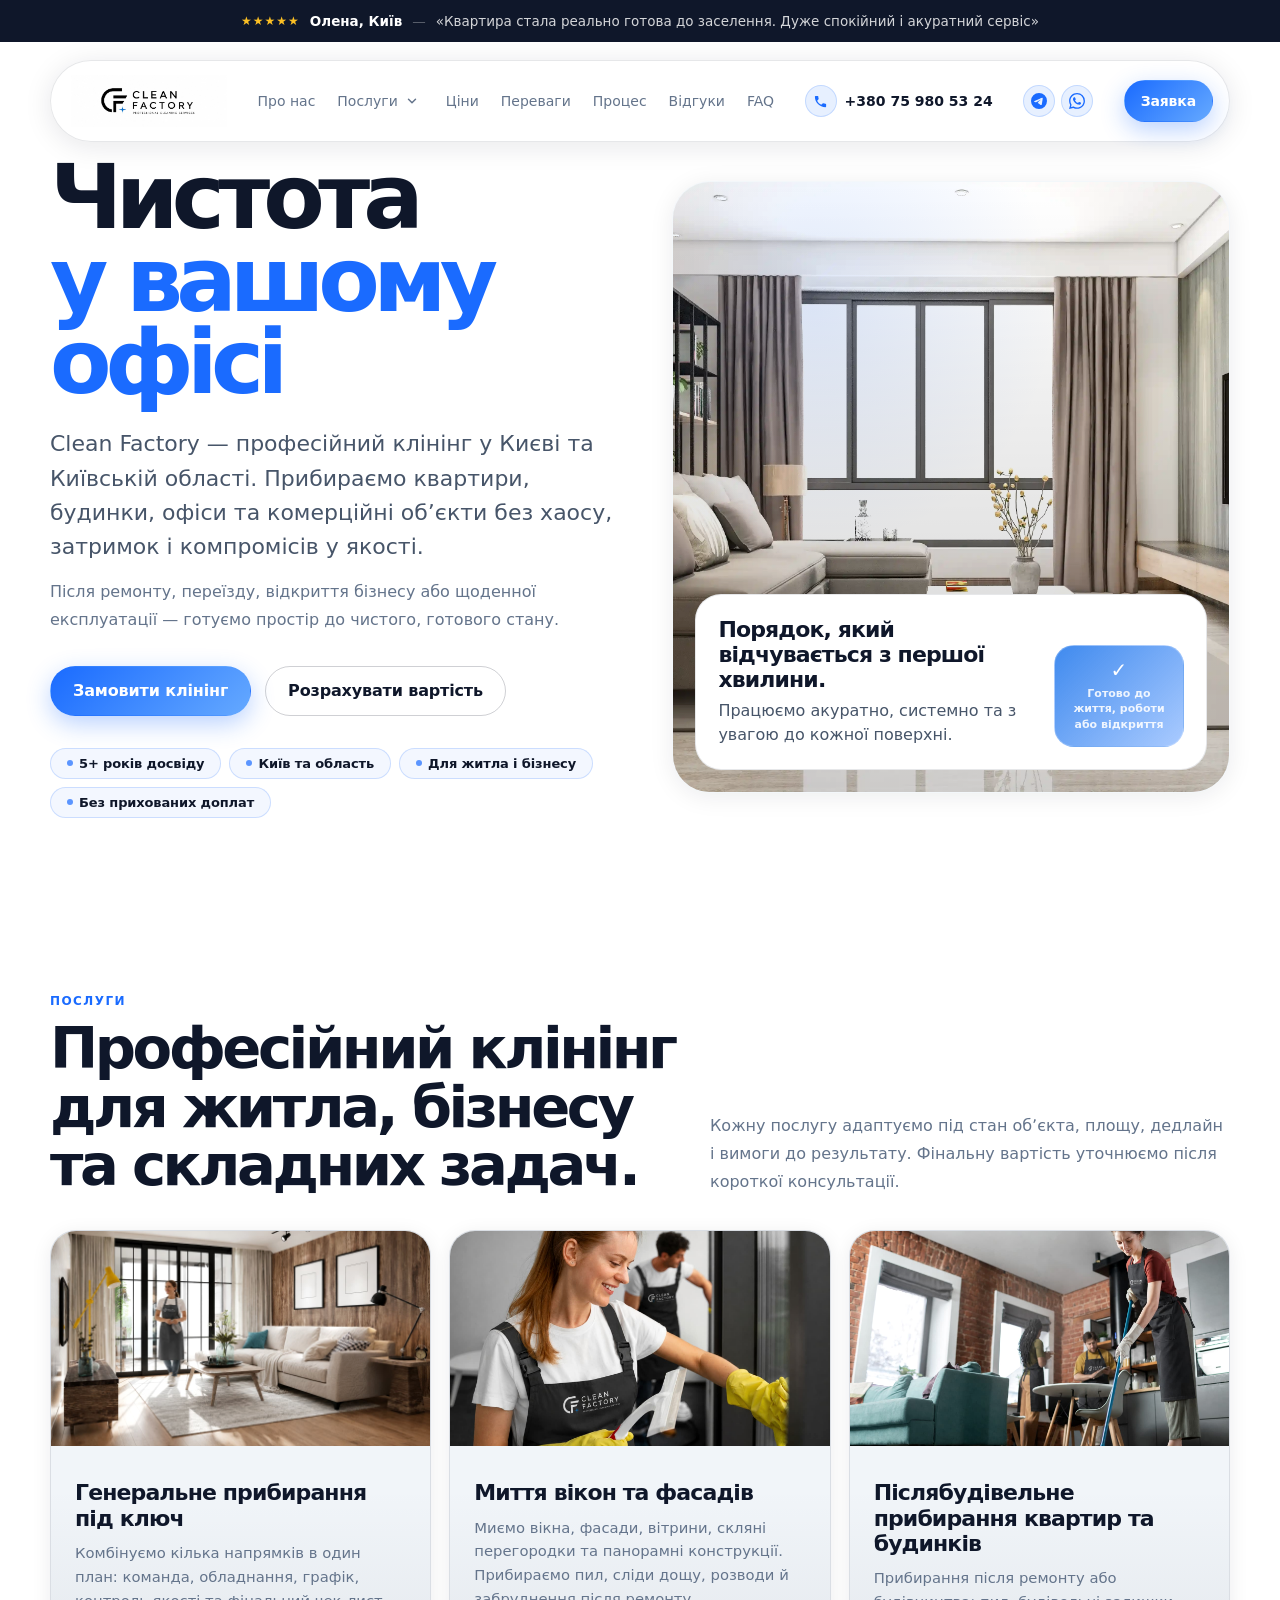
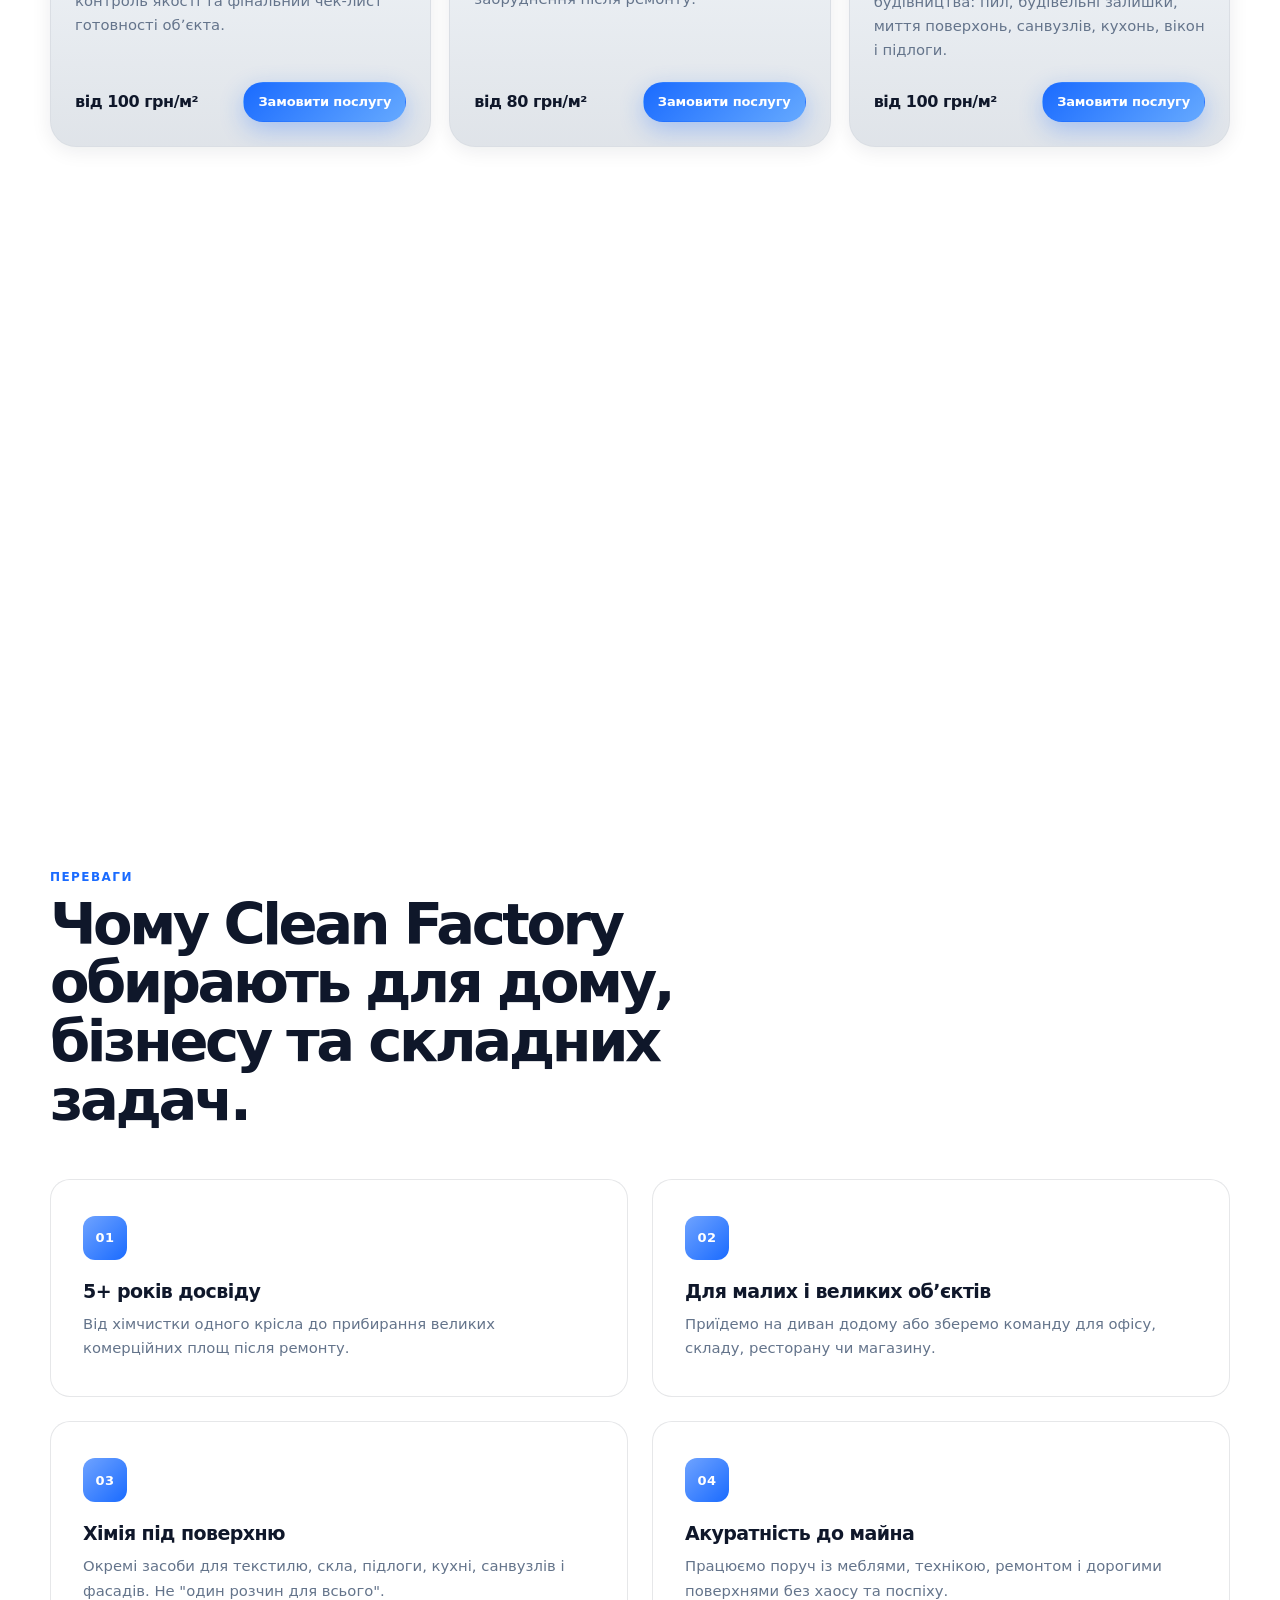
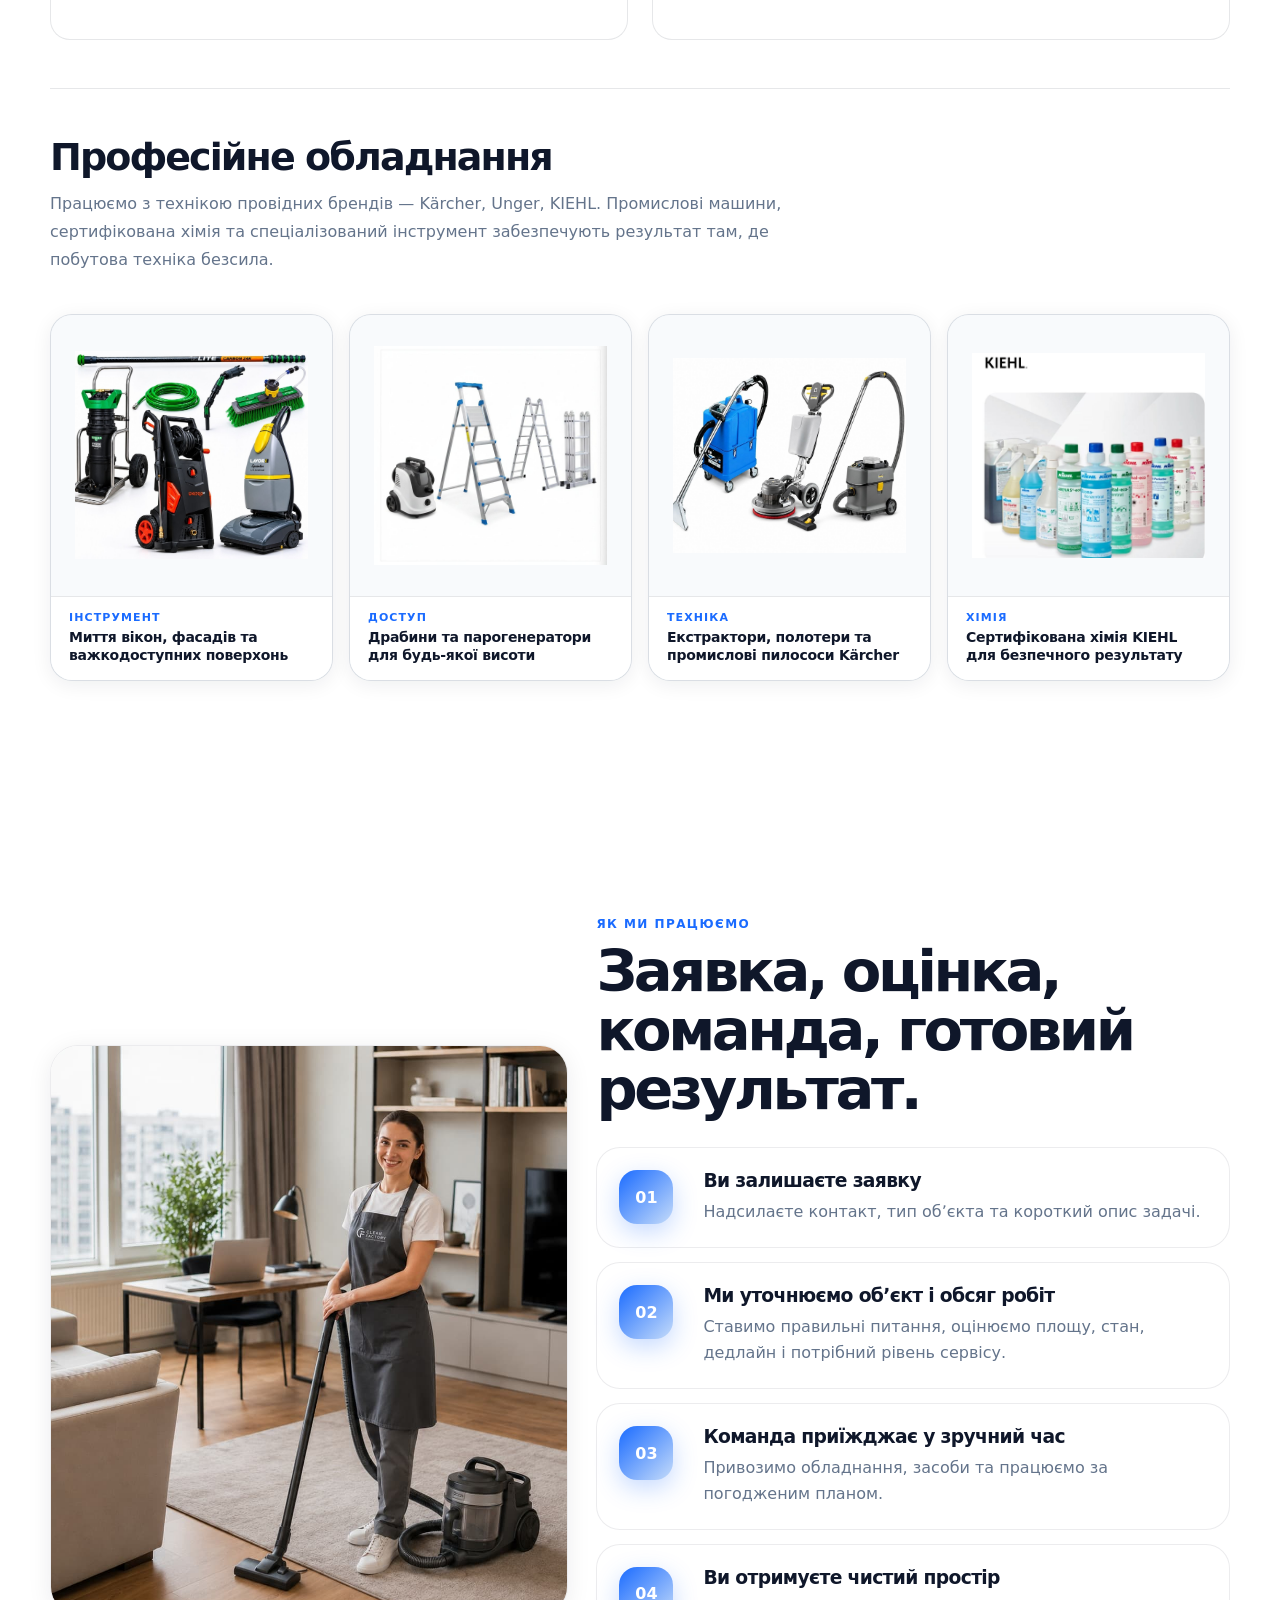
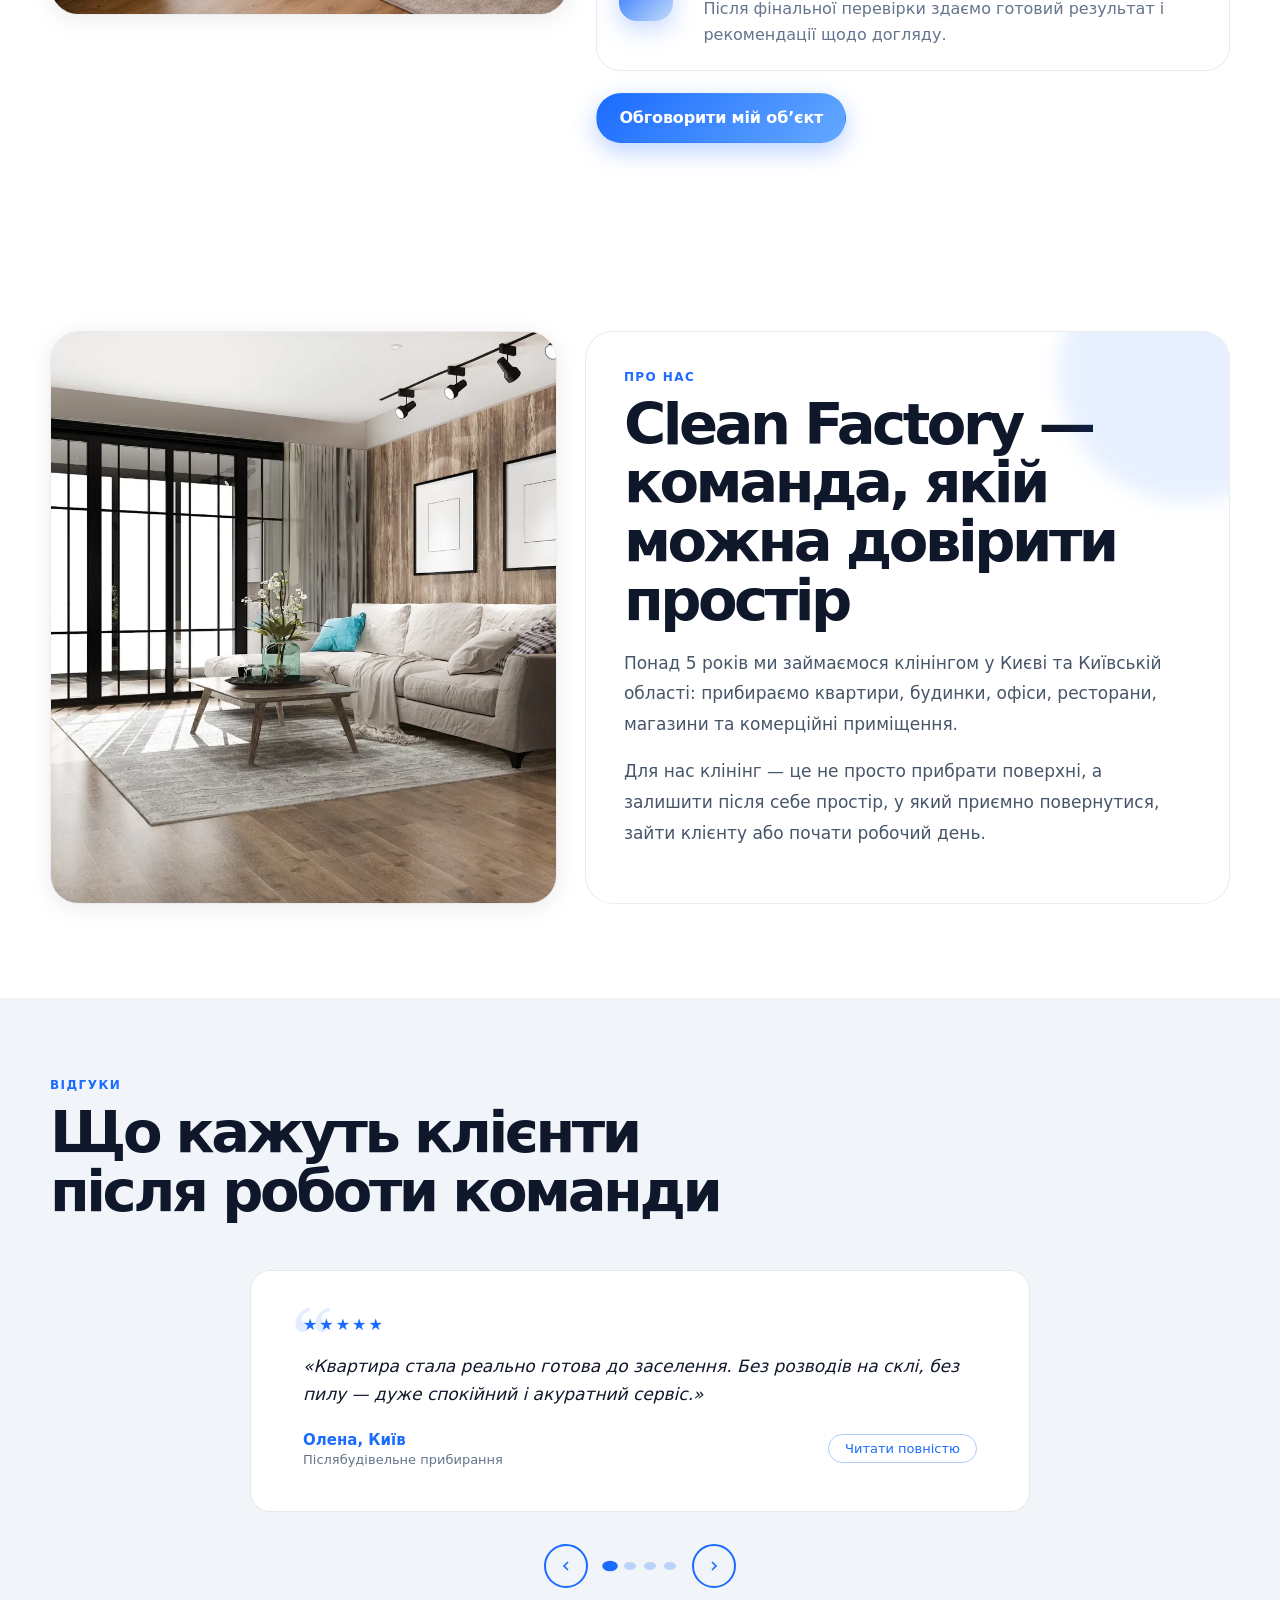
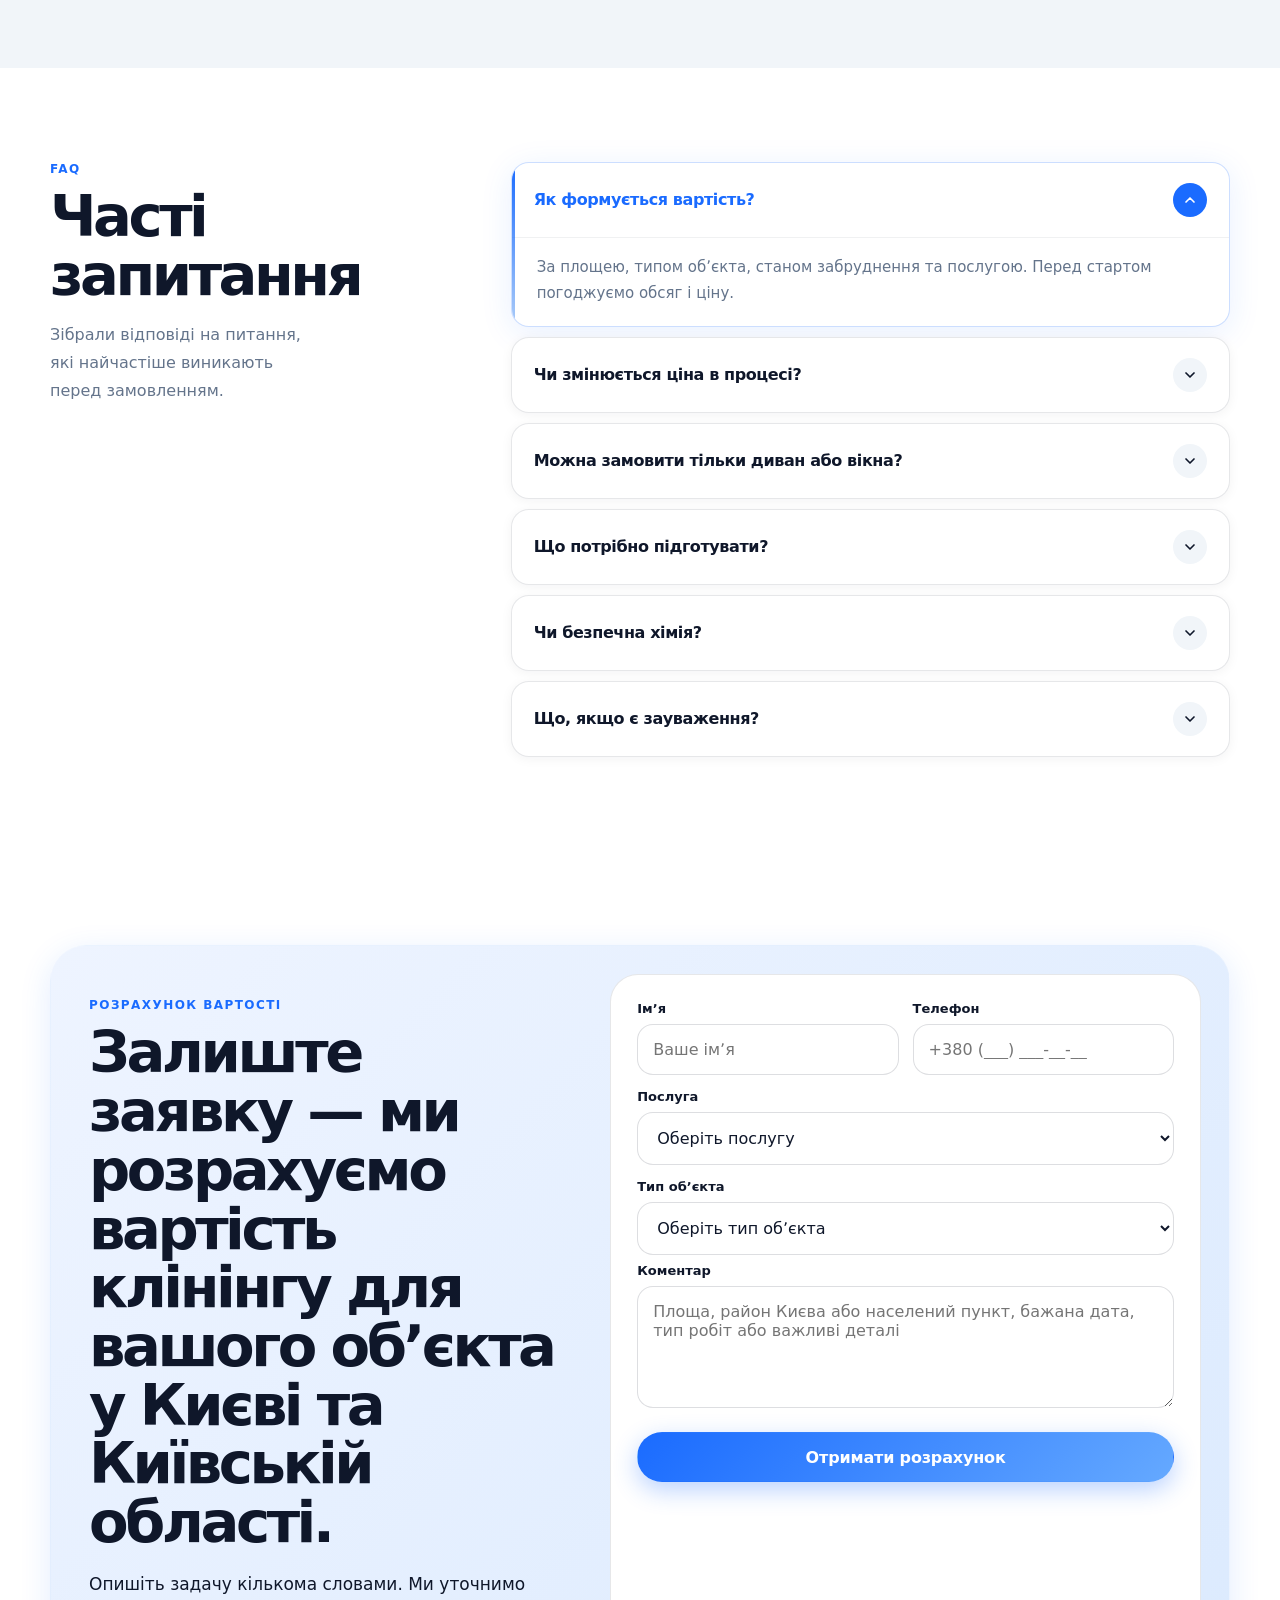
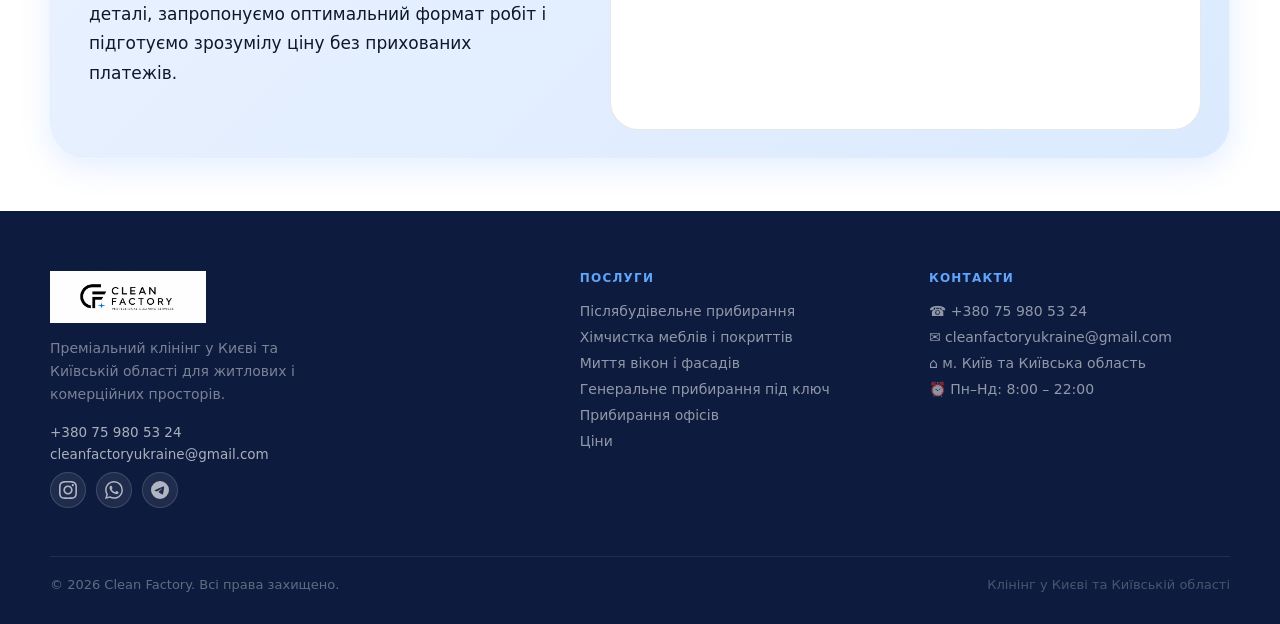
<file: index.html>
<!doctype html>
<html lang="uk">
<head>
  <!-- Google Tag Manager -->
<script>(function(w,d,s,l,i){w[l]=w[l]||[];w[l].push({'gtm.start':
new Date().getTime(),event:'gtm.js'});var f=d.getElementsByTagName(s)[0],
j=d.createElement(s),dl=l!='dataLayer'?'&l='+l:'';j.async=true;j.src=
'https://www.googletagmanager.com/gtm.js?id='+i+dl;f.parentNode.insertBefore(j,f);
})(window,document,'script','dataLayer','GTM-N98GH2J8');</script>
<!-- End Google Tag Manager -->
  <meta charset="UTF-8" />
  <meta name="viewport" content="width=device-width, initial-scale=1.0" />
  <meta name="description" content="Clean Factory — преміальний клінінг у Києві та Київській області. Післябудівельне прибирання, хімчистка меблів і покриттів, миття вікон для квартир, будинків, офісів і комерційних об'єктів." />
  <title>Clean Factory — Клінінг у Києві та Київській області</title>
  <style>
    :root {
      --black: #0f172a;
      --dark: #f1f5f9;
      --gray: #475569;
      --blue: #1A6BFF;
      --white: #ffffff;
      --glass: rgba(15,23,42,.05);
      --line: rgba(15,23,42,.1);
      --muted: #64748b;
      --shadow: 0 4px 24px rgba(15,23,42,.08);
      --radius: 28px;
      --radius-sm: 18px;
      --container: 1180px;
    }

    * { box-sizing: border-box; }
    html {
      scroll-behavior: smooth;
      scroll-padding-top: 132px; /* topbar 42px + nav gap + nav height */
    }
    @media (max-width: 1024px) {
      html { scroll-padding-top: 120px; }
    }
    @media (max-width: 720px) {
      html { scroll-padding-top: 108px; }
    }
    @media (max-width: 480px) {
      html { scroll-padding-top: 134px; }
    }
    body {
      margin: 0;
      font-family: Inter, Montserrat, ui-sans-serif, system-ui, -apple-system, BlinkMacSystemFont, "Segoe UI", sans-serif;
      background: #ffffff;
      color: var(--black);
      overflow-x: hidden;
    }

    body::before {
      content: "";
      position: fixed;
      inset: 0;
      pointer-events: none;
      background-image: none;
      z-index: -1;
    }

    a { color: inherit; text-decoration: none; }
    img { display: block; width: 100%; height: auto; }
    button, input, select, textarea { font: inherit; }

    .container {
      width: min(var(--container), calc(100% - 40px));
      margin: 0 auto;
    }


    /* Topbar reviews */
    .topbar {
      position: fixed;
      top: 0;
      left: 0;
      right: 0;
      height: 42px;
      background: #0f172a;
      display: flex;
      align-items: center;
      justify-content: center;
      z-index: 60;
      overflow: hidden;
    }
    .topbar-item {
      position: absolute;
      display: flex;
      align-items: center;
      gap: 10px;
      font-size: 13.5px;
      color: rgba(255,255,255,.82);
      opacity: 0;
      transition: opacity .6s ease;
      pointer-events: none;
      padding: 0 16px;
      text-align: center;
      white-space: nowrap;
    }
    .topbar-item.active { opacity: 1; pointer-events: auto; }
    .topbar-stars { color: #fbbf24; letter-spacing: 1px; font-size: 12px; }
    .topbar-name { font-weight: 700; color: #fff; }
    .topbar-sep { color: rgba(255,255,255,.3); }

    @media (max-width: 720px) {
      .topbar { height: 38px; }
      .topbar-item { font-size: 12.5px; gap: 7px; }
      .topbar-sep,
      .topbar-item > span:last-child { display: none; }
    }
    @media (max-width: 480px) {
      .topbar { height: 36px; }
      .topbar-item { font-size: 12px; }
      .topbar-stars { font-size: 11px; }
    }


    .nav {
      position: fixed;
      top: 60px;
      left: 50%;
      transform: translateX(-50%);
      width: min(var(--container), calc(100% - 32px));
      z-index: 50;
      display: flex;
      align-items: center;
      justify-content: space-between;
      gap: 20px;
      padding: 14px 16px 14px 20px;
      border: 1px solid var(--line);
      border-radius: 999px;
      background: rgba(255,255,255,.96);
      backdrop-filter: blur(12px);
      box-shadow: 0 4px 28px rgba(15,23,42,.1);
    }

    .logo {
      display: flex;
      align-items: center;
    }
    .logo-img {
      height: 52px;
      width: auto;
      object-fit: contain;
      display: block;
    }
    .nav-close { display: none !important; }
    .nav-cta-mobile { display: none !important; }

    .nav-phone {
      display: flex;
      align-items: center;
      gap: 8px;
      color: var(--black);
      font-size: 14px;
      font-weight: 600;
      white-space: nowrap;
      text-decoration: none;
      flex-shrink: 0;
      transition: color .25s ease;
    }
    .nav-phone:hover { color: var(--blue); }
    .nav-phone-icon {
      width: 32px;
      height: 32px;
      border-radius: 50%;
      background: rgba(26,107,255,.1);
      border: 1px solid rgba(26,107,255,.18);
      display: flex;
      align-items: center;
      justify-content: center;
      color: var(--blue);
      flex-shrink: 0;
      transition: background .25s ease;
    }
    .nav-phone:hover .nav-phone-icon { background: rgba(26,107,255,.2); }
    .nav-social {
      display: flex;
      align-items: center;
      gap: 6px;
    }
    .nav-social-link {
      width: 32px;
      height: 32px;
      border-radius: 50%;
      background: rgba(26,107,255,.1);
      border: 1px solid rgba(26,107,255,.18);
      display: flex;
      align-items: center;
      justify-content: center;
      color: var(--blue);
      flex-shrink: 0;
      transition: background .25s ease;
      text-decoration: none;
    }
    .nav-social-link:hover { background: rgba(26,107,255,.2); }
    .footer-social { display: flex; gap: 10px; margin-top: 10px; }
    .footer-social-link {
      width: 36px;
      height: 36px;
      border-radius: 50%;
      background: rgba(255,255,255,.08);
      border: 1px solid rgba(255,255,255,.14);
      display: flex;
      align-items: center;
      justify-content: center;
      color: rgba(255,255,255,.65);
      transition: background .2s, color .2s;
      text-decoration: none;
    }
    .footer-social-link:hover { background: rgba(255,255,255,.18); color: #fff; }
    @media (max-width: 720px) {
      .nav-phone-text { display: none; }
      .nav-phone-icon { width: 38px; height: 38px; }
    }
    .nav-links {
      display: flex;
      align-items: center;
      gap: 22px;
      color: var(--muted);
      font-size: 14px;
    }
    .nav-links a { transition: color .25s ease; }
    .nav-links a:hover { color: var(--black); }

    .btn {
      display: inline-flex;
      align-items: center;
      justify-content: center;
      gap: 10px;
      min-height: 50px;
      padding: 0 22px;
      border-radius: 999px;
      border: 1px solid transparent;
      font-weight: 750;
      letter-spacing: -.01em;
      cursor: pointer;
      transition: transform .25s ease, box-shadow .25s ease, border-color .25s ease, background .25s ease;
    }
    .btn-primary {
      background: linear-gradient(135deg, var(--blue), #65a9ff);
      color: var(--white);
      box-shadow: 0 8px 24px rgba(26,107,255,.3);
    }
    @media (hover: hover) {
      .btn-primary:hover { transform: translateY(-3px); box-shadow: 0 12px 32px rgba(26,107,255,.4); }
    }
    .btn-ghost {
      background: transparent;
      color: var(--black);
      border-color: rgba(15,23,42,.2);
    }
    @media (hover: hover) {
      .btn-ghost:hover { transform: translateY(-3px); background: rgba(15,23,42,.04); border-color: rgba(15,23,42,.3); }
    }
    .nav .btn { min-height: 42px; padding: 0 16px; font-size: 14px; }

    .hero {
      min-height: 100svh;
      display: grid;
      align-items: center;
      padding: 148px 0 74px;
      position: relative;
    }
    .hero-grid {
      display: grid;
      grid-template-columns: 1.02fr .98fr;
      gap: 42px;
      align-items: center;
    }
    .eyebrow {
      display: inline-flex;
      align-items: center;
      gap: 10px;
      padding: 9px 13px;
      border-radius: 999px;
      color: var(--blue);
      background: rgba(26,107,255,.08);
      border: 1px solid rgba(26,107,255,.2);
      font-size: 13px;
      letter-spacing: .02em;
      margin-bottom: 24px;
    }
    .dot { width: 8px; height: 8px; border-radius: 999px; background: var(--blue); box-shadow: 0 0 24px var(--blue); }
    h1 {
      margin: 0;
      font-size: clamp(46px, 7vw, 92px);
      line-height: .92;
      letter-spacing: -.075em;
      max-width: 760px;
    }
    .blue-text { color: var(--blue); }
    .hero-lead {
      margin: 24px 0 0;
      max-width: 670px;
      color: var(--gray);
      font-size: clamp(18px, 2vw, 22px);
      line-height: 1.55;
    }
    .hero-copy {
      margin: 14px 0 32px;
      max-width: 620px;
      color: var(--muted);
      line-height: 1.75;
    }
    .hero-actions { display: flex; flex-wrap: wrap; gap: 14px; margin-bottom: 32px; }
    .micro-benefits {
      display: flex;
      flex-wrap: wrap;
      gap: 8px;
      max-width: 640px;
    }
    .micro-benefits span {
      display: inline-flex;
      align-items: center;
      gap: 6px;
      padding: 7px 16px;
      border-radius: 999px;
      border: 1px solid rgba(26,107,255,.18);
      background: rgba(26,107,255,.05);
      color: var(--black);
      font-size: 13px;
      font-weight: 550;
      letter-spacing: -.01em;
      white-space: nowrap;
    }
    .micro-benefits span::before {
      content: '';
      display: inline-block;
      width: 6px;
      height: 6px;
      border-radius: 50%;
      background: var(--blue);
      flex-shrink: 0;
      opacity: .7;
    }

    .hero-visual {
      position: relative;
      min-height: 610px;
      border-radius: 38px;
      overflow: hidden;
      background: var(--dark);
      box-shadow: var(--shadow);
      border: 1px solid rgba(255,255,255,.14);
      isolation: isolate;
    }
    .hero-visual img { height: 100%; min-height: 610px; object-fit: cover; filter: saturate(.96) contrast(1.05); }
    .hero-visual::before {
      content: "";
      position: absolute;
      inset: 0;
      background: linear-gradient(180deg, transparent, rgba(0,0,0,.18)), radial-gradient(circle at 25% 20%, rgba(26,107,255,.12), transparent 38%);
      z-index: 1;
    }
    .hero-card {
      position: absolute;
      left: 22px;
      right: 22px;
      bottom: 22px;
      z-index: 2;
      display: grid;
      grid-template-columns: 1fr auto;
      gap: 16px;
      align-items: end;
      padding: 22px;
      border-radius: 26px;
      background: #ffffff;
      border: 1px solid rgba(15,23,42,.1);
      backdrop-filter: blur(0px);
    }
    .hero-card strong { display: block; font-size: 22px; letter-spacing: -.04em; }
    .hero-card p { margin: 7px 0 0; color: var(--gray); line-height: 1.5; }
    .score {
      min-width: 112px;
      max-width: 130px;
      padding: 14px 16px;
      border-radius: 20px;
      display: flex;
      flex-direction: column;
      align-items: center;
      justify-content: center;
      text-align: center;
      gap: 6px;
      background: linear-gradient(135deg, rgba(47,128,237,.92), rgba(100,160,255,.55));
      border: 1px solid rgba(255,255,255,.22);
    }
    .score::before {
      content: '✓';
      display: block;
      font-size: 20px;
      font-weight: 800;
      color: #fff;
      line-height: 1;
    }
    .score small { display: block; font-size: 11px; color: rgba(255,255,255,.88); font-weight: 600; letter-spacing: 0; line-height: 1.4; }

    section { padding: 94px 0; }
    .section-head {
      display: flex;
      justify-content: space-between;
      gap: 28px;
      align-items: end;
      margin-bottom: 34px;
    }
    .section-kicker { color: var(--blue); font-weight: 800; letter-spacing: .12em; text-transform: uppercase; font-size: 12px; margin-bottom: 12px; }
    h2 {
      margin: 0;
      font-size: clamp(34px, 4.5vw, 58px);
      line-height: 1.02;
      letter-spacing: -.06em;
      max-width: 760px;
    }
    .section-text { color: var(--muted); line-height: 1.75; max-width: 520px; margin: 0; }

    .about-grid {
      display: grid;
      grid-template-columns: .88fr 1.12fr;
      gap: 28px;
      align-items: stretch;
    }
    .about-photo {
      border-radius: var(--radius);
      overflow: hidden;
      border: 1px solid rgba(15,23,42,.08);
      min-height: 520px;
      box-shadow: var(--shadow);
    }
    .about-photo img { height: 100%; object-fit: cover; }
    .about-content {
      border-radius: var(--radius);
      background: #ffffff;
      border: 1px solid rgba(15,23,42,.08);
      padding: 38px;
      display: flex;
      flex-direction: column;
      justify-content: space-between;
      overflow: hidden;
      position: relative;
    }
    .about-content::after {
      content: "";
      position: absolute;
      width: 260px;
      height: 260px;
      border-radius: 999px;
      right: -90px;
      top: -90px;
      background: rgba(26,107,255,.1);
      filter: blur(10px);
    }
    .about-content p { color: var(--gray); line-height: 1.8; font-size: 17px; max-width: 720px; position: relative; z-index: 2; }
    .stats {
      display: grid;
      grid-template-columns: repeat(3,1fr);
      gap: 12px;
      position: relative;
      z-index: 2;
      margin-top: 28px;
    }
    .stat { padding: 20px; border: 1px solid var(--line); border-radius: 20px; background: #ffffff; }
    .stat b { display: block; font-size: 34px; letter-spacing: -.05em; }
    .stat span { color: var(--muted); font-size: 13px; }

    .services-grid {
      display: grid;
      grid-template-columns: repeat(3, 1fr);
      gap: 18px;
    }
    .service-card {
      position: relative;
      min-height: 465px;
      border-radius: 26px;
      overflow: hidden;
      border: 1px solid var(--line);
      background: var(--dark);
      box-shadow: 0 4px 20px rgba(15,23,42,.08);
      transition: transform .28s ease, border-color .28s ease, box-shadow .28s ease;
      display: flex;
      flex-direction: column;
    }
    @media (hover: hover) {
      .service-card:hover { transform: translateY(-8px); border-color: rgba(26,107,255,.45); box-shadow: 0 12px 40px rgba(15,23,42,.12); }
    }
    .service-card img { height: 215px; object-fit: cover; filter: saturate(.95) contrast(1.03); flex-shrink: 0; }
    .service-card::before {
      content: "";
      position: absolute;
      inset: 0;
      background: linear-gradient(to bottom, transparent 50%, rgba(15,23,42,.08));
      pointer-events: none;
    }
    .service-body { padding: 24px; position: relative; flex: 1; display: flex; flex-direction: column; }
    .service-index { color: var(--blue); font-weight: 800; font-size: 12px; letter-spacing: .14em; }
    .service-body h3 { margin: 10px 0 10px; font-size: 22px; line-height: 1.15; letter-spacing: -.04em; }
    .service-body p { margin: 0; color: var(--muted); line-height: 1.62; font-size: 14.8px; }
    .service-bottom {
      display: flex;
      align-items: center;
      justify-content: space-between;
      gap: 12px;
      margin-top: auto;
      padding-top: 20px;
    }
    .price { color: var(--black); font-weight: 850; letter-spacing: -.03em; }
    .service-bottom .btn { min-height: 40px; padding: 0 14px; font-size: 13px; }


    /* Benefit cards */
    .benefit-cards {
      display: grid;
      grid-template-columns: repeat(2, 1fr);
      gap: 24px;
      margin: 48px 0;
    }
    .benefit-card {
      background: var(--white);
      border: 1px solid var(--line);
      border-radius: 20px;
      padding: 36px 32px;
      transition: border-color .25s, box-shadow .25s;
    }
    .benefit-card:hover { border-color: rgba(26,107,255,.35); box-shadow: 0 8px 28px rgba(15,23,42,.08); }
    .benefit-card-num {
      display: inline-flex;
      width: 44px;
      height: 44px;
      border-radius: 12px;
      background: linear-gradient(135deg, #6fa3ff, #1a6bff);
      color: #fff;
      font-weight: 800;
      font-size: 13px;
      align-items: center;
      justify-content: center;
      margin-bottom: 20px;
      letter-spacing: .04em;
    }
    .benefit-card h3 { font-size: 19px; margin: 0 0 10px; letter-spacing: -.03em; }
    .benefit-card p { color: var(--muted); line-height: 1.65; margin: 0; font-size: 14.8px; }

    /* Reviews slider */
    #reviews { padding: 80px 0; background: var(--dark); }
    .reviews-wrap { position: relative; margin-top: 48px; }
    .reviews-overflow { overflow: hidden; border-radius: 20px; }
    .reviews-track {
      display: flex;
      transition: transform .55s cubic-bezier(.4,0,.2,1);
    }
    .review-card {
      min-width: 100%;
      padding: 0;
    }
    .review-inner {
      background: var(--white);
      border: 1px solid var(--line);
      border-radius: 20px;
      padding: 44px 52px;
      max-width: 780px;
      margin: 0 auto;
      position: relative;
    }
    .review-inner::before {
      content: "\201C";
      position: absolute;
      top: 20px;
      left: 40px;
      font-size: 96px;
      line-height: 1;
      color: rgba(26,107,255,.12);
      font-family: Georgia, serif;
      pointer-events: none;
    }
    .review-stars { color: var(--blue); font-size: 16px; margin-bottom: 18px; letter-spacing: 2px; }
    .review-quote { font-size: 17px; line-height: 1.68; color: var(--black); margin: 0 0 22px; font-style: italic; position: relative; z-index: 1; }
    .review-footer { display: flex; align-items: center; justify-content: space-between; gap: 12px; flex-wrap: wrap; }
    .review-author { font-weight: 700; font-size: 15px; color: var(--blue); }
    .review-service { font-size: 13px; color: var(--muted); margin-top: 3px; }
    .review-expand-btn { background: none; border: 1px solid rgba(26,107,255,.35); color: var(--blue); font-size: 13px; padding: 6px 16px; border-radius: 999px; cursor: pointer; transition: background .2s, color .2s; white-space: nowrap; flex-shrink: 0; }
    .review-expand-btn:hover { background: var(--blue); color: #fff; border-color: var(--blue); }
    .review-full-text { font-size: 15px; line-height: 1.7; color: var(--muted); margin: 18px 0 0; display: none; }
    .review-full-text.open { display: block; }
    .reviews-controls {
      display: flex;
      align-items: center;
      justify-content: center;
      gap: 16px;
      margin-top: 32px;
    }
    .reviews-btn {
      width: 44px;
      height: 44px;
      border-radius: 50%;
      border: 2px solid var(--blue);
      background: transparent;
      color: var(--blue);
      font-size: 18px;
      cursor: pointer;
      display: flex;
      align-items: center;
      justify-content: center;
      transition: background .2s, color .2s;
      flex-shrink: 0;
    }
    .reviews-btn:hover { background: var(--blue); color: #fff; }
    .reviews-dots { display: flex; gap: 8px; align-items: center; }
    .reviews-dot {
      width: 8px;
      height: 8px;
      border-radius: 50%;
      background: rgba(26,107,255,.25);
      cursor: pointer;
      transition: background .25s, transform .25s;
      border: none;
    }
    .reviews-dot.active { background: var(--blue); transform: scale(1.3); }

    /* Feature blocks (Equipment / Team / etc.) */
    .feat-blocks { margin-top: 16px; }
    .feat-block {
      padding: 48px 0;
      border-top: 1px solid var(--line);
    }
    .feat-block-head {
      display: grid;
      grid-template-columns: 68px 1fr;
      gap: 32px;
      align-items: start;
      margin-bottom: 32px;
    }
    .feat-num {
      font-size: 12px;
      font-weight: 800;
      letter-spacing: .14em;
      text-transform: uppercase;
      color: var(--blue);
      padding-top: 10px;
    }
    .feat-title {
      margin: 0 0 12px;
      font-size: clamp(26px, 3vw, 38px);
      letter-spacing: -.05em;
      line-height: 1.08;
    }
    .feat-desc {
      margin: 0;
      color: var(--muted);
      line-height: 1.74;
      font-size: 16px;
      max-width: 740px;
    }
    .feat-block--full .feat-block-head { grid-template-columns: 1fr; }

    .process-wrap {
      display: grid;
      grid-template-columns: .9fr 1.1fr;
      gap: 28px;
      align-items: center;
    }
    .process-visual { position: relative; border-radius: var(--radius); overflow: hidden; border: 1px solid rgba(15,23,42,.08); min-height: 570px; box-shadow: var(--shadow); }
    .process-visual img { position: absolute; inset: 0; width: 100%; height: 100%; object-fit: cover; display: block; }
    .steps { display: grid; gap: 14px; }
    .step {
      display: grid;
      grid-template-columns: 66px 1fr;
      gap: 18px;
      align-items: start;
      padding: 22px;
      border-radius: 24px;
      border: 1px solid rgba(15,23,42,.08);
      background: #ffffff;
    }
    .step-number {
      color: #ffffff;
      width: 54px;
      height: 54px;
      border-radius: 18px;
      display: grid;
      place-items: center;
      background: linear-gradient(135deg, var(--blue), rgba(47,128,237,.28));
      font-weight: 850;
      box-shadow: 0 8px 24px rgba(26,107,255,.25);
    }
    .step h3 { margin: 0 0 8px; letter-spacing: -.035em; }
    .step p { margin: 0; color: var(--muted); line-height: 1.62; }
    .process-actions { margin-top: 22px; }

    /* FAQ */
    .faq-wrap {
      display: grid;
      grid-template-columns: minmax(210px, .9fr) 1.6fr;
      gap: 56px;
      align-items: start;
    }
    .faq-intro { position: sticky; top: 140px; }
    .faq-intro .section-text { margin-top: 16px; max-width: 270px; }
    .faq-list { display: flex; flex-direction: column; gap: 10px; }
    .faq-item {
      position: relative;
      background: var(--white);
      border-radius: var(--radius-sm);
      border: 1px solid var(--line);
      box-shadow: 0 2px 12px rgba(15,23,42,.05);
      overflow: hidden;
      transition: border-color .25s, box-shadow .25s;
    }
    .faq-item::before {
      content: '';
      position: absolute;
      left: 0; top: 0; bottom: 0;
      width: 3px;
      background: linear-gradient(180deg, var(--blue), rgba(47,128,237,.4));
      opacity: 0;
      transition: opacity .3s;
    }
    .faq-item.open {
      border-color: rgba(26,107,255,.22);
      box-shadow: 0 6px 32px rgba(26,107,255,.1);
    }
    .faq-item.open::before { opacity: 1; }
    .faq-question {
      width: 100%;
      background: none;
      border: none;
      cursor: pointer;
      display: flex;
      justify-content: space-between;
      align-items: center;
      gap: 16px;
      padding: 20px 22px;
      text-align: left;
      font-size: 16px;
      font-weight: 700;
      color: var(--black);
      letter-spacing: -.025em;
      line-height: 1.4;
      transition: color .2s;
    }
    .faq-question:hover { color: var(--blue); }
    .faq-item.open .faq-question { color: var(--blue); }
    .faq-chevron {
      flex-shrink: 0;
      width: 34px; height: 34px;
      border-radius: 50%;
      background: var(--dark);
      display: grid;
      place-items: center;
      transition: background .25s, transform .38s cubic-bezier(.4,0,.2,1);
    }
    .faq-chevron svg { stroke: var(--black); transition: stroke .25s; }
    .faq-item.open .faq-chevron { background: var(--blue); transform: rotate(180deg); }
    .faq-item.open .faq-chevron svg { stroke: #fff; }
    .faq-answer {
      display: grid;
      grid-template-rows: 0fr;
      transition: grid-template-rows .38s cubic-bezier(.4,0,.2,1);
    }
    .faq-item.open .faq-answer { grid-template-rows: 1fr; }
    .faq-answer-inner { overflow: hidden; }
    .faq-answer-body {
      padding: 0 22px 20px 25px;
      color: var(--muted);
      line-height: 1.75;
      font-size: 15px;
      border-top: 1px solid rgba(15,23,42,.06);
      padding-top: 16px;
    }

    .gallery {
      display: grid;
      grid-template-columns: 1.18fr .82fr .82fr;
      grid-auto-rows: 260px;
      gap: 16px;
    }
    .gallery-item {
      position: relative;
      overflow: hidden;
      border-radius: 26px;
      border: 1px solid var(--line);
      background: var(--dark);
      box-shadow: 0 4px 16px rgba(15,23,42,.08);
    }
    .gallery-item:nth-child(1) { grid-row: span 2; }
    .gallery-item:nth-child(4) { grid-column: span 2; }
    .gallery-item img { height: 100%; object-fit: cover; transition: transform .6s ease; }
    @media (hover: hover) {
      .gallery-item:hover img { transform: scale(1.055); }
    }
    .caption {
      position: absolute;
      left: 14px;
      bottom: 14px;
      padding: 10px 13px;
      border-radius: 999px;
      background: rgba(26,107,255,.25);
      border: 1px solid rgba(255,255,255,.16);
      backdrop-filter: blur(14px);
      color: rgb(255, 255, 255);
      font-size: 13px;
      font-weight: 700;
    }

    /* Team photo grid */
    .team-grid {
      display: grid;
      grid-template-columns: repeat(4, 1fr);
      gap: 16px;
    }
    .team-card {
      border-radius: 22px;
      overflow: hidden;
      border: 1px solid var(--line);
      background: var(--dark);
      box-shadow: 0 4px 20px rgba(15,23,42,.07);
      transition: transform .28s ease, box-shadow .28s ease;
    }
    @media (hover: hover) {
      .team-card:hover { transform: translateY(-6px); box-shadow: 0 12px 36px rgba(15,23,42,.13); }
    }
    .team-card img {
      width: 100%;
      aspect-ratio: 3 / 4;
      object-fit: cover;
      object-position: top center;
      display: block;
    }

    /* Equipment showcase */
    .equip-grid {
      display: grid;
      grid-template-columns: repeat(4, 1fr);
      gap: 16px;
      margin-top: 40px;
    }
    .equip-card {
      border-radius: 22px;
      overflow: hidden;
      border: 1px solid var(--line);
      background: var(--dark);
      box-shadow: 0 4px 20px rgba(15,23,42,.07);
      transition: transform .28s ease, box-shadow .28s ease;
    }
    @media (hover: hover) {
      .equip-card:hover { transform: translateY(-6px); box-shadow: 0 12px 36px rgba(15,23,42,.13); }
    }
    .equip-card-img {
      width: 100%;
      aspect-ratio: 1 / 1;
      object-fit: contain;
      background: #f8fafc;
      padding: 24px;
    }
    .equip-card-label {
      padding: 14px 18px 16px;
      background: #ffffff;
      border-top: 1px solid var(--line);
    }
    .equip-card-label span {
      display: block;
      font-size: 11px;
      font-weight: 800;
      letter-spacing: .1em;
      text-transform: uppercase;
      color: var(--blue);
      margin-bottom: 4px;
    }
    .equip-card-label p {
      margin: 0;
      font-size: 14px;
      font-weight: 650;
      color: var(--black);
      letter-spacing: -.02em;
      line-height: 1.3;
    }

    .cta-section { padding-bottom: 38px; }
    .cta-card {
      display: grid;
      grid-template-columns: .92fr 1.08fr;
      gap: 28px;
      padding: 28px;
      border-radius: 36px;
      border: 1px solid rgba(255,255,255,.16);
      background: linear-gradient(135deg, #EEF4FF 0%, #DBEAFE 100%);
      box-shadow: 0 8px 32px rgba(26,107,255,.12);
      overflow: hidden;
      position: relative;
    }
    .cta-info { padding: 24px 18px 24px 10px; }
    .cta-info p { color: var(--black); line-height: 1.75; font-size: 17px; }
    .contact-list { display: grid; gap: 12px; margin-top: 28px; }
    .contact-list a, .contact-list span {
      display: flex;
      gap: 12px;
      align-items: center;
      color: var(--gray);
      padding: 14px 16px;
      border-radius: 18px;
      background: rgba(255,255,255,.7);
      border: 1px solid rgba(15,23,42,.08);
    }
    .form {
      padding: 26px;
      border-radius: 28px;
      background: #ffffff;
      border: 1px solid rgba(15,23,42,.1);
      backdrop-filter: none;
    }
    .form-grid { display: grid; grid-template-columns: repeat(2,1fr); gap: 14px; }
    .field { display: grid; gap: 8px; }
    .field.full { grid-column: 1 / -1; }
    label { color: var(--black); font-size: 13px; font-weight: 700; }
    input, select, textarea {
      width: 100%;
      border: 1px solid rgba(15,23,42,.14);
      background: #ffffff;
      color: var(--black);
      border-radius: 16px;
      padding: 15px 15px;
      outline: none;
      transition: border-color .25s ease, box-shadow .25s ease, background .25s ease;
    }
    select option { background: #ffffff; color: #0f172a; }
    textarea { min-height: 122px; resize: vertical; }
    input:focus, select:focus, textarea:focus {
      border-color: rgba(26,107,255,.7);
      box-shadow: 0 0 0 4px rgba(26,107,255,.12);
      background: #ffffff;
    }
    .form .btn { width: 100%; margin-top: 16px; }
    .form-note { color: var(--gray); font-size: 12.5px; line-height: 1.5; margin: 14px 0 0; }

    .site-footer {
      padding: 60px 0 0;
      color: rgba(255,255,255,.55);
      font-size: 14px;
      border-top: none;
      background: #0d1b3e;
    }
    .footer-top {
      display: grid;
      grid-template-columns: 1.6fr 1fr 1fr;
      gap: 48px;
      padding-bottom: 48px;
    }
    .footer-logo { font-size: 16px; margin-bottom: 14px; }
    .footer-desc { color: rgba(255,255,255,.45); line-height: 1.65; margin: 0 0 18px; max-width: 280px; }
    .footer-contacts-inline { display: flex; flex-direction: column; gap: 6px; }
    .footer-contacts-inline a { color: rgba(255,255,255,.65); font-size: 13.5px; transition: color .2s; }
    .footer-contacts-inline a:hover { color: var(--white); }
    .footer-col-title {
      font-weight: 700;
      font-size: 12px;
      letter-spacing: .1em;
      text-transform: uppercase;
      color: #60a5fa;
      margin-bottom: 18px;
    }
    .footer-col ul { list-style: none; margin: 0; padding: 0; display: flex; flex-direction: column; gap: 10px; }
    .footer-col ul li a,
    .footer-col ul li span { color: rgba(255,255,255,.55); transition: color .2s; font-size: 14px; }
    .footer-col ul li a:hover { color: var(--white); }
    .footer-bottom {
      display: flex;
      justify-content: space-between;
      align-items: center;
      gap: 16px;
      border-top: 1px solid rgba(255,255,255,.08);
      padding: 20px 0 32px;
      font-size: 13px;
      color: rgba(255,255,255,.35);
    }
    .footer-tagline { color: rgba(255,255,255,.25); }

    .reveal { opacity: 0; transform: translateY(26px); transition: opacity .75s ease, transform .75s ease; }
    .reveal.in-view { opacity: 1; transform: translateY(0); }

    .mobile-menu-btn { display: none; }

    .nav-burger {
      display: none;
      flex-direction: column;
      justify-content: center;
      gap: 5px;
      width: 40px;
      height: 40px;
      padding: 8px;
      background: var(--glass);
      border: 1px solid var(--line);
      border-radius: 10px;
      cursor: pointer;
      flex-shrink: 0;
    }
    .nav-burger span {
      display: block;
      width: 100%;
      height: 2px;
      background: var(--black);
      border-radius: 2px;
      transition: transform .25s ease, opacity .25s ease;
      transform-origin: center;
    }
    .nav-burger.open span:nth-child(1) { transform: translateY(7px) rotate(45deg); }
    .nav-burger.open span:nth-child(2) { opacity: 0; transform: scaleX(0); }
    .nav-burger.open span:nth-child(3) { transform: translateY(-7px) rotate(-45deg); }

    .nav-overlay {
      display: none;
      position: fixed;
      inset: 0;
      background: rgba(0,0,0,.55);
      z-index: 40;
      backdrop-filter: blur(4px);
      opacity: 0;
      pointer-events: none;
      transition: opacity .25s ease;
    }
    .nav-overlay.open { opacity: 1; pointer-events: auto; }

    @media (max-width: 1024px) {
      .hero-grid, .about-grid, .process-wrap, .faq-wrap, .cta-card { grid-template-columns: 1fr; }
      .faq-intro { position: static; }
      .services-grid, .benefits { grid-template-columns: repeat(2, 1fr); }
      .equip-grid, .team-grid { grid-template-columns: repeat(2, 1fr); }
      .review-inner { padding: 36px 40px; }
      .services-grid { grid-template-columns: repeat(2, 1fr); }
      .gallery { grid-template-columns: repeat(2, 1fr); }
      .gallery-item:nth-child(1), .gallery-item:nth-child(4) { grid-row: auto; grid-column: auto; }
      .nav-links { display: none; }
      .nav-burger { display: flex; }
      .nav-links.open {
        display: flex;
        flex-direction: column;
        align-items: flex-start;
        gap: 0;
        position: fixed;
        top: 0;
        left: 0;
        right: 0;
        background: rgba(17,17,17,.97);
        backdrop-filter: blur(24px);
        border-bottom: 1px solid var(--line);
        padding: 72px 24px 32px;
        z-index: 65;
        animation: slideDown .28s ease;
      }
      .nav-links.open a {
        width: 100%;
        font-size: 18px;
        font-weight: 600;
        color: var(--white);
        padding: 14px 0;
        border-bottom: 1px solid var(--line);
      }
      .nav-links.open a:last-child { border-bottom: none; }
      .nav-close {
        display: none;
        position: absolute;
        top: 16px;
        right: 16px;
        width: 40px;
        height: 40px;
        align-items: center;
        justify-content: center;
        background: #ffffff;
        border: 1px solid var(--line);
        border-radius: 10px;
        color: var(--black);
        font-size: 22px;
        line-height: 1;
        cursor: pointer;
      }
      .nav-links.open .nav-close { display: flex !important; }
      .nav-links.open .nav-cta-mobile {
        display: inline-flex;
        margin-top: 20px;
        width: 100%;
        justify-content: center;
        padding: 0 22px;
        min-height: 50px;
        border-bottom: none !important;
        font-size: 15px;
      }
      .nav-overlay { display: block; }

      .hero {
        overflow: hidden;
        background:
          radial-gradient(ellipse 65% 55% at 94% 6%, rgba(26,107,255,.11) 0%, transparent 60%),
          radial-gradient(ellipse 55% 45% at 6% 90%, rgba(26,107,255,.07) 0%, transparent 55%),
          #fff;
      }
      .hero::before {
        content: '';
        position: absolute;
        width: 380px;
        height: 380px;
        border-radius: 50%;
        background: radial-gradient(circle, rgba(26,107,255,.24) 0%, rgba(101,169,255,.07) 55%, transparent 100%);
        right: -110px;
        top: 10px;
        filter: blur(56px);
        animation: orbDrift 7s ease-in-out infinite;
        pointer-events: none;
        z-index: 0;
      }
      .hero::after {
        content: '';
        position: absolute;
        width: 270px;
        height: 270px;
        border-radius: 50%;
        background: radial-gradient(circle, rgba(26,107,255,.18) 0%, rgba(101,169,255,.05) 60%, transparent 100%);
        left: -80px;
        bottom: 30px;
        filter: blur(48px);
        animation: orbDrift 9s ease-in-out infinite reverse;
        pointer-events: none;
        z-index: 0;
      }
      .hero .container { position: relative; z-index: 1; }
      .footer-top { grid-template-columns: 1fr 1fr; gap: 32px; }
      .footer-brand { grid-column: 1 / -1; }

      /* Hero: hide visual on tablet/mobile */
      .hero { padding-bottom: 40px; }
      .hero-visual { display: none; }
      .about-photo { display: none !important; }
      .process-visual { display: none !important; }
      .br-desktop { display: none; }
    }

    @media (max-width: 720px) {
      .benefit-cards { grid-template-columns: 1fr; }
      .review-inner { padding: 32px 28px; }
      .container { width: min(100% - 28px, var(--container)); }
      .nav { top: 52px; border-radius: 22px; width: calc(100% - 20px); gap: 8px; padding: 10px 12px 10px 16px; }
      .nav-social { display: none; }
      .nav-burger { display: flex; }
      .nav-links.open {
        display: flex;
        flex-direction: column;
        align-items: flex-start;
        gap: 0;
        position: fixed;
        top: 0;
        left: 0;
        right: 0;
        background: rgba(17,17,17,.97);
        backdrop-filter: blur(24px);
        border-bottom: 1px solid var(--line);
        padding: 72px 24px 32px;
        z-index: 45;
        animation: slideDown .28s ease;
      }
      .nav-links.open a {
        width: 100%;
        font-size: 18px;
        font-weight: 600;
        color: var(--white);
        padding: 14px 0;
        border-bottom: 1px solid var(--line);
      }
      .nav-links.open a:last-child { border-bottom: none; }
      .nav-close {
        display: none;
        position: absolute;
        top: 16px;
        right: 16px;
        width: 40px;
        height: 40px;
        align-items: center;
        justify-content: center;
        background: #ffffff;
        border: 1px solid var(--line);
        border-radius: 10px;
        color: var(--black);
        font-size: 22px;
        line-height: 1;
        cursor: pointer;
      }
      .nav-links.open .nav-close { display: flex !important; }
      .nav-links.open .nav-cta-mobile {
        display: inline-flex;
        margin-top: 20px;
        width: 100%;
        justify-content: center;
        padding: 0 22px;
        min-height: 50px;
        border-bottom: none !important;
        font-size: 15px;
      }
      .nav-overlay { display: block; }
      @keyframes slideDown { from { transform: translateY(-100%); opacity: 0; } to { transform: translateY(0); opacity: 1; } }
      .hero { padding-top: 132px; padding-bottom: 60px; }
      .hero-grid { gap: 0; }
      h1 { font-size: clamp(36px, 11vw, 56px); }
      .hero-lead { font-size: 16px; }
      .hero-actions { flex-direction: column; }
      .btn { width: 100%; }
      .nav .btn { width: auto; }
      .micro-benefits { display: none; }
      .score { min-width: 100px; max-width: 120px; padding: 12px; }
      section { padding: 56px 0; }
      .section-head { display: block; }
      .section-text { margin-top: 16px; }
      .about-content { padding: 24px; }
      .stats, .services-grid, .benefits, .form-grid { grid-template-columns: 1fr; }
      .feat-block { padding: 32px 0; }
      .feat-block-head { grid-template-columns: 1fr; gap: 12px; }
      .feat-num { padding-top: 0; }
      .equip-grid { grid-template-columns: repeat(2, 1fr); gap: 12px; }
      .service-card { min-height: auto; }
      .gallery { grid-template-columns: 1fr; grid-auto-rows: 220px; }
      .step { grid-template-columns: 1fr; }
      .cta-card { padding: 18px; border-radius: 28px; }
      .form { padding: 18px; }
      textarea { min-height: 100px; }
      .footer-top { grid-template-columns: 1fr; gap: 32px; }
      .footer-brand { grid-column: auto; }
      .footer-bottom { flex-direction: column; align-items: flex-start; gap: 8px; }
      .footer-tagline { display: none; }
      .br-desktop { display: none; }
      .about-photo { display: none !important; }
    }

    @media (max-width: 480px) {
      .container { width: min(100% - 20px, var(--container)); }
      .nav { width: calc(100% - 16px); padding: 10px 12px 10px 16px; top: 52px; }
      h1 { font-size: clamp(30px, 9vw, 46px); }
      .hero { padding-top: 134px; padding-bottom: 48px; min-height: auto; }
      .micro-benefits { display: none; }
      .services-grid, .benefits { grid-template-columns: 1fr; }
      .stat-number { font-size: 34px; }
      .section-kicker { font-size: 11px; }
      section { padding: 48px 0; }
      .cta-card { padding: 16px; border-radius: 22px; }
      .form { padding: 14px; gap: 14px; }
      .gallery { grid-auto-rows: 200px; }
      .footer-top { gap: 24px; }
      .footer-contacts-inline { flex-direction: column; }
      .review-inner { padding: 28px 20px; }
      .review-inner::before { font-size: 64px; left: 16px; top: 12px; }
    }

    /* ── 375px ── */
    @media (max-width: 390px) {
      .container { width: min(100% - 16px, var(--container)); }
      html { scroll-padding-top: 134px; }
      h1 { font-size: clamp(26px, 8vw, 34px); line-height: 1.06; }
      .hero { padding-top: 134px; padding-bottom: 32px; min-height: auto; }
      .hero-lead { font-size: 14.5px; line-height: 1.58; margin-top: 16px; }
      .hero-copy { font-size: 14px; line-height: 1.55; }
      .hero-actions { gap: 10px; margin-bottom: 0; }
      .btn { min-height: 48px; font-size: 14.5px; }
      section { padding: 38px 0; }
      .section-kicker { font-size: 10px; }
      h2 { font-size: clamp(22px, 7vw, 30px); }
      .stat-number { font-size: 30px; }
      .step { gap: 10px; padding: 16px; }
      .step-number { width: 46px; height: 46px; border-radius: 14px; font-size: 15px; }
      .step h3 { font-size: 15px; }
      .service-card { border-radius: 20px; }
      .cta-card { padding: 14px; }
      .form { padding: 12px; gap: 12px; }
      .faq-question { font-size: 14.5px; padding: 16px 18px; }
      .faq-answer-body { font-size: 14px; padding: 12px 18px 16px 20px; }
      .review-inner { padding: 24px 18px; }
      .footer-top { gap: 20px; }
    }

    @keyframes wordSlideIn {
      from { opacity: 0; transform: translateY(16px); }
      to   { opacity: 1; transform: translateY(0); }
    }
    .rotating-phrase {
      display: inline-block;
      animation: wordSlideIn .4s cubic-bezier(.22,.61,.36,1) forwards;
    }
    @media (max-width: 1024px) {
      .rotating-phrase { margin-left: 0.25em; }
    }

    @keyframes orbDrift {
      0%, 100% { transform: translate(0, 0) scale(1); }
      33%       { transform: translate(14px, -20px) scale(1.05); }
      66%       { transform: translate(-10px, 12px) scale(.96); }
    }

    .mobile-social-bar {
      display: none;
    }
    @media (max-width: 720px) {
      .mobile-social-bar {
        display: flex;
        position: fixed;
        bottom: 20px;
        right: 16px;
        flex-direction: column;
        gap: 12px;
        z-index: 999;
      }
      .mobile-social-btn {
        width: 50px;
        height: 50px;
        border-radius: 50%;
        display: flex;
        align-items: center;
        justify-content: center;
        color: #fff;
        box-shadow: 0 4px 16px rgba(0,0,0,.3);
        transition: transform .2s, box-shadow .2s;
        text-decoration: none;
      }
      .mobile-social-btn:hover { transform: scale(1.08); box-shadow: 0 6px 20px rgba(0,0,0,.4); }
      .mobile-social-btn--tg  { background: #2AABEE; }
      .mobile-social-btn--wa  { background: #25D366; }
    }

  /* ── Success popup ─────────────────────────────────────────── */
  .success-popup {
    position: fixed;
    top: 24px;
    left: 50%;
    transform: translateX(-50%) translateY(-140%);
    width: min(440px, calc(100vw - 32px));
    background: linear-gradient(135deg, #EEF4FF 0%, #DBEAFE 100%);
    border: 1px solid rgba(26,107,255,.3);
    border-radius: 28px;
    box-shadow: 0 8px 32px rgba(26,107,255,.18);
    padding: 18px 20px 14px;
    z-index: 9999;
    opacity: 0;
    transition: transform .35s cubic-bezier(.34,1.56,.64,1), opacity .3s ease;
  }
  .success-popup.show {
    transform: translateX(-50%) translateY(0);
    opacity: 1;
  }
  .success-popup__inner {
    display: flex;
    align-items: flex-start;
    gap: 14px;
  }
  .success-popup__icon {
    flex-shrink: 0;
    width: 36px;
    height: 36px;
    background: #1A6BFF;
    border-radius: 50%;
    display: flex;
    align-items: center;
    justify-content: center;
    color: #fff;
    font-size: 17px;
    font-weight: 700;
    line-height: 1;
  }
  .success-popup__body { flex: 1; }
  .success-popup__title {
    font-weight: 700;
    font-size: 15px;
    color: #0f172a;
    margin: 0 0 3px;
  }
  .success-popup__subtitle {
    font-size: 13px;
    color: #475569;
    margin: 0;
  }
  .success-popup__close {
    flex-shrink: 0;
    background: none;
    border: none;
    cursor: pointer;
    color: #64748b;
    font-size: 22px;
    line-height: 1;
    padding: 0;
    margin-top: -2px;
    transition: color .2s;
  }
  .success-popup__close:hover { color: #0f172a; }
  .success-popup__progress-track {
    height: 3px;
    background: rgba(26,107,255,.15);
    border-radius: 99px;
    margin-top: 14px;
    overflow: hidden;
  }
  .success-popup__progress-bar {
    height: 100%;
    width: 100%;
    background: #1A6BFF;
    border-radius: 99px;
    transform-origin: left;
  }
  /* ── Phone validation ───────────────────────────────────────── */
  .phone-error {
    font-size: 12px;
    color: #ef4444;
    margin: 4px 0 0;
    display: none;
  }
  input.input-error {
    border-color: #ef4444 !important;
    box-shadow: 0 0 0 4px rgba(239,68,68,.12) !important;
  }

  </style>
  <link rel="stylesheet" href="/assets/css/nav.css" />
  <link rel="canonical" href="https://www.cleanfactory.com.ua/" />
</head>
<body>
<!-- Google Tag Manager (noscript) -->
<noscript><iframe src="https://www.googletagmanager.com/ns.html?id=GTM-N98GH2J8"
height="0" width="0" style="display:none;visibility:hidden"></iframe></noscript>
<!-- End Google Tag Manager (noscript) -->
  <div class="topbar" id="topbar">
    <div class="topbar-item active">
      <span class="topbar-stars">★★★★★</span>
      <span class="topbar-name">Олена, Київ</span>
      <span class="topbar-sep">—</span>
      <span>«Квартира стала реально готова до заселення. Дуже спокійний і акуратний сервіс»</span>
    </div>
    <div class="topbar-item">
      <span class="topbar-stars">★★★★★</span>
      <span class="topbar-name">Максим, Ірпінь</span>
      <span class="topbar-sep">—</span>
      <span>«До вечора офіс виглядав так, що не соромно було запускати людей»</span>
    </div>
    <div class="topbar-item">
      <span class="topbar-stars">★★★★★</span>
      <span class="topbar-name">Ірина, Борщагівка</span>
      <span class="topbar-sep">—</span>
      <span>«Тканина стала світлішою, зник запах. Все зробили акуратно, без різкого запаху хімії»</span>
    </div>
    <div class="topbar-item">
      <span class="topbar-stars">★★★★★</span>
      <span class="topbar-name">Андрій, Київ</span>
      <span class="topbar-sep">—</span>
      <span>«Приїхали вчасно, все своє привезли. Виправили одразу без суперечок»</span>
    </div>
    <div class="topbar-item">
      <span class="topbar-stars">★★★★★</span>
      <span class="topbar-name">Наталія, Бровари</span>
      <span class="topbar-sep">—</span>
      <span>«Нарешті зʼявилось відчуття не ремонту, а дому»</span>
    </div>
  </div>
  <header class="nav">
    <a href="#top" class="logo" aria-label="Clean Factory">
      <img src="logo.jpg" alt="Clean Factory" class="logo-img">
    </a>
    <nav class="nav-links" aria-label="Основна навігація">
      <button class="nav-close" aria-label="Закрити меню">&#x2715;</button>
      <a href="#about">Про нас</a>
      <div class="nav-dd">
        <a href="#services">Послуги</a>
        <button class="nav-dd-toggle" type="button" aria-expanded="false" aria-controls="nav-services-menu" aria-label="Показати список послуг"><svg width="14" height="14" viewBox="0 0 24 24" fill="none" stroke="currentColor" stroke-width="2.5" stroke-linecap="round" stroke-linejoin="round" aria-hidden="true"><polyline points="6 9 12 15 18 9"/></svg></button>
        <div class="nav-dd-menu" id="nav-services-menu">
          <ul class="nav-dd-menu-inner">
            <li><a href="#service-general">Генеральне прибирання під ключ</a></li>
            <li><a href="#service-windows">Миття вікон та фасадів</a></li>
            <li><a href="#service-postbuild-home">Післябудівельне прибирання квартир та будинків</a></li>
            <li><a href="#service-postbuild-commercial">Післябудівельне прибирання комерційних об'єктів</a></li>
            <li><a href="/khimchystka-mebliv-i-kylymiv/" class="is-page">Хімчистка меблів та підлогових покриттів</a></li>
            <li><a href="#service-basic">Базове прибирання</a></li>
          </ul>
        </div>
      </div>
      <a href="/prices/">Ціни</a>
      <a href="#benefits">Переваги</a>
      <a href="#process">Процес</a>
      <a href="#reviews">Відгуки</a>
      <a href="#faq">FAQ</a>
      <a href="#request" class="btn btn-primary nav-cta-mobile">Замовити клінінг</a>
    </nav>
    <a href="tel:+380759805324" class="nav-phone" aria-label="Зателефонувати">
      <span class="nav-phone-icon">
        <svg width="15" height="15" viewBox="0 0 24 24" fill="currentColor"><path d="M6.62 10.79c1.44 2.83 3.76 5.14 6.59 6.59l2.2-2.2c.27-.27.67-.36 1.02-.24 1.12.37 2.33.57 3.57.57.55 0 1 .45 1 1V20c0 .55-.45 1-1 1-9.39 0-17-7.61-17-17 0-.55.45-1 1-1h3.5c.55 0 1 .45 1 1 0 1.25.2 2.45.57 3.57.11.35.03.74-.25 1.02l-2.2 2.2z"/></svg>
      </span>
      <span class="nav-phone-text">+380 75 980 53 24</span>
    </a>
    <div class="nav-social">
      <a href="https://t.me/cleanfactoryukraine" class="nav-social-link" target="_blank" rel="noopener" aria-label="Telegram">
        <svg width="16" height="16" viewBox="0 0 24 24" fill="currentColor"><path d="M11.944 0A12 12 0 0 0 0 12a12 12 0 0 0 12 12 12 12 0 0 0 12-12A12 12 0 0 0 12 0a12 12 0 0 0-.056 0zm4.962 7.224c.1-.002.321.023.465.14a.506.506 0 0 1 .171.325c.016.093.036.306.02.472-.18 1.898-.962 6.502-1.36 8.627-.168.9-.499 1.201-.82 1.23-.696.065-1.225-.46-1.9-.902-1.056-.693-1.653-1.124-2.678-1.8-1.185-.78-.417-1.21.258-1.91.177-.184 3.247-2.977 3.307-3.23.007-.032.014-.15-.056-.212s-.174-.041-.249-.024c-.106.024-1.793 1.14-5.061 3.345-.48.33-.913.49-1.302.48-.428-.008-1.252-.241-1.865-.44-.752-.245-1.349-.374-1.297-.789.027-.216.325-.437.893-.663 3.498-1.524 5.83-2.529 6.998-3.014 3.332-1.386 4.025-1.627 4.476-1.635z"/></svg>
      </a>
      <a href="https://wa.me/380759805324" class="nav-social-link" target="_blank" rel="noopener" aria-label="WhatsApp">
        <svg width="16" height="16" viewBox="0 0 24 24" fill="currentColor"><path d="M17.472 14.382c-.297-.149-1.758-.867-2.03-.967-.273-.099-.471-.148-.67.15-.197.297-.767.966-.94 1.164-.173.199-.347.223-.644.075-.297-.15-1.255-.463-2.39-1.475-.883-.788-1.48-1.761-1.653-2.059-.173-.297-.018-.458.13-.606.134-.133.298-.347.446-.52.149-.174.198-.298.298-.497.099-.198.05-.371-.025-.52-.075-.149-.669-1.612-.916-2.207-.242-.579-.487-.5-.669-.51-.173-.008-.371-.01-.57-.01-.198 0-.52.074-.792.372-.272.297-1.04 1.016-1.04 2.479 0 1.462 1.065 2.875 1.213 3.074.149.198 2.096 3.2 5.077 4.487.709.306 1.262.489 1.694.625.712.227 1.36.195 1.871.118.571-.085 1.758-.719 2.006-1.413.248-.694.248-1.289.173-1.413-.074-.124-.272-.198-.57-.347m-5.421 7.403h-.004a9.87 9.87 0 01-5.031-1.378l-.361-.214-3.741.982.998-3.648-.235-.374a9.86 9.86 0 01-1.51-5.26c.001-5.45 4.436-9.884 9.888-9.884 2.64 0 5.122 1.03 6.988 2.898a9.825 9.825 0 012.893 6.994c-.003 5.45-4.437 9.884-9.885 9.884m8.413-18.297A11.815 11.815 0 0012.05 0C5.495 0 .16 5.335.157 11.892c0 2.096.547 4.142 1.588 5.945L.057 24l6.305-1.654a11.882 11.882 0 005.683 1.448h.005c6.554 0 11.89-5.335 11.893-11.893a11.821 11.821 0 00-3.48-8.413z"/></svg>
      </a>
    </div>
    <a class="btn btn-primary nav-cta" href="#request">Заявка</a>
    <button class="nav-burger" aria-label="Відкрити меню" aria-expanded="false">
      <span></span><span></span><span></span>
    </button>
  </header>
  <div class="nav-overlay" aria-hidden="true"></div>

  <main id="top">
    <section class="hero">
      <div class="container hero-grid">
        <div class="hero-content reveal">
          <h1>Чистота<br><span class="blue-text">у вашому<br class="br-desktop"><span class="rotating-phrase" id="rotPhrase">домі</span></span></h1>
          <p class="hero-lead">Clean Factory — професійний клінінг у Києві та Київській області. Прибираємо квартири, будинки, офіси та комерційні обʼєкти без хаосу, затримок і компромісів у якості.</p>
          <p class="hero-copy">Після ремонту, переїзду, відкриття бізнесу або щоденної експлуатації — готуємо простір до чистого, готового стану.</p>
          <div class="hero-actions">
            <a href="#request" class="btn btn-primary">Замовити клінінг</a>
            <a href="#request" class="btn btn-ghost">Розрахувати вартість</a>
          </div>
          <div class="micro-benefits" aria-label="Ключові переваги">
            <span>5+ років досвіду</span>
            <span>Київ та область</span>
            <span>Для житла і бізнесу</span>
            <span>Без прихованих доплат</span>
          </div>
        </div>
        <div class="hero-visual reveal">
          <img src="главная.webp" alt="" loading="lazy">
          <div class="hero-card">
            <div>
              <strong>Порядок, який відчувається з першої хвилини.</strong>
              <p>Працюємо акуратно, системно та з увагою до кожної поверхні.</p>
            </div>
            <div class="score"><small>Готово до життя, роботи або відкриття</small></div>
          </div>
        </div>
      </div>
    </section>

    <section id="services">
      <div class="container">
        <div class="section-head reveal">
          <div>
            <div class="section-kicker">Послуги</div>
            <h2>Професійний клінінг для житла, бізнесу та складних задач.</h2>
          </div>
          <p class="section-text">Кожну послугу адаптуємо під стан обʼєкта, площу, дедлайн і вимоги до результату. Фінальну вартість уточнюємо після короткої консультації.</p>
        </div>

        <div class="services-grid">
          <article class="service-card reveal" id="service-general">
            <img src="gallery-1.jpg" alt="Генеральне прибирання під ключ" />
            <div class="service-body">
              <span class="service-index"></span>
              <h3>Генеральне прибирання під ключ</h3>
              <p>Комбінуємо кілька напрямків в один план: команда, обладнання, графік, контроль якості та фінальний чек-лист готовності обʼєкта.</p>
              <div class="service-bottom"><span class="price">від 100 грн/м²</span><a href="#request" class="btn btn-primary">Замовити послугу</a></div>
            </div>
          </article>
          <article class="service-card reveal" id="service-windows">
            <img src="gallery-3.jpg" alt="Миття вікон та фасадів" />
            <div class="service-body">
              <span class="service-index"></span>
              <h3>Миття вікон та фасадів</h3>
              <p>Миємо вікна, фасади, вітрини, скляні перегородки та панорамні конструкції. Прибираємо пил, сліди дощу, розводи й забруднення після ремонту.</p>
              <div class="service-bottom"><span class="price">від 80 грн/м²</span><a href="#request" class="btn btn-primary">Замовити послугу</a></div>
            </div>
          </article>
          <article class="service-card reveal" id="service-postbuild-home">
            <img src="gallery-5.jpg" alt="Післябудівельне прибирання квартир та будинків" />
            <div class="service-body">
              <span class="service-index"></span>
              <h3>Післябудівельне прибирання квартир та будинків</h3>
              <p>Прибирання після ремонту або будівництва: пил, будівельні залишки, миття поверхонь, санвузлів, кухонь, вікон і підлоги.</p>
              <div class="service-bottom"><span class="price">від 100 грн/м²</span><a href="#request" class="btn btn-primary">Замовити послугу</a></div>
            </div>
          </article>
          <article class="service-card reveal" id="service-postbuild-commercial">
            <img src="gallery-6.jpg" alt="Післябудівельне прибирання комерційних об'єктів" />
            <div class="service-body">
              <span class="service-index"></span>
              <h3>Післябудівельне прибирання комерційних об'єктів</h3>
              <p>Офіси, магазини, склади, ТРЦ, ЖК, ресторани й бізнес-центри. Працюємо з великими площами, складними забрудненнями та дедлайнами.</p>
              <div class="service-bottom"><span class="price">від 80 грн/м²</span><a href="#request" class="btn btn-primary">Замовити послугу</a></div>
            </div>
          </article>
          <article class="service-card reveal" id="service-khimchystka">
            <a href="/khimchystka-mebliv-i-kylymiv/" tabindex="-1" aria-hidden="true"><img src="gallery-4.jpg" alt="Хімчистка меблів та підлогових покриттів" /></a>
            <div class="service-body">
              <span class="service-index"></span>
              <h3><a href="/khimchystka-mebliv-i-kylymiv/" class="service-title-link">Хімчистка меблів та підлогових покриттів</a></h3>
              <p>Дивани, крісла, офісні меблі, стільці та мʼякі зони. Килими, ковролін і текстильні покриття. Акуратно прибираємо плями, запахи й пил.</p>
              <div class="service-bottom"><span class="price">від 120 грн/м²</span><a href="/khimchystka-mebliv-i-kylymiv/#request" class="btn btn-primary">Замовити послугу</a></div>
            </div>
          </article>
          <article class="service-card reveal" id="service-basic">
            <img src="gallery-2.jpg" alt="Базове прибирання" />
            <div class="service-body">
              <span class="service-index"></span>
              <h3>Базове прибирання</h3>
              <p>Регулярне підтримуюче прибирання квартир, будинків та офісів. Пилосос, миття підлоги, протирання поверхонь та санвузли за одну сесію.</p>
              <div class="service-bottom"><span class="price">від 80 грн/м²</span><a href="#request" class="btn btn-primary">Замовити послугу</a></div>
            </div>
          </article>
        </div>
      </div>
    </section>

    <section id="benefits">
      <div class="container">
        <div class="section-head reveal">
          <div>
            <div class="section-kicker">Переваги</div>
            <h2>Чому Clean Factory обирають для дому, бізнесу та складних задач.</h2>
          </div>
          
        </div>

        <!-- 4 benefit cards -->
        <div class="benefit-cards">
          <div class="benefit-card reveal">
            <div class="benefit-card-num">01</div>
            <h3>5+ років досвіду</h3>
            <p>Від хімчистки одного крісла до прибирання великих комерційних площ після ремонту.</p>
          </div>
          <div class="benefit-card reveal">
            <div class="benefit-card-num">02</div>
            <h3>Для малих і великих обʼєктів</h3>
            <p>Приїдемо на диван додому або зберемо команду для офісу, складу, ресторану чи магазину.</p>
          </div>
          <div class="benefit-card reveal">
            <div class="benefit-card-num">03</div>
            <h3>Хімія під поверхню</h3>
            <p>Окремі засоби для текстилю, скла, підлоги, кухні, санвузлів і фасадів. Не "один розчин для всього".</p>
          </div>
          <div class="benefit-card reveal">
            <div class="benefit-card-num">04</div>
            <h3>Акуратність до майна</h3>
            <p>Працюємо поруч із меблями, технікою, ремонтом і дорогими поверхнями без хаосу та поспіху.</p>
          </div>
        </div>

        <div class="feat-blocks">

          <!-- Equipment -->
          <div class="feat-block feat-block--full reveal">
            <div class="feat-block-head">
              <div>
                <h3 class="feat-title">Професійне обладнання</h3>
                <p class="feat-desc">Працюємо з технікою провідних брендів — Kärcher, Unger, KIEHL. Промислові машини, сертифікована хімія та спеціалізований інструмент забезпечують результат там, де побутова техніка безсила.</p>
              </div>
            </div>
            <div class="equip-grid">
              <div class="equip-card">
                <img src="equip-tools.jpg" alt="Інструмент та аксесуари Unger" class="equip-card-img" loading="lazy">
                <div class="equip-card-label">
                  <span>Інструмент</span>
                  <p>Миття вікон, фасадів та важкодоступних поверхонь</p>
                </div>
              </div>
              <div class="equip-card">
                <img src="equip-ladders.jpg" alt="Драбини та парогенератор" class="equip-card-img" loading="lazy">
                <div class="equip-card-label">
                  <span>Доступ</span>
                  <p>Драбини та парогенератори для будь-якої висоти</p>
                </div>
              </div>
              <div class="equip-card">
                <img src="equip-machines.jpg" alt="Промислові машини Kärcher" class="equip-card-img" loading="lazy">
                <div class="equip-card-label">
                  <span>Техніка</span>
                  <p>Екстрактори, полотери та промислові пилососи Kärcher</p>
                </div>
              </div>
              <div class="equip-card">
                <img src="equip-chemicals.jpg" alt="Хімія KIEHL" class="equip-card-img" loading="lazy">
                <div class="equip-card-label">
                  <span>Хімія</span>
                  <p>Сертифікована хімія KIEHL для безпечного результату</p>
                </div>
              </div>
            </div>
          </div>


        </div>
      </div>
    </section>

    <section id="process">
      <div class="container process-wrap">
        <div class="process-visual reveal"><img src="process-photo.jpg" alt="Команда Clean Factory під час професійного прибирання" /></div>
        <div class="reveal">
          <div class="section-kicker">Як ми працюємо</div>
          <h2>Заявка, оцінка, команда, готовий результат.</h2>
          <div class="steps" style="margin-top: 28px;">
            <div class="step"><div class="step-number">01</div><div><h3>Ви залишаєте заявку</h3><p>Надсилаєте контакт, тип обʼєкта та короткий опис задачі.</p></div></div>
            <div class="step"><div class="step-number">02</div><div><h3>Ми уточнюємо обʼєкт і обсяг робіт</h3><p>Ставимо правильні питання, оцінюємо площу, стан, дедлайн і потрібний рівень сервісу.</p></div></div>
            <div class="step"><div class="step-number">03</div><div><h3>Команда приїжджає у зручний час</h3><p>Привозимо обладнання, засоби та працюємо за погодженим планом.</p></div></div>
            <div class="step"><div class="step-number">04</div><div><h3>Ви отримуєте чистий простір</h3><p>Після фінальної перевірки здаємо готовий результат і рекомендації щодо догляду.</p></div></div>
          </div>
          <div class="process-actions"><a href="#request" class="btn btn-primary">Обговорити мій обʼєкт</a></div>
        </div>
      </div>
    </section>

    <section id="about">
      <div class="container about-grid">
        <div class="about-photo reveal"><img src="[data-uri]" alt="Чистий сучасний інтерʼєр після клінінгу" /></div>
        <div class="about-content reveal">
          <div>
            <div class="section-kicker">Про нас</div>
            <h2>Clean Factory — команда, якій можна довірити простір</h2>
            <p>Понад 5 років ми займаємося клінінгом у Києві та Київській області: прибираємо квартири, будинки, офіси, ресторани, магазини та комерційні приміщення.</p>
            <p>Для нас клінінг — це не просто прибрати поверхні, а залишити після себе простір, у який приємно повернутися, зайти клієнту або почати робочий день.</p>
          </div>
          </div>
        </div>
      </div>
    </section>



    <section id="reviews">
      <div class="container">
        <div class="section-head reveal">
          <div>
            <div class="section-kicker">Відгуки</div>
            <h2>Що кажуть клієнти після роботи команди</h2>
          </div>
        </div>

        <div class="reviews-wrap">
          <div class="reviews-overflow">
            <div class="reviews-track" id="reviewsTrack">

              <div class="review-card">
                <div class="review-inner">
                  <div class="review-stars">★★★★★</div>
                  <p class="review-quote">«Квартира стала реально готова до заселення. Без розводів на склі, без пилу — дуже спокійний і акуратний сервіс.»</p>
                  <div class="review-footer">
                    <div>
                      <div class="review-author">Олена, Київ</div>
                      <div class="review-service">Післябудівельне прибирання</div>
                    </div>
                    <button class="review-expand-btn" aria-expanded="false">Читати повністю</button>
                  </div>
                  <p class="review-full-text">Замовляли прибирання квартири після ремонту. Найбільше хвилював будівельний пил, бо він був навіть у шафах і на плінтусах. Після роботи команди квартира стала реально готова до заселення. Без розводів на склі, без пилу на кухні, підлога чиста. Дуже спокійний і акуратний сервіс.</p>
                </div>
              </div>

              <div class="review-card">
                <div class="review-inner">
                  <div class="review-stars">★★★★★</div>
                  <p class="review-quote">«До вечора офіс виглядав так, що не соромно було запускати людей. Ніхто не став "докручувати" ціну в процесі.»</p>
                  <div class="review-footer">
                    <div>
                      <div class="review-author">Максим, Ірпінь</div>
                      <div class="review-service">Комерційний клінінг</div>
                    </div>
                    <button class="review-expand-btn" aria-expanded="false">Читати повністю</button>
                  </div>
                  <p class="review-full-text">Потрібно було швидко привести офіс до нормального вигляду після монтажних робіт. Я думав, що за один день це нереально, бо було багато пилу, слідів на підлозі й брудні перегородки. Clean Factory приїхали з технікою, розділили зони й працювали майже без пауз. До вечора офіс уже виглядав так, що не соромно було запускати людей. Окремий плюс — ніхто не став "докручувати" ціну в процесі.</p>
                </div>
              </div>

              <div class="review-card">
                <div class="review-inner">
                  <div class="review-stars">★★★★★</div>
                  <p class="review-quote">«Тканина стала світлішою, зник запах. Все зробили акуратно, без різкого запаху хімії.»</p>
                  <div class="review-footer">
                    <div>
                      <div class="review-author">Ірина, Борщагівка</div>
                      <div class="review-service">Хімчистка меблів</div>
                    </div>
                    <button class="review-expand-btn" aria-expanded="false">Читати повністю</button>
                  </div>
                  <p class="review-full-text">Робили хімчистку дивана. Чесно, не очікувала великої різниці, бо диван не був прям жахливий, просто виглядав втомленим. Але після чистки тканина стала світлішою, зник запах і пляма біля підлокітника стала майже непомітною. Для мене головне — все зробили акуратно, без різкого запаху хімії.</p>
                </div>
              </div>

              <div class="review-card">
                <div class="review-inner">
                  <div class="review-stars">★★★★★</div>
                  <p class="review-quote">«Після прибирання нарешті зʼявилось відчуття не ремонту, а дому.»</p>
                  <div class="review-footer">
                    <div>
                      <div class="review-author">Наталія, Бровари</div>
                      <div class="review-service">Післябудівельне прибирання</div>
                    </div>
                    <button class="review-expand-btn" aria-expanded="false">Читати повністю</button>
                  </div>
                  <p class="review-full-text">Після ремонту в квартирі було відчуття, що пил уже ніколи не закінчиться. Протираєш — через годину знову сірий наліт. Команда Clean Factory прибрала все набагато глибше, ніж я могла б сама: підвіконня, плінтуси, шафи всередині, санвузол, кухню, двері. Після прибирання нарешті зʼявилось відчуття не ремонту, а дому.</p>
                </div>
              </div>

            </div>
          </div>

          <div class="reviews-controls">
            <button class="reviews-btn" id="reviewsPrev" aria-label="Попередній відгук">
              <svg width="16" height="16" viewBox="0 0 24 24" fill="none" stroke="currentColor" stroke-width="2.5"><polyline points="15 18 9 12 15 6"/></svg>
            </button>
            <div class="reviews-dots" id="reviewsDots">
              <button class="reviews-dot active"></button>
              <button class="reviews-dot"></button>
              <button class="reviews-dot"></button>
              <button class="reviews-dot"></button>
            </div>
            <button class="reviews-btn" id="reviewsNext" aria-label="Наступний відгук">
              <svg width="16" height="16" viewBox="0 0 24 24" fill="none" stroke="currentColor" stroke-width="2.5"><polyline points="9 18 15 12 9 6"/></svg>
            </button>
          </div>
        </div>
      </div>
    </section>

    <section id="faq">
      <div class="container faq-wrap">
        <div class="faq-intro reveal">
          <div class="section-kicker">FAQ</div>
          <h2>Часті<br>запитання</h2>
          <p class="section-text">Зібрали відповіді на питання, які найчастіше виникають перед замовленням.</p>
        </div>
        <div class="faq-list reveal" id="faqList">

          <div class="faq-item open">
            <button class="faq-question" aria-expanded="true">
              Як формується вартість?
              <span class="faq-chevron"><svg width="16" height="16" viewBox="0 0 24 24" fill="none" stroke="currentColor" stroke-width="2.5" stroke-linecap="round" stroke-linejoin="round"><polyline points="6 9 12 15 18 9"/></svg></span>
            </button>
            <div class="faq-answer" role="region">
              <div class="faq-answer-inner">
                <div class="faq-answer-body">За площею, типом обʼєкта, станом забруднення та послугою. Перед стартом погоджуємо обсяг і ціну.</div>
              </div>
            </div>
          </div>

          <div class="faq-item">
            <button class="faq-question" aria-expanded="false">
              Чи змінюється ціна в процесі?
              <span class="faq-chevron"><svg width="16" height="16" viewBox="0 0 24 24" fill="none" stroke="currentColor" stroke-width="2.5" stroke-linecap="round" stroke-linejoin="round"><polyline points="6 9 12 15 18 9"/></svg></span>
            </button>
            <div class="faq-answer" role="region">
              <div class="faq-answer-inner">
                <div class="faq-answer-body">Ні, якщо обсяг робіт не змінюється. Додаткові задачі виконуємо тільки після погодження.</div>
              </div>
            </div>
          </div>

          <div class="faq-item">
            <button class="faq-question" aria-expanded="false">
              Можна замовити тільки диван або вікна?
              <span class="faq-chevron"><svg width="16" height="16" viewBox="0 0 24 24" fill="none" stroke="currentColor" stroke-width="2.5" stroke-linecap="round" stroke-linejoin="round"><polyline points="6 9 12 15 18 9"/></svg></span>
            </button>
            <div class="faq-answer" role="region">
              <div class="faq-answer-inner">
                <div class="faq-answer-body">Так. Працюємо як з комплексним прибиранням, так і з окремими задачами.</div>
              </div>
            </div>
          </div>

          <div class="faq-item">
            <button class="faq-question" aria-expanded="false">
              Що потрібно підготувати?
              <span class="faq-chevron"><svg width="16" height="16" viewBox="0 0 24 24" fill="none" stroke="currentColor" stroke-width="2.5" stroke-linecap="round" stroke-linejoin="round"><polyline points="6 9 12 15 18 9"/></svg></span>
            </button>
            <div class="faq-answer" role="region">
              <div class="faq-answer-inner">
                <div class="faq-answer-body">Бажано прибрати особисті речі та цінності. Обладнання, інвентар і засоби ми привозимо з собою.</div>
              </div>
            </div>
          </div>

          <div class="faq-item">
            <button class="faq-question" aria-expanded="false">
              Чи безпечна хімія?
              <span class="faq-chevron"><svg width="16" height="16" viewBox="0 0 24 24" fill="none" stroke="currentColor" stroke-width="2.5" stroke-linecap="round" stroke-linejoin="round"><polyline points="6 9 12 15 18 9"/></svg></span>
            </button>
            <div class="faq-answer" role="region">
              <div class="faq-answer-inner">
                <div class="faq-answer-body">Так, ми підбираємо засоби під конкретну поверхню: текстиль, скло, підлогу, меблі, кухню чи санвузол.</div>
              </div>
            </div>
          </div>

          <div class="faq-item">
            <button class="faq-question" aria-expanded="false">
              Що, якщо є зауваження?
              <span class="faq-chevron"><svg width="16" height="16" viewBox="0 0 24 24" fill="none" stroke="currentColor" stroke-width="2.5" stroke-linecap="round" stroke-linejoin="round"><polyline points="6 9 12 15 18 9"/></svg></span>
            </button>
            <div class="faq-answer" role="region">
              <div class="faq-answer-inner">
                <div class="faq-answer-body">Перевіряємо результат перед здачею. Якщо щось потрібно доробити — виправляємо на місці.</div>
              </div>
            </div>
          </div>

        </div>
      </div>
    </section>

    <section id="request" class="cta-section">
      <div class="container">
        <div class="cta-card reveal">
          <div class="cta-info">
            <div class="section-kicker">Розрахунок вартості</div>
            <h2>Залиште заявку — ми розрахуємо вартість клінінгу для вашого обʼєкта у Києві та Київській області.</h2>
            <p>Опишіть задачу кількома словами. Ми уточнимо деталі, запропонуємо оптимальний формат робіт і підготуємо зрозумілу ціну без прихованих платежів.</p>
          </div>
          <form class="form" onsubmit="return handleSubmit(event)">
            <div class="form-grid">
              <div class="field">
                <label for="name">Імʼя</label>
                <input id="name" name="name" type="text" autocomplete="name" required placeholder="Ваше імʼя" />
              </div>
              <div class="field">
                <label for="phone">Телефон</label>
                <input id="phone" name="phone" type="tel" autocomplete="tel" required placeholder="+380 (___) ___-__-__" />
                <p class="phone-error" id="phoneError">Введіть коректний номер: +380XXXXXXXXX або 0XXXXXXXXX</p>
              </div>
              <div class="field full">
                <label for="service">Послуга</label>
                <select id="service" name="service" required>
                  <option value="">Оберіть послугу</option>
                  <option>Генеральне прибирання</option>
                  <option>Післябудівельне прибирання</option>
                  <option>Хімчистка меблів</option>
                  <option>Миття вікон / фасадів</option>
                  <option>Комерційний клінінг</option>
                  <option>Ще не знаю</option>
                </select>
              </div>
              <div class="field full">
                <label for="object">Тип обʼєкта</label>
                <select id="object" name="object" required>
                  <option value="">Оберіть тип обʼєкта</option>
                  <option>Квартира або будинок</option>
                  <option>Офіс</option>
                  <option>Ресторан / магазин</option>
                  <option>Бізнес-центр / ТРЦ</option>
                  <option>Склад / комерційне приміщення</option>
                  <option>Інше</option>
                </select>
                <div class="field full">
                <label for="comment">Коментар</label>
                <textarea id="comment" name="comment" placeholder="Площа, район Києва або населений пункт, бажана дата, тип робіт або важливі деталі"></textarea>
              </div>
                          <button class="btn btn-primary" type="submit">Отримати розрахунок</button>
              </div>
              </div>
            </div>
            <p class="form-note" id="formNote"></p>
          </form>
        </div>
      </div>
    </section>
  </main>

  <footer class="site-footer">
    <div class="container">
      <div class="footer-top">
        <div class="footer-brand">
          <a href="#top" class="logo footer-logo" aria-label="Clean Factory">
            <img src="logo.jpg" alt="Clean Factory" class="logo-img">
          </a>
          <p class="footer-desc">Преміальний клінінг у Києві та Київській області для житлових і комерційних просторів.</p>
          <div class="footer-contacts-inline">
            <a href="tel:+380759805324">+380 75 980 53 24</a>
            <a href="mailto:cleanfactoryukraine@gmail.com">cleanfactoryukraine@gmail.com</a>
          </div>
          <div class="footer-social">
            <a href="https://www.instagram.com/cleanfactory_ukraine?igsh=MWpsdWN5bjRqcGxq&utm_source=qr" class="footer-social-link" target="_blank" rel="noopener" aria-label="Instagram">
              <svg width="18" height="18" viewBox="0 0 24 24" fill="currentColor"><path d="M12 2.163c3.204 0 3.584.012 4.85.07 3.252.148 4.771 1.691 4.919 4.919.058 1.265.069 1.645.069 4.849 0 3.205-.012 3.584-.069 4.849-.149 3.225-1.664 4.771-4.919 4.919-1.266.058-1.644.07-4.85.07-3.204 0-3.584-.012-4.849-.07-3.26-.149-4.771-1.699-4.919-4.92-.058-1.265-.07-1.644-.07-4.849 0-3.204.013-3.583.07-4.849.149-3.227 1.664-4.771 4.919-4.919 1.266-.057 1.645-.069 4.849-.069zm0-2.163c-3.259 0-3.667.014-4.947.072-4.358.2-6.78 2.618-6.98 6.98-.059 1.281-.073 1.689-.073 4.948 0 3.259.014 3.668.072 4.948.2 4.358 2.618 6.78 6.98 6.98 1.281.058 1.689.072 4.948.072 3.259 0 3.668-.014 4.948-.072 4.354-.2 6.782-2.618 6.979-6.98.059-1.28.073-1.689.073-4.948 0-3.259-.014-3.667-.072-4.947-.196-4.354-2.617-6.78-6.979-6.98-1.281-.059-1.69-.073-4.949-.073zm0 5.838c-3.403 0-6.162 2.759-6.162 6.162s2.759 6.163 6.162 6.163 6.162-2.759 6.162-6.163c0-3.403-2.759-6.162-6.162-6.162zm0 10.162c-2.209 0-4-1.79-4-4 0-2.209 1.791-4 4-4s4 1.791 4 4c0 2.21-1.791 4-4 4zm6.406-11.845c-.796 0-1.441.645-1.441 1.44s.645 1.44 1.441 1.44c.795 0 1.439-.645 1.439-1.44s-.644-1.44-1.439-1.44z"/></svg>
            </a>
            <a href="https://wa.me/380759805324" class="footer-social-link" target="_blank" rel="noopener" aria-label="WhatsApp">
              <svg width="18" height="18" viewBox="0 0 24 24" fill="currentColor"><path d="M17.472 14.382c-.297-.149-1.758-.867-2.03-.967-.273-.099-.471-.148-.67.15-.197.297-.767.966-.94 1.164-.173.199-.347.223-.644.075-.297-.15-1.255-.463-2.39-1.475-.883-.788-1.48-1.761-1.653-2.059-.173-.297-.018-.458.13-.606.134-.133.298-.347.446-.52.149-.174.198-.298.298-.497.099-.198.05-.371-.025-.52-.075-.149-.669-1.612-.916-2.207-.242-.579-.487-.5-.669-.51-.173-.008-.371-.01-.57-.01-.198 0-.52.074-.792.372-.272.297-1.04 1.016-1.04 2.479 0 1.462 1.065 2.875 1.213 3.074.149.198 2.096 3.2 5.077 4.487.709.306 1.262.489 1.694.625.712.227 1.36.195 1.871.118.571-.085 1.758-.719 2.006-1.413.248-.694.248-1.289.173-1.413-.074-.124-.272-.198-.57-.347m-5.421 7.403h-.004a9.87 9.87 0 01-5.031-1.378l-.361-.214-3.741.982.998-3.648-.235-.374a9.86 9.86 0 01-1.51-5.26c.001-5.45 4.436-9.884 9.888-9.884 2.64 0 5.122 1.03 6.988 2.898a9.825 9.825 0 012.893 6.994c-.003 5.45-4.437 9.884-9.885 9.884m8.413-18.297A11.815 11.815 0 0012.05 0C5.495 0 .16 5.335.157 11.892c0 2.096.547 4.142 1.588 5.945L.057 24l6.305-1.654a11.882 11.882 0 005.683 1.448h.005c6.554 0 11.89-5.335 11.893-11.893a11.821 11.821 0 00-3.48-8.413z"/></svg>
            </a>
            <a href="https://t.me/cleanfactoryukraine" class="footer-social-link" target="_blank" rel="noopener" aria-label="Telegram">
              <svg width="18" height="18" viewBox="0 0 24 24" fill="currentColor"><path d="M11.944 0A12 12 0 0 0 0 12a12 12 0 0 0 12 12 12 12 0 0 0 12-12A12 12 0 0 0 12 0a12 12 0 0 0-.056 0zm4.962 7.224c.1-.002.321.023.465.14a.506.506 0 0 1 .171.325c.016.093.036.306.02.472-.18 1.898-.962 6.502-1.36 8.627-.168.9-.499 1.201-.82 1.23-.696.065-1.225-.46-1.9-.902-1.056-.693-1.653-1.124-2.678-1.8-1.185-.78-.417-1.21.258-1.91.177-.184 3.247-2.977 3.307-3.23.007-.032.014-.15-.056-.212s-.174-.041-.249-.024c-.106.024-1.793 1.14-5.061 3.345-.48.33-.913.49-1.302.48-.428-.008-1.252-.241-1.865-.44-.752-.245-1.349-.374-1.297-.789.027-.216.325-.437.893-.663 3.498-1.524 5.83-2.529 6.998-3.014 3.332-1.386 4.025-1.627 4.476-1.635z"/></svg>
            </a>
          </div>
        </div>

        <div class="footer-col">
          <div class="footer-col-title">Послуги</div>
          <ul>
            <li><a href="#services">Післябудівельне прибирання</a></li>
            <li><a href="/khimchystka-mebliv-i-kylymiv/">Хімчистка меблів і покриттів</a></li>
            <li><a href="#services">Миття вікон і фасадів</a></li>
            <li><a href="#services">Генеральне прибирання під ключ</a></li>
            <li><a href="#services">Прибирання офісів</a></li>
            <li><a href="/prices/">Ціни</a></li>
          </ul>
        </div>

        <div class="footer-col">
          <div class="footer-col-title">Контакти</div>
          <ul>
            <li><a href="tel:+380759805324">☎ +380 75 980 53 24</a></li>
            <li><a href="mailto:cleanfactoryukraine@gmail.com">✉ cleanfactoryukraine@gmail.com</a></li>
            <li><span>⌂ м. Київ та Київська область</span></li>
            <li><span>⏰ Пн–Нд: 8:00 – 22:00</span></li>
          </ul>
        </div>
      </div>

      <div class="footer-bottom">
        <span>© <span id="year"></span> Clean Factory. Всі права захищено.</span>
        <span class="footer-tagline">Клінінг у Києві та Київській області</span>
      </div>
    </div>
  </footer>

  <script>
    const burger = document.querySelector('.nav-burger');
    const navLinks = document.querySelector('.nav-links');
    const navOverlay = document.querySelector('.nav-overlay');

    function closeMenu() {
      navLinks.classList.remove('open');
      navOverlay.classList.remove('open');
      burger.classList.remove('open');
      burger.setAttribute('aria-expanded', 'false');
      burger.setAttribute('aria-label', 'Відкрити меню');
    }

    burger.addEventListener('click', () => {
      const isOpen = navLinks.classList.toggle('open');
      navOverlay.classList.toggle('open', isOpen);
      burger.classList.toggle('open', isOpen);
      burger.setAttribute('aria-expanded', String(isOpen));
      burger.setAttribute('aria-label', isOpen ? 'Закрити меню' : 'Відкрити меню');
    });

    navLinks.querySelectorAll('a').forEach(a => a.addEventListener('click', closeMenu));
    navOverlay.addEventListener('click', closeMenu);
    document.querySelector('.nav-close').addEventListener('click', closeMenu);
    document.addEventListener('keydown', (e) => { if (e.key === 'Escape') closeMenu(); });

    // FAQ accordion
    document.getElementById('faqList').addEventListener('click', function(e) {
      const btn = e.target.closest('.faq-question');
      if (!btn) return;
      const item = btn.closest('.faq-item');
      const isOpen = item.classList.contains('open');
      document.querySelectorAll('.faq-item.open').forEach(function(el) {
        el.classList.remove('open');
        el.querySelector('.faq-question').setAttribute('aria-expanded', 'false');
      });
      if (!isOpen) {
        item.classList.add('open');
        btn.setAttribute('aria-expanded', 'true');
      }
    });

    const observer = new IntersectionObserver((entries) => {
      entries.forEach((entry) => {
        if (entry.isIntersecting) {
          entry.target.classList.add('in-view');
          observer.unobserve(entry.target);
        }
      });
    }, { threshold: 0.14 });

    document.querySelectorAll('.reveal').forEach((el, index) => {
      el.style.transitionDelay = Math.min(index % 6 * 70, 320) + 'ms';
      observer.observe(el);
    });

    document.getElementById('year').textContent = new Date().getFullYear();

    var _popupTimer = null;
    var _popupBtn = null;

    function showSuccessPopup(btn) {
      _popupBtn = btn;
      var popup = document.getElementById('successPopup');
      var bar = document.getElementById('popupProgressBar');
      bar.style.transition = 'none';
      bar.style.transform = 'scaleX(1)';
      popup.classList.add('show');
      requestAnimationFrame(function() {
        requestAnimationFrame(function() {
          bar.style.transition = 'transform 4s linear';
          bar.style.transform = 'scaleX(0)';
        });
      });
      _popupTimer = setTimeout(closeSuccessPopup, 4000);
    }

    function closeSuccessPopup() {
      clearTimeout(_popupTimer);
      var popup = document.getElementById('successPopup');
      popup.classList.remove('show');
      if (_popupBtn) {
        _popupBtn.disabled = false;
        _popupBtn.textContent = 'Отримати розрахунок';
        _popupBtn = null;
      }
    }

    document.getElementById('phone').addEventListener('input', function() {
      this.classList.remove('input-error');
      document.getElementById('phoneError').style.display = 'none';
    });

    async function handleSubmit(event) {
      event.preventDefault();

      const form = event.target;
      const note = document.getElementById('formNote');
      const btn = form.querySelector('button[type="submit"]');
      const phoneInput = document.getElementById('phone');

      const cleanPhone = phoneInput.value.trim().replace(/[\s\-()]/g, '');
      if (!/^(\+?380|0)\d{9}$/.test(cleanPhone)) {
        phoneInput.classList.add('input-error');
        document.getElementById('phoneError').style.display = 'block';
        phoneInput.focus();
        return;
      }

      btn.disabled = true;
      btn.textContent = 'Відправка...';
      note.textContent = '';

      const formData = new FormData(form);
      const data = {
        name: formData.get('name'),
        phone: formData.get('phone'),
        service: formData.get('service'),
        object_type: formData.get('object_type') || formData.get('object'),
        comment: formData.get('comment') || formData.get('message'),
        page_url: window.location.href
      };

      try {
        const res = await fetch('/api/send-lead', {
          method: 'POST',
          headers: { 'Content-Type': 'application/json' },
          body: JSON.stringify(data)
        });

        let json = {};
        try { json = await res.json(); } catch (_) {}

        if (res.ok && json.success) {
          form.reset();
          showSuccessPopup(btn);
        } else {
          console.error('Send lead error:', json);
          note.textContent = 'Помилка відправки. Спробуйте ще раз або зателефонуйте нам.';
          note.style.color = '#ef4444';
          btn.disabled = false;
          btn.textContent = 'Отримати розрахунок';
        }
      } catch (e) {
        console.error('Network error:', e);
        note.textContent = 'Помилка мережі. Перевірте зʼєднання та спробуйте ще раз.';
        note.style.color = '#ef4444';
        btn.disabled = false;
        btn.textContent = 'Отримати розрахунок';
      }
    }

    (function() {
      const words = ['домі','офісі','котеджі','ресторані','готелі','шоурумі','магазині','бізнесі','складі'];
      const el = document.getElementById('rotPhrase');
      if (!el) return;
      let i = 0;
      setInterval(function() {
        i = (i + 1) % words.length;
        el.style.animation = 'none';
        el.offsetHeight;
        el.textContent = words[i];
        el.style.animation = '';
      }, 2000);
    })();

  // Reviews slider
  (function() {
    const track = document.getElementById('reviewsTrack');
    const dots  = document.querySelectorAll('#reviewsDots .reviews-dot');
    let current = 0;
    const total = 4;
    let timer;

    function goTo(idx) {
      current = (idx + total) % total;
      track.style.transform = 'translateX(-' + (current * 100) + '%)';
      dots.forEach(function(d, i) { d.classList.toggle('active', i === current); });
    }

    function startAuto() { timer = setInterval(function() { goTo(current + 1); }, 8000); }
    function stopAuto()  { clearInterval(timer); }

    document.getElementById('reviewsPrev').addEventListener('click', function() { stopAuto(); goTo(current - 1); startAuto(); });
    document.getElementById('reviewsNext').addEventListener('click', function() { stopAuto(); goTo(current + 1); startAuto(); });
    dots.forEach(function(d, i) { d.addEventListener('click', function() { stopAuto(); goTo(i); startAuto(); }); });
    startAuto();
  })();


  // Topbar reviews rotator
  (function() {
    var items = document.querySelectorAll('#topbar .topbar-item');
    var cur = 0;
    setInterval(function() {
      items[cur].classList.remove('active');
      cur = (cur + 1) % items.length;
      items[cur].classList.add('active');
    }, 4000);
  })();


  // Review expand/collapse
  document.querySelectorAll('.review-expand-btn').forEach(function(btn) {
    btn.addEventListener('click', function() {
      var full = btn.closest('.review-inner').querySelector('.review-full-text');
      var isOpen = full.classList.toggle('open');
      btn.textContent = isOpen ? 'Згорнути' : 'Читати повністю';
      btn.setAttribute('aria-expanded', String(isOpen));
    });
  });

  </script>

  <div class="success-popup" id="successPopup" role="alert" aria-live="polite">
    <div class="success-popup__inner">
      <div class="success-popup__icon">✓</div>
      <div class="success-popup__body">
        <p class="success-popup__title">Заявку прийнято!</p>
        <p class="success-popup__subtitle">Ми звʼяжемось з вами найближчим часом.</p>
      </div>
      <button class="success-popup__close" onclick="closeSuccessPopup()" aria-label="Закрити">×</button>
    </div>
    <div class="success-popup__progress-track">
      <div class="success-popup__progress-bar" id="popupProgressBar"></div>
    </div>
  </div>

  <div class="mobile-social-bar" aria-label="Зв'язатись">
    <a href="https://t.me/cleanfactoryukraine" class="mobile-social-btn mobile-social-btn--tg" target="_blank" rel="noopener" aria-label="Telegram">
      <svg width="24" height="24" viewBox="0 0 24 24" fill="currentColor"><path d="M11.944 0A12 12 0 0 0 0 12a12 12 0 0 0 12 12 12 12 0 0 0 12-12A12 12 0 0 0 12 0a12 12 0 0 0-.056 0zm4.962 7.224c.1-.002.321.023.465.14a.506.506 0 0 1 .171.325c.016.093.036.306.02.472-.18 1.898-.962 6.502-1.36 8.627-.168.9-.499 1.201-.82 1.23-.696.065-1.225-.46-1.9-.902-1.056-.693-1.653-1.124-2.678-1.8-1.185-.78-.417-1.21.258-1.91.177-.184 3.247-2.977 3.307-3.23.007-.032.014-.15-.056-.212s-.174-.041-.249-.024c-.106.024-1.793 1.14-5.061 3.345-.48.33-.913.49-1.302.48-.428-.008-1.252-.241-1.865-.44-.752-.245-1.349-.374-1.297-.789.027-.216.325-.437.893-.663 3.498-1.524 5.83-2.529 6.998-3.014 3.332-1.386 4.025-1.627 4.476-1.635z"/></svg>
    </a>
    <a href="https://wa.me/380759805324" class="mobile-social-btn mobile-social-btn--wa" target="_blank" rel="noopener" aria-label="WhatsApp">
      <svg width="24" height="24" viewBox="0 0 24 24" fill="currentColor"><path d="M17.472 14.382c-.297-.149-1.758-.867-2.03-.967-.273-.099-.471-.148-.67.15-.197.297-.767.966-.94 1.164-.173.199-.347.223-.644.075-.297-.15-1.255-.463-2.39-1.475-.883-.788-1.48-1.761-1.653-2.059-.173-.297-.018-.458.13-.606.134-.133.298-.347.446-.52.149-.174.198-.298.298-.497.099-.198.05-.371-.025-.52-.075-.149-.669-1.612-.916-2.207-.242-.579-.487-.5-.669-.51-.173-.008-.371-.01-.57-.01-.198 0-.52.074-.792.372-.272.297-1.04 1.016-1.04 2.479 0 1.462 1.065 2.875 1.213 3.074.149.198 2.096 3.2 5.077 4.487.709.306 1.262.489 1.694.625.712.227 1.36.195 1.871.118.571-.085 1.758-.719 2.006-1.413.248-.694.248-1.289.173-1.413-.074-.124-.272-.198-.57-.347m-5.421 7.403h-.004a9.87 9.87 0 01-5.031-1.378l-.361-.214-3.741.982.998-3.648-.235-.374a9.86 9.86 0 01-1.51-5.26c.001-5.45 4.436-9.884 9.888-9.884 2.64 0 5.122 1.03 6.988 2.898a9.825 9.825 0 012.893 6.994c-.003 5.45-4.437 9.884-9.885 9.884m8.413-18.297A11.815 11.815 0 0012.05 0C5.495 0 .16 5.335.157 11.892c0 2.096.547 4.142 1.588 5.945L.057 24l6.305-1.654a11.882 11.882 0 005.683 1.448h.005c6.554 0 11.89-5.335 11.893-11.893a11.821 11.821 0 00-3.48-8.413z"/></svg>
    </a>
  </div>
  <script src="/assets/js/nav.js" defer></script>
</body>
</html>
</file>
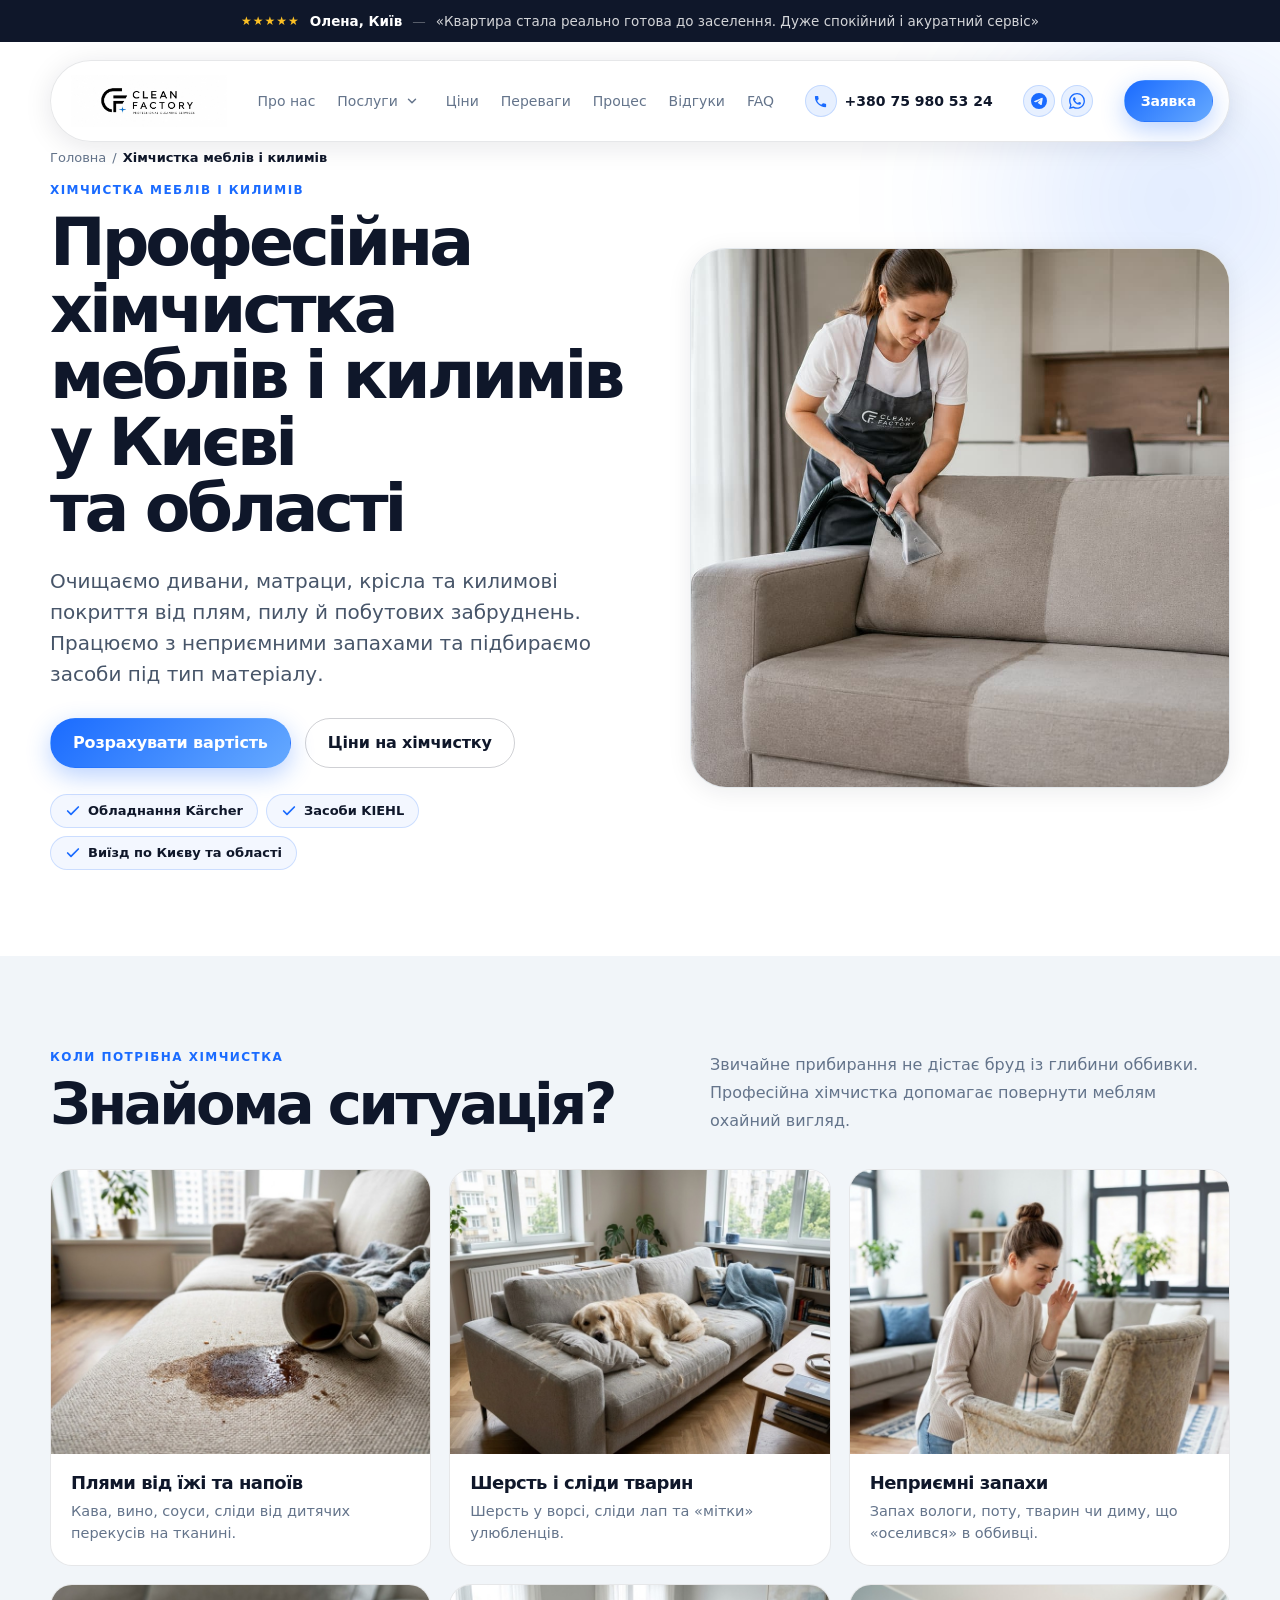
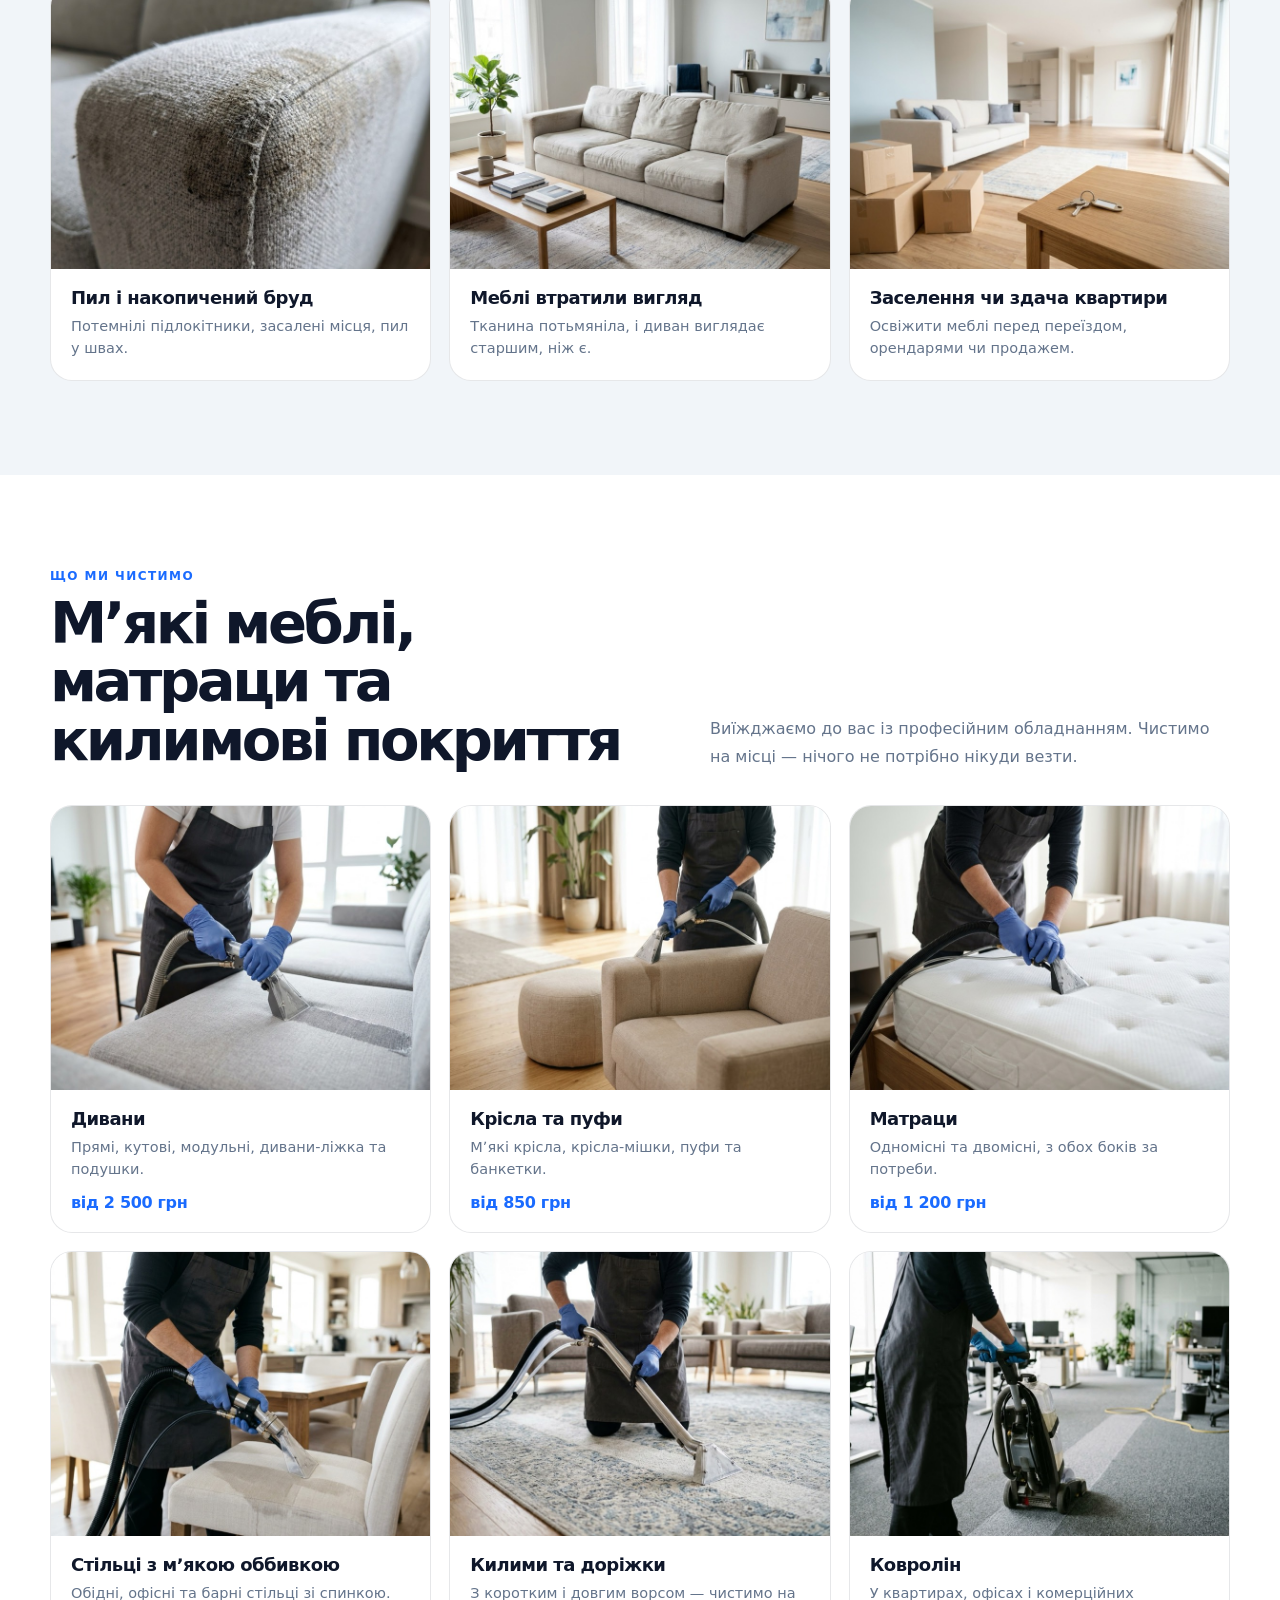
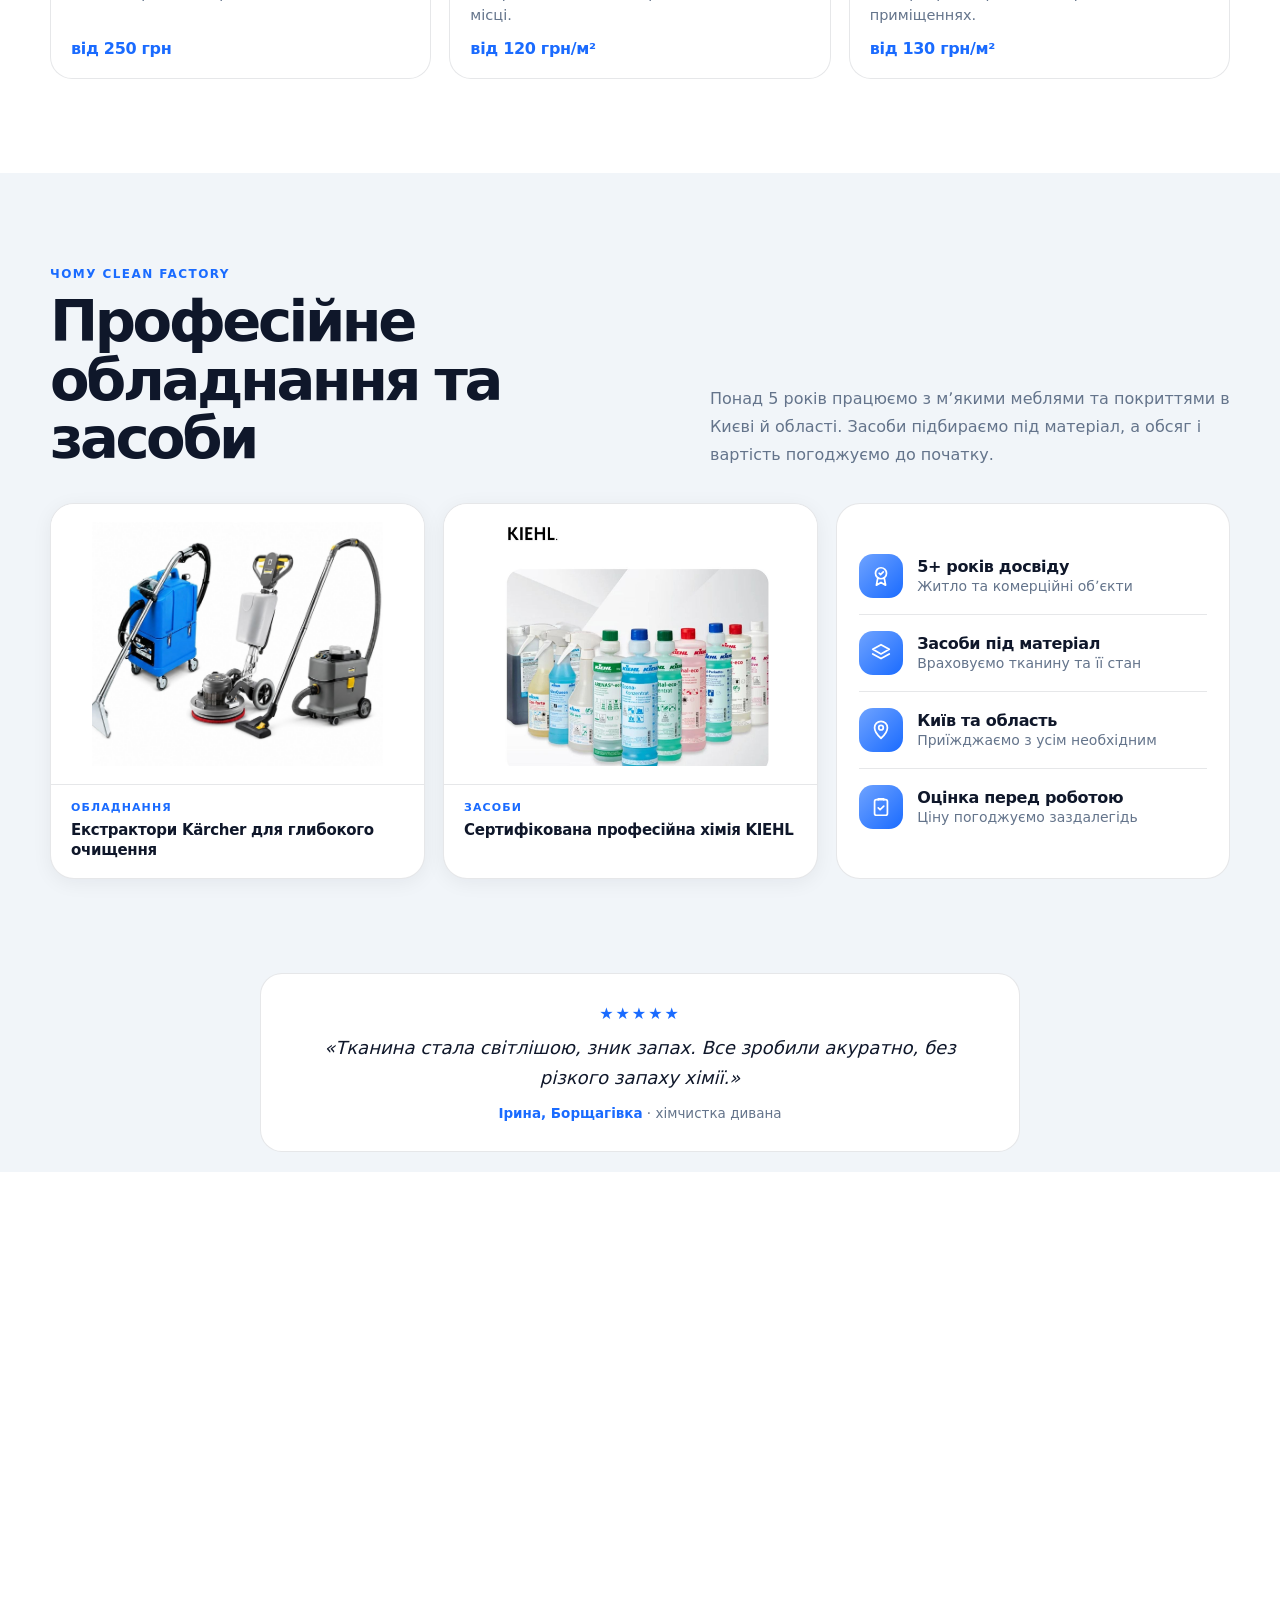
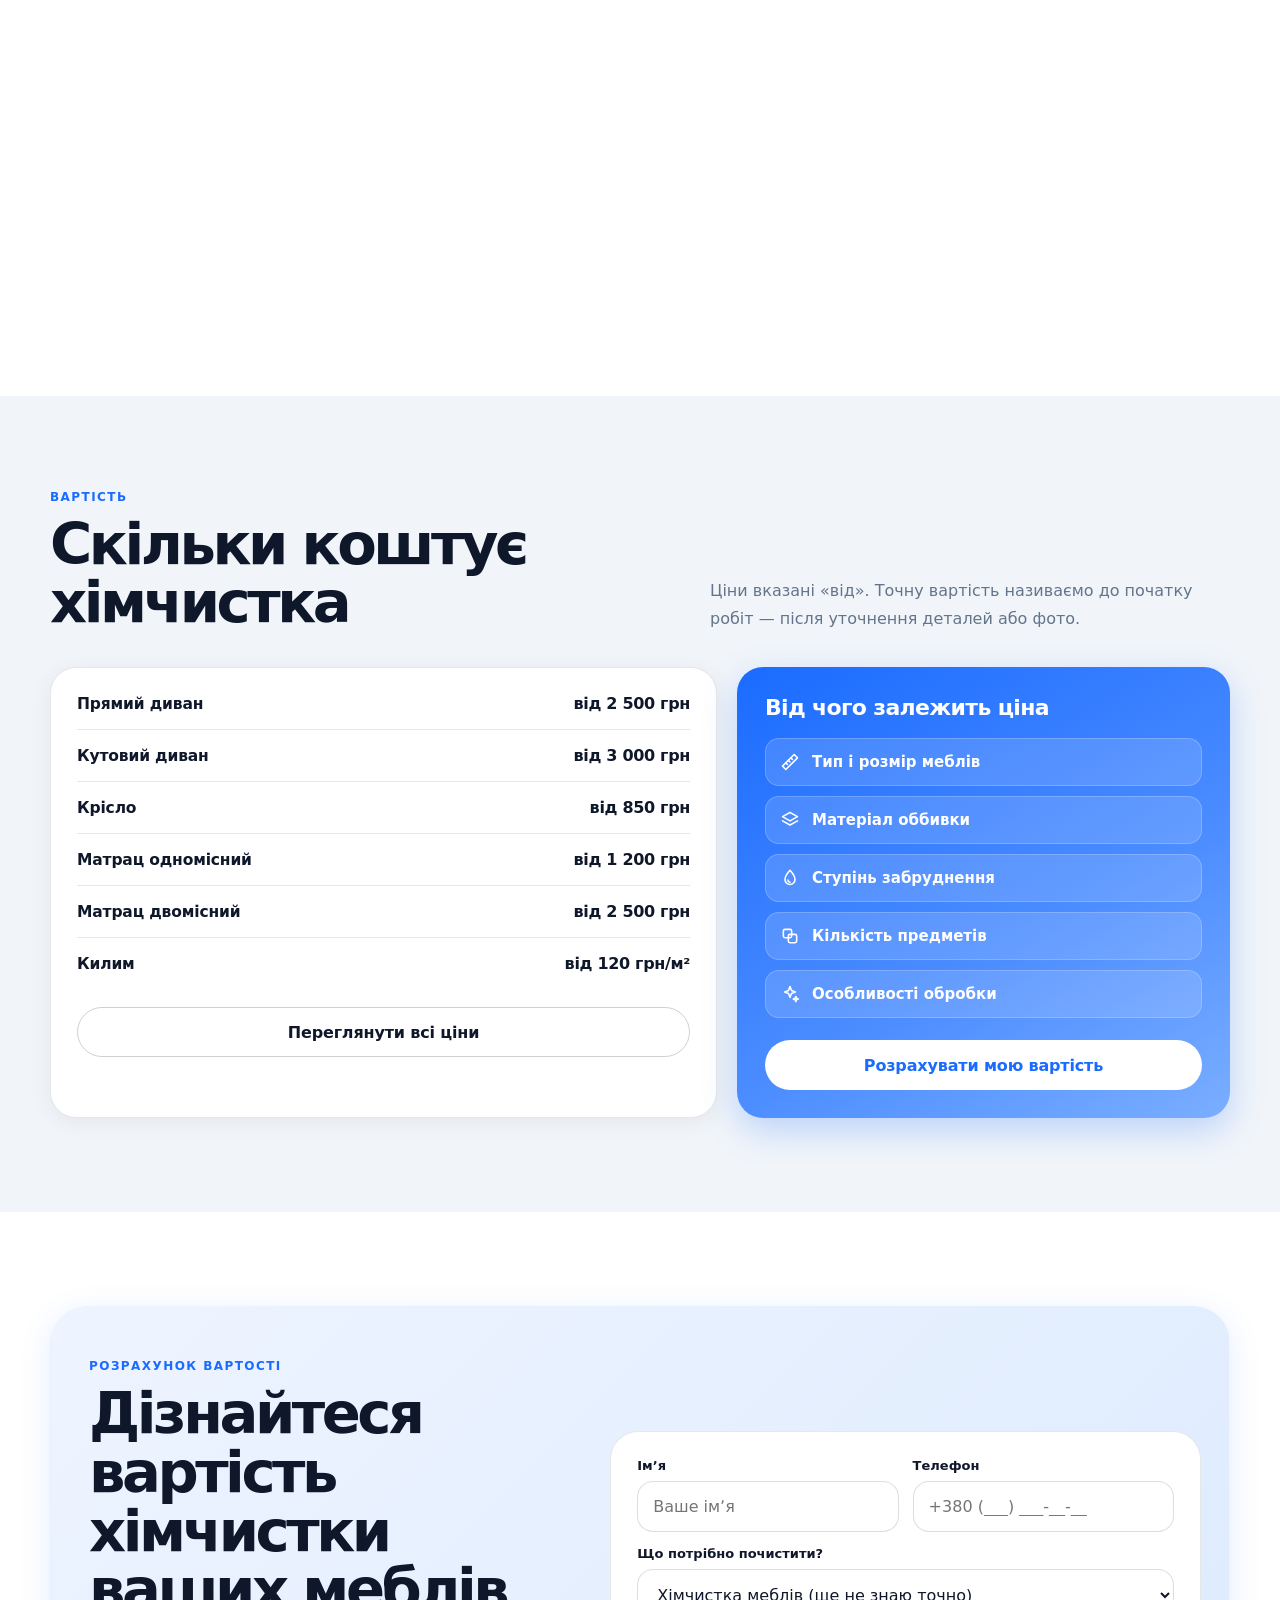
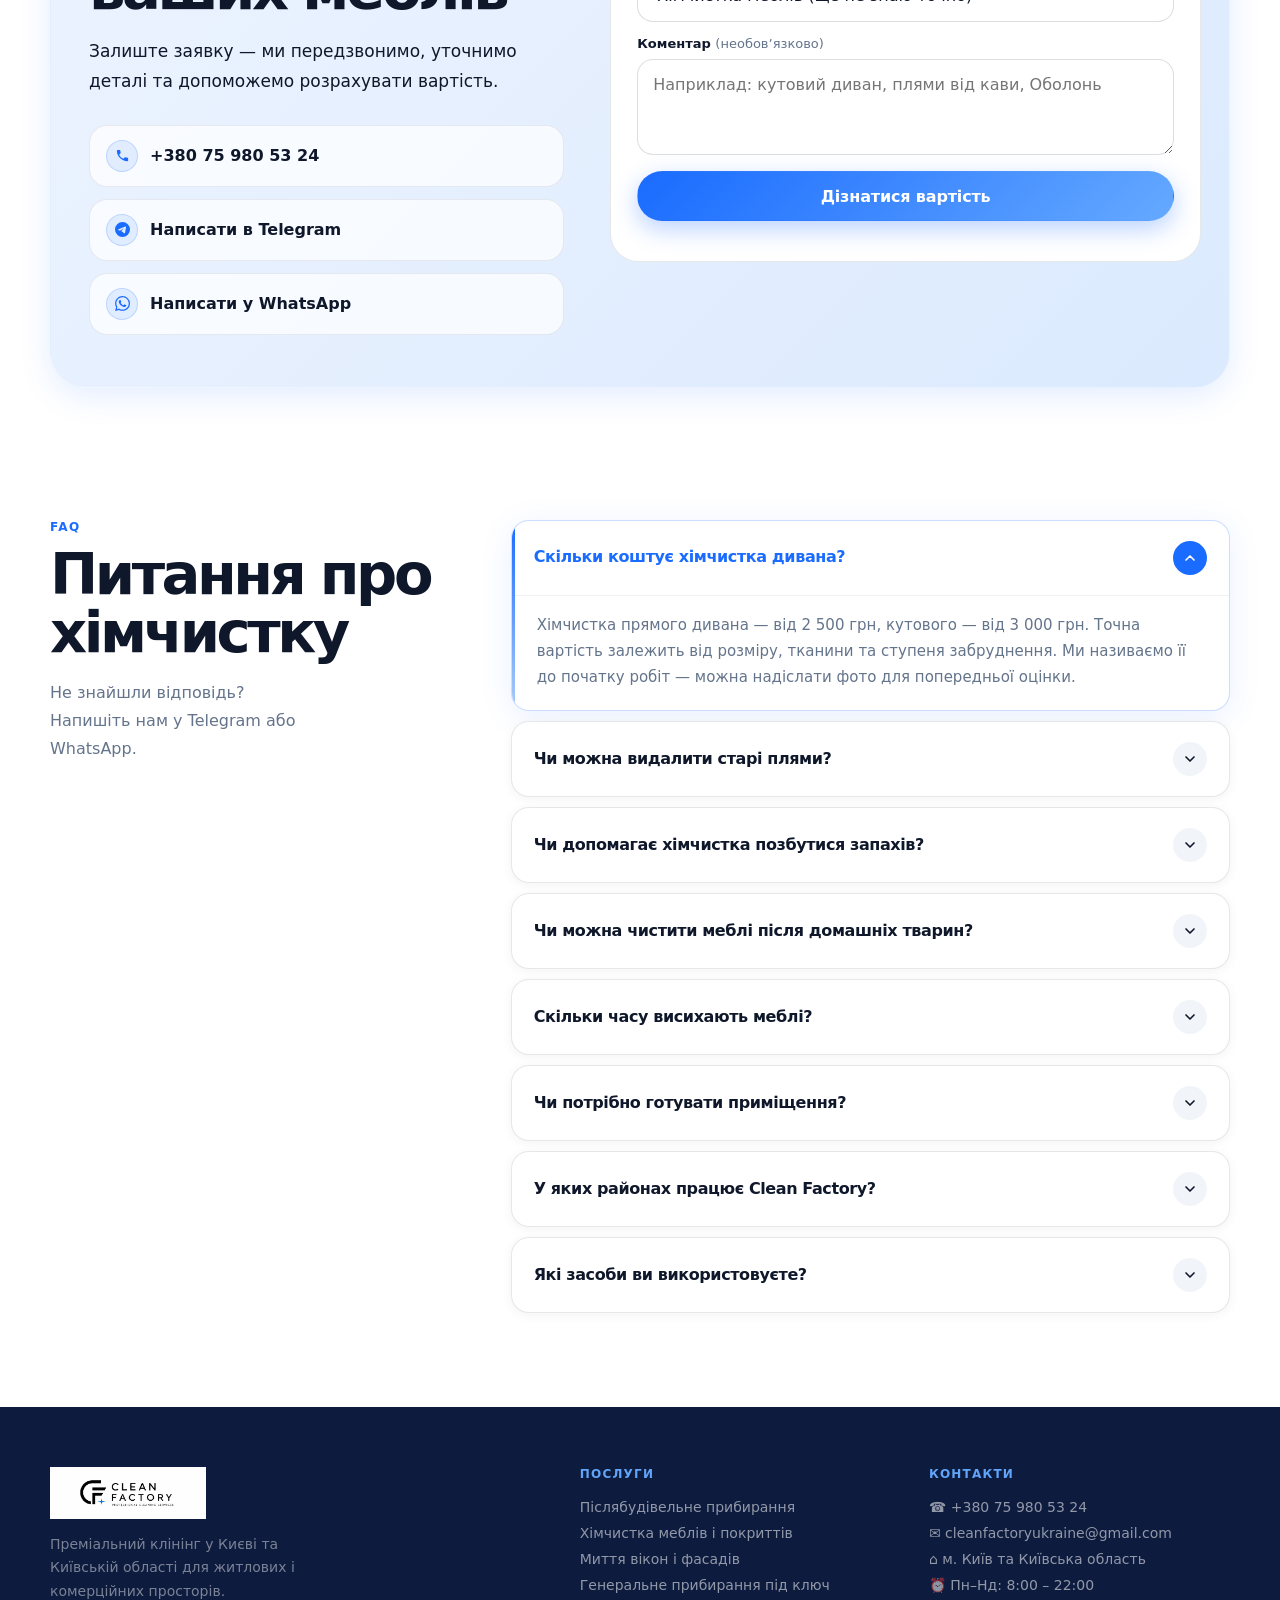
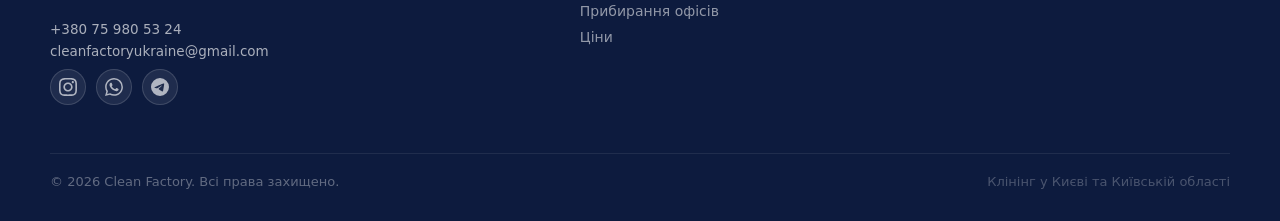
<file: khimchystka-mebliv-i-kylymiv/index.html>
<!doctype html>
<html lang="uk">
<head>
    <!-- Google Tag Manager -->
<script>(function(w,d,s,l,i){w[l]=w[l]||[];w[l].push({'gtm.start':
new Date().getTime(),event:'gtm.js'});var f=d.getElementsByTagName(s)[0],
j=d.createElement(s),dl=l!='dataLayer'?'&l='+l:'';j.async=true;j.src=
'https://www.googletagmanager.com/gtm.js?id='+i+dl;f.parentNode.insertBefore(j,f);
})(window,document,'script','dataLayer','GTM-N98GH2J8');</script>
<!-- End Google Tag Manager -->
  <meta charset="UTF-8" />
  <meta name="viewport" content="width=device-width, initial-scale=1.0" />
  <title>Хімчистка меблів і килимів у Києві — дивани, матраци, килими | Clean Factory</title>
  <meta name="description" content="Професійна хімчистка диванів, крісел, матраців, килимів і ковроліну в Києві та області. Обладнання Kärcher, засоби KIEHL. Диван — від 2 500 грн. Залиште заявку." />
  <link rel="canonical" href="https://www.cleanfactory.com.ua/khimchystka-mebliv-i-kylymiv/" />
  <meta property="og:type" content="website" />
  <meta property="og:locale" content="uk_UA" />
  <meta property="og:site_name" content="Clean Factory" />
  <meta property="og:title" content="Хімчистка меблів і килимів у Києві — дивани, матраци, килими | Clean Factory" />
  <meta property="og:description" content="Професійна хімчистка диванів, крісел, матраців, килимів і ковроліну в Києві та області. Обладнання Kärcher, засоби KIEHL. Диван — від 2 500 грн. Залиште заявку." />
  <meta property="og:url" content="https://www.cleanfactory.com.ua/khimchystka-mebliv-i-kylymiv/" />
  <meta property="og:image" content="https://www.cleanfactory.com.ua/assets/img/khimchystka-dyvan.jpg" />
  <link rel="preload" as="image" href="/assets/img/khimchystka-dyvan.jpg" />
  <link rel="stylesheet" href="/assets/css/base.css" />
  <link rel="stylesheet" href="/assets/css/nav.css" />
  <link rel="stylesheet" href="/assets/css/pages.css" />
  <script type="application/ld+json">
{
  "@context": "https://schema.org",
  "@type": "FAQPage",
  "mainEntity": [
    {
      "@type": "Question",
      "name": "Скільки коштує хімчистка дивана?",
      "acceptedAnswer": {
        "@type": "Answer",
        "text": "Хімчистка прямого дивана — від 2 500 грн, кутового — від 3 000 грн. Точна вартість залежить від розміру, тканини та ступеня забруднення. Ми називаємо її до початку робіт — можна надіслати фото для попередньої оцінки."
      }
    },
    {
      "@type": "Question",
      "name": "Чи можна видалити старі плями?",
      "acceptedAnswer": {
        "@type": "Answer",
        "text": "Багато старих плям вдається вивести або помітно освітлити. Результат залежить від походження плями, її давності та типу тканини, тому перед роботою ми оцінюємо їх і чесно кажемо, чого можна очікувати."
      }
    },
    {
      "@type": "Question",
      "name": "Чи допомагає хімчистка позбутися запахів?",
      "acceptedAnswer": {
        "@type": "Answer",
        "text": "Глибоке очищення вимиває з оббивки забруднення, які найчастіше спричиняють запах, тому зазвичай він помітно зменшується. Якщо запах проник глибоко в наповнювач, може знадобитися додаткова обробка — про це попередимо заздалегідь."
      }
    },
    {
      "@type": "Question",
      "name": "Чи можна чистити меблі після домашніх тварин?",
      "acceptedAnswer": {
        "@type": "Answer",
        "text": "Так. Прибираємо шерсть, чистимо сліди та плями від тварин і підбираємо засоби відповідно до тканини. Для давніх слідів результат залежить від їхнього віку та глибини проникнення."
      }
    },
    {
      "@type": "Question",
      "name": "Скільки часу висихають меблі?",
      "acceptedAnswer": {
        "@type": "Answer",
        "text": "Зазвичай від кількох годин до доби — залежно від тканини, товщини наповнювача, температури та провітрювання. Після роботи підкажемо, як пришвидшити висихання."
      }
    },
    {
      "@type": "Question",
      "name": "Чи потрібно готувати приміщення?",
      "acceptedAnswer": {
        "@type": "Answer",
        "text": "Достатньо прибрати з меблів особисті речі та забезпечити доступ до розетки й води. Обладнання та засоби ми привозимо з собою."
      }
    },
    {
      "@type": "Question",
      "name": "У яких районах працює Clean Factory?",
      "acceptedAnswer": {
        "@type": "Answer",
        "text": "Працюємо по всьому Києву та в населених пунктах Київської області. Уточніть адресу під час заявки — ми підтвердимо виїзд."
      }
    },
    {
      "@type": "Question",
      "name": "Які засоби ви використовуєте?",
      "acceptedAnswer": {
        "@type": "Answer",
        "text": "Працюємо професійними засобами KIEHL та обладнанням Kärcher. Засоби підбираємо під тип матеріалу та характер забруднення."
      }
    }
  ]
}
  </script>
  <script type="application/ld+json">
{
  "@context": "https://schema.org",
  "@type": "BreadcrumbList",
  "itemListElement": [
    {
      "@type": "ListItem",
      "position": 1,
      "name": "Головна",
      "item": "https://www.cleanfactory.com.ua/"
    },
    {
      "@type": "ListItem",
      "position": 2,
      "name": "Хімчистка меблів і килимів",
      "item": "https://www.cleanfactory.com.ua/khimchystka-mebliv-i-kylymiv/"
    }
  ]
}
  </script>
  <script type="application/ld+json">
{
  "@context": "https://schema.org",
  "@type": "Service",
  "name": "Хімчистка меблів і килимів",
  "serviceType": "Хімчистка мʼяких меблів, матраців і килимів",
  "areaServed": [
    "Київ",
    "Київська область"
  ],
  "provider": {
    "@type": "LocalBusiness",
    "name": "Clean Factory",
    "telephone": "+380759805324",
    "url": "https://www.cleanfactory.com.ua/",
    "email": "cleanfactoryukraine@gmail.com",
    "address": {
      "@type": "PostalAddress",
      "addressLocality": "Київ",
      "addressCountry": "UA"
    }
  },
  "offers": {
    "@type": "AggregateOffer",
    "priceCurrency": "UAH",
    "lowPrice": "250"
  }
}
  </script>
</head>
<body>
<!-- Google Tag Manager (noscript) -->
<noscript><iframe src="https://www.googletagmanager.com/ns.html?id=GTM-N98GH2J8"
height="0" width="0" style="display:none;visibility:hidden"></iframe></noscript>
<!-- End Google Tag Manager (noscript) -->
  <div class="topbar" id="topbar">
    <div class="topbar-item active">
      <span class="topbar-stars">★★★★★</span>
      <span class="topbar-name">Олена, Київ</span>
      <span class="topbar-sep">—</span>
      <span>«Квартира стала реально готова до заселення. Дуже спокійний і акуратний сервіс»</span>
    </div>
    <div class="topbar-item">
      <span class="topbar-stars">★★★★★</span>
      <span class="topbar-name">Максим, Ірпінь</span>
      <span class="topbar-sep">—</span>
      <span>«До вечора офіс виглядав так, що не соромно було запускати людей»</span>
    </div>
    <div class="topbar-item">
      <span class="topbar-stars">★★★★★</span>
      <span class="topbar-name">Ірина, Борщагівка</span>
      <span class="topbar-sep">—</span>
      <span>«Тканина стала світлішою, зник запах. Все зробили акуратно, без різкого запаху хімії»</span>
    </div>
    <div class="topbar-item">
      <span class="topbar-stars">★★★★★</span>
      <span class="topbar-name">Андрій, Київ</span>
      <span class="topbar-sep">—</span>
      <span>«Приїхали вчасно, все своє привезли. Виправили одразу без суперечок»</span>
    </div>
    <div class="topbar-item">
      <span class="topbar-stars">★★★★★</span>
      <span class="topbar-name">Наталія, Бровари</span>
      <span class="topbar-sep">—</span>
      <span>«Нарешті зʼявилось відчуття не ремонту, а дому»</span>
    </div>
  </div>
  <header class="nav">
    <a href="/" class="logo" aria-label="Clean Factory">
      <img src="/logo.jpg" alt="Clean Factory" class="logo-img">
    </a>
    <nav class="nav-links" aria-label="Основна навігація">
      <button class="nav-close" aria-label="Закрити меню">&#x2715;</button>
      <a href="/#about">Про нас</a>
      <div class="nav-dd">
        <a href="/#services">Послуги</a>
        <button class="nav-dd-toggle" type="button" aria-expanded="false" aria-controls="nav-services-menu" aria-label="Показати список послуг"><svg width="14" height="14" viewBox="0 0 24 24" fill="none" stroke="currentColor" stroke-width="2.5" stroke-linecap="round" stroke-linejoin="round" aria-hidden="true"><polyline points="6 9 12 15 18 9"/></svg></button>
        <div class="nav-dd-menu" id="nav-services-menu">
          <ul class="nav-dd-menu-inner">
            <li><a href="/#service-general">Генеральне прибирання під ключ</a></li>
            <li><a href="/#service-windows">Миття вікон та фасадів</a></li>
            <li><a href="/#service-postbuild-home">Післябудівельне прибирання квартир та будинків</a></li>
            <li><a href="/#service-postbuild-commercial">Післябудівельне прибирання комерційних об'єктів</a></li>
            <li><a href="/khimchystka-mebliv-i-kylymiv/" class="is-page">Хімчистка меблів та підлогових покриттів</a></li>
            <li><a href="/#service-basic">Базове прибирання</a></li>
          </ul>
        </div>
      </div>
      <a href="/prices/">Ціни</a>
      <a href="/#benefits">Переваги</a>
      <a href="/#process">Процес</a>
      <a href="/#reviews">Відгуки</a>
      <a href="/#faq">FAQ</a>
      <a href="#request" class="btn btn-primary nav-cta-mobile">Замовити клінінг</a>
    </nav>
    <a href="tel:+380759805324" class="nav-phone" aria-label="Зателефонувати">
      <span class="nav-phone-icon">
        <svg width="15" height="15" viewBox="0 0 24 24" fill="currentColor"><path d="M6.62 10.79c1.44 2.83 3.76 5.14 6.59 6.59l2.2-2.2c.27-.27.67-.36 1.02-.24 1.12.37 2.33.57 3.57.57.55 0 1 .45 1 1V20c0 .55-.45 1-1 1-9.39 0-17-7.61-17-17 0-.55.45-1 1-1h3.5c.55 0 1 .45 1 1 0 1.25.2 2.45.57 3.57.11.35.03.74-.25 1.02l-2.2 2.2z"/></svg>
      </span>
      <span class="nav-phone-text">+380 75 980 53 24</span>
    </a>
    <div class="nav-social">
      <a href="https://t.me/cleanfactoryukraine" class="nav-social-link" target="_blank" rel="noopener" aria-label="Telegram">
        <svg width="16" height="16" viewBox="0 0 24 24" fill="currentColor"><path d="M11.944 0A12 12 0 0 0 0 12a12 12 0 0 0 12 12 12 12 0 0 0 12-12A12 12 0 0 0 12 0a12 12 0 0 0-.056 0zm4.962 7.224c.1-.002.321.023.465.14a.506.506 0 0 1 .171.325c.016.093.036.306.02.472-.18 1.898-.962 6.502-1.36 8.627-.168.9-.499 1.201-.82 1.23-.696.065-1.225-.46-1.9-.902-1.056-.693-1.653-1.124-2.678-1.8-1.185-.78-.417-1.21.258-1.91.177-.184 3.247-2.977 3.307-3.23.007-.032.014-.15-.056-.212s-.174-.041-.249-.024c-.106.024-1.793 1.14-5.061 3.345-.48.33-.913.49-1.302.48-.428-.008-1.252-.241-1.865-.44-.752-.245-1.349-.374-1.297-.789.027-.216.325-.437.893-.663 3.498-1.524 5.83-2.529 6.998-3.014 3.332-1.386 4.025-1.627 4.476-1.635z"/></svg>
      </a>
      <a href="https://wa.me/380759805324" class="nav-social-link" target="_blank" rel="noopener" aria-label="WhatsApp">
        <svg width="16" height="16" viewBox="0 0 24 24" fill="currentColor"><path d="M17.472 14.382c-.297-.149-1.758-.867-2.03-.967-.273-.099-.471-.148-.67.15-.197.297-.767.966-.94 1.164-.173.199-.347.223-.644.075-.297-.15-1.255-.463-2.39-1.475-.883-.788-1.48-1.761-1.653-2.059-.173-.297-.018-.458.13-.606.134-.133.298-.347.446-.52.149-.174.198-.298.298-.497.099-.198.05-.371-.025-.52-.075-.149-.669-1.612-.916-2.207-.242-.579-.487-.5-.669-.51-.173-.008-.371-.01-.57-.01-.198 0-.52.074-.792.372-.272.297-1.04 1.016-1.04 2.479 0 1.462 1.065 2.875 1.213 3.074.149.198 2.096 3.2 5.077 4.487.709.306 1.262.489 1.694.625.712.227 1.36.195 1.871.118.571-.085 1.758-.719 2.006-1.413.248-.694.248-1.289.173-1.413-.074-.124-.272-.198-.57-.347m-5.421 7.403h-.004a9.87 9.87 0 01-5.031-1.378l-.361-.214-3.741.982.998-3.648-.235-.374a9.86 9.86 0 01-1.51-5.26c.001-5.45 4.436-9.884 9.888-9.884 2.64 0 5.122 1.03 6.988 2.898a9.825 9.825 0 012.893 6.994c-.003 5.45-4.437 9.884-9.885 9.884m8.413-18.297A11.815 11.815 0 0012.05 0C5.495 0 .16 5.335.157 11.892c0 2.096.547 4.142 1.588 5.945L.057 24l6.305-1.654a11.882 11.882 0 005.683 1.448h.005c6.554 0 11.89-5.335 11.893-11.893a11.821 11.821 0 00-3.48-8.413z"/></svg>
      </a>
    </div>
    <a class="btn btn-primary nav-cta" href="#request">Заявка</a>
    <button class="nav-burger" aria-label="Відкрити меню" aria-expanded="false">
      <span></span><span></span><span></span>
    </button>
  </header>
  <div class="nav-overlay" aria-hidden="true"></div>

  <main id="top">
    <section class="lp-hero">
      <div class="container lp-hero-grid">
        <div class="reveal">
          <nav class="breadcrumbs" aria-label="Навігаційний ланцюжок">
            <a href="/">Головна</a><span aria-hidden="true">/</span><span aria-current="page">Хімчистка меблів і килимів</span>
          </nav>
          <div class="section-kicker">Хімчистка меблів і килимів</div>
          <h1>Професійна хімчистка меблів і килимів у&nbsp;Києві та&nbsp;області</h1>
          <p class="hero-lead">Очищаємо дивани, матраци, крісла та килимові покриття від плям, пилу й побутових забруднень. Працюємо з неприємними запахами та підбираємо засоби під тип матеріалу.</p>
          <div class="hero-actions" style="margin-top:28px;margin-bottom:0">
            <a href="#request" class="btn btn-primary">Розрахувати вартість</a>
            <a href="/prices/#khimchystka" class="btn btn-ghost">Ціни на хімчистку</a>
          </div>
          <ul class="lp-chips" aria-label="Коротко про послугу">
            <li><svg width="16" height="16" viewBox="0 0 24 24" fill="none" stroke="currentColor" stroke-width="2.6" stroke-linecap="round" stroke-linejoin="round" aria-hidden="true"><path d="M20 6 9 17l-5-5"/></svg>Обладнання Kärcher</li>
            <li><svg width="16" height="16" viewBox="0 0 24 24" fill="none" stroke="currentColor" stroke-width="2.6" stroke-linecap="round" stroke-linejoin="round" aria-hidden="true"><path d="M20 6 9 17l-5-5"/></svg>Засоби KIEHL</li>
            <li><svg width="16" height="16" viewBox="0 0 24 24" fill="none" stroke="currentColor" stroke-width="2.6" stroke-linecap="round" stroke-linejoin="round" aria-hidden="true"><path d="M20 6 9 17l-5-5"/></svg>Виїзд по Києву та області</li>
          </ul>
        </div>
        <div class="lp-hero-visual reveal">
          <img src="/assets/img/khimchystka-dyvan.jpg" alt="Спеціалістка Clean Factory чистить диван екстрактором" width="1448" height="1086" fetchpriority="high">
        </div>
      </div>
    </section>

    <section id="problems" class="section-dark">
      <div class="container">
        <div class="section-head reveal">
          <div>
            <div class="section-kicker">Коли потрібна хімчистка</div>
            <h2>Знайома ситуація?</h2>
          </div>
          <p class="section-text">Звичайне прибирання не дістає бруд із глибини оббивки. Професійна хімчистка допомагає повернути меблям охайний вигляд.</p>
        </div>
        <div class="photo-grid">
          <article class="photo-card reveal">
            <div class="photo-card-img"><img src="/assets/img/khim/prob-plyamy.jpg" alt="Пляма від кави на світлому дивані" width="800" height="597" loading="lazy"></div>
            <div class="photo-card-body"><h3>Плями від їжі та напоїв</h3><p>Кава, вино, соуси, сліди від дитячих перекусів на тканині.</p></div>
          </article>
          <article class="photo-card reveal">
            <div class="photo-card-img"><img src="/assets/img/khim/prob-tvaryny.jpg" alt="Собака на дивані з шерстю на оббивці" width="800" height="597" loading="lazy"></div>
            <div class="photo-card-body"><h3>Шерсть і сліди тварин</h3><p>Шерсть у ворсі, сліди лап та «мітки» улюбленців.</p></div>
          </article>
          <article class="photo-card reveal">
            <div class="photo-card-img"><img src="/assets/img/khim/prob-zapakh.jpg" alt="Жінка відчуває неприємний запах від крісла" width="800" height="597" loading="lazy"></div>
            <div class="photo-card-body"><h3>Неприємні запахи</h3><p>Запах вологи, поту, тварин чи диму, що «оселився» в оббивці.</p></div>
          </article>
          <article class="photo-card reveal">
            <div class="photo-card-img"><img src="/assets/img/khim/prob-pyl.jpg" alt="Забруднений підлокітник тканинного дивана" width="800" height="597" loading="lazy"></div>
            <div class="photo-card-body"><h3>Пил і накопичений бруд</h3><p>Потемнілі підлокітники, засалені місця, пил у швах.</p></div>
          </article>
          <article class="photo-card reveal">
            <div class="photo-card-img"><img src="/assets/img/khim/prob-vyhliad.jpg" alt="Диван, що втратив свіжий вигляд" width="800" height="597" loading="lazy"></div>
            <div class="photo-card-body"><h3>Меблі втратили вигляд</h3><p>Тканина потьмяніла, і диван виглядає старшим, ніж є.</p></div>
          </article>
          <article class="photo-card reveal">
            <div class="photo-card-img"><img src="/assets/img/khim/prob-zaselennia.jpg" alt="Квартира з коробками та ключами перед заселенням" width="800" height="597" loading="lazy"></div>
            <div class="photo-card-body"><h3>Заселення чи здача квартири</h3><p>Освіжити меблі перед переїздом, орендарями чи продажем.</p></div>
          </article>
        </div>
      </div>
    </section>

    <section id="what">
      <div class="container">
        <div class="section-head reveal">
          <div>
            <div class="section-kicker">Що ми чистимо</div>
            <h2>Мʼякі меблі, матраци та килимові покриття</h2>
          </div>
          <p class="section-text">Виїжджаємо до вас із професійним обладнанням. Чистимо на місці — нічого не потрібно нікуди везти.</p>
        </div>
        <div class="photo-grid">
          <article class="photo-card reveal">
            <div class="photo-card-img"><img src="/assets/img/khim/what-dyvan.jpg" alt="Спеціаліст у фартусі чистить диван екстрактором" width="800" height="597" loading="lazy"></div>
            <div class="photo-card-body"><h3>Дивани</h3><p>Прямі, кутові, модульні, дивани-ліжка та подушки.</p><span class="from">від 2 500 грн</span></div>
          </article>
          <article class="photo-card reveal">
            <div class="photo-card-img"><img src="/assets/img/khim/what-krislo.jpg" alt="Хімчистка крісла та пуфа" width="800" height="597" loading="lazy"></div>
            <div class="photo-card-body"><h3>Крісла та пуфи</h3><p>Мʼякі крісла, крісла-мішки, пуфи та банкетки.</p><span class="from">від 850 грн</span></div>
          </article>
          <article class="photo-card reveal">
            <div class="photo-card-img"><img src="/assets/img/khim/what-matrac.jpg" alt="Хімчистка матраца екстрактором" width="800" height="597" loading="lazy"></div>
            <div class="photo-card-body"><h3>Матраци</h3><p>Одномісні та двомісні, з обох боків за потреби.</p><span class="from">від 1 200 грн</span></div>
          </article>
          <article class="photo-card reveal">
            <div class="photo-card-img"><img src="/assets/img/khim/what-stilci.jpg" alt="Хімчистка мʼякого стільця" width="800" height="597" loading="lazy"></div>
            <div class="photo-card-body"><h3>Стільці з мʼякою оббивкою</h3><p>Обідні, офісні та барні стільці зі спинкою.</p><span class="from">від 250 грн</span></div>
          </article>
          <article class="photo-card reveal">
            <div class="photo-card-img"><img src="/assets/img/khim/what-kylym.jpg" alt="Хімчистка килима в квартирі" width="800" height="597" loading="lazy"></div>
            <div class="photo-card-body"><h3>Килими та доріжки</h3><p>З коротким і довгим ворсом — чистимо на місці.</p><span class="from">від 120 грн/м²</span></div>
          </article>
          <article class="photo-card reveal">
            <div class="photo-card-img"><img src="/assets/img/khim/what-kovrolin.jpg" alt="Чистка ковроліну в офісі" width="800" height="597" loading="lazy"></div>
            <div class="photo-card-body"><h3>Ковролін</h3><p>У квартирах, офісах і комерційних приміщеннях.</p><span class="from">від 130 грн/м²</span></div>
          </article>
        </div>
      </div>
    </section>

    <section id="benefits" class="section-dark">
      <div class="container">
        <div class="section-head reveal">
          <div>
            <div class="section-kicker">Чому Clean Factory</div>
            <h2>Професійне обладнання та засоби</h2>
          </div>
          <p class="section-text">Понад 5 років працюємо з мʼякими меблями та покриттями в Києві й області. Засоби підбираємо під матеріал, а обсяг і вартість погоджуємо до початку.</p>
        </div>
        <div class="why-grid">
          <figure class="why-photo reveal">
            <img src="/equip-machines.jpg" alt="Професійні екстрактори та пилососи Kärcher" width="1280" height="1074" loading="lazy">
            <figcaption><span>Обладнання</span>Екстрактори Kärcher для глибокого очищення</figcaption>
          </figure>
          <figure class="why-photo reveal">
            <img src="/equip-chemicals.jpg" alt="Професійні засоби KIEHL" width="1027" height="904" loading="lazy">
            <figcaption><span>Засоби</span>Сертифікована професійна хімія KIEHL</figcaption>
          </figure>
          <ul class="why-list reveal">
            <li><i class="why-ico"><svg width="24" height="24" viewBox="0 0 24 24" fill="none" stroke="currentColor" stroke-width="1.9" stroke-linecap="round" stroke-linejoin="round" aria-hidden="true"><circle cx="12" cy="9" r="6"/><path d="M8.5 14 7 22l5-3 5 3-1.5-8"/><path d="m10 9 1.5 1.5L14.5 7.5"/></svg></i><div><b>5+ років досвіду</b><span>Житло та комерційні обʼєкти</span></div></li>
            <li><i class="why-ico"><svg width="24" height="24" viewBox="0 0 24 24" fill="none" stroke="currentColor" stroke-width="1.9" stroke-linecap="round" stroke-linejoin="round" aria-hidden="true"><path d="m12 3 9 5-9 5-9-5z"/><path d="m3 13 9 5 9-5"/></svg></i><div><b>Засоби під матеріал</b><span>Враховуємо тканину та її стан</span></div></li>
            <li><i class="why-ico"><svg width="24" height="24" viewBox="0 0 24 24" fill="none" stroke="currentColor" stroke-width="1.9" stroke-linecap="round" stroke-linejoin="round" aria-hidden="true"><path d="M12 21s-7-6.2-7-11.5a7 7 0 0 1 14 0C19 14.8 12 21 12 21z"/><circle cx="12" cy="9.5" r="2.5"/></svg></i><div><b>Київ та область</b><span>Приїжджаємо з усім необхідним</span></div></li>
            <li><i class="why-ico"><svg width="24" height="24" viewBox="0 0 24 24" fill="none" stroke="currentColor" stroke-width="1.9" stroke-linecap="round" stroke-linejoin="round" aria-hidden="true"><rect x="5" y="4" width="14" height="17" rx="2"/><path d="M9 4V3h6v1"/><path d="m9 13 2 2 4-4"/></svg></i><div><b>Оцінка перед роботою</b><span>Ціну погоджуємо заздалегідь</span></div></li>
          </ul>
        </div>
      </div>
    </section>

    <section id="review" class="quote-band">
      <div class="container">
        <blockquote class="quote-card reveal">
          <div class="review-stars">★★★★★</div>
          <p>«Тканина стала світлішою, зник запах. Все зробили акуратно, без різкого запаху хімії.»</p>
          <footer><b>Ірина, Борщагівка</b> · хімчистка дивана</footer>
        </blockquote>
      </div>
    </section>

    <!-- ДО / ПІСЛЯ: блок прихований, доки немає реальних фото Clean Factory.
         Щоб увімкнути: покладіть пари фото в /assets/img/before-after/ (одна й та сама річ, однаковий ракурс),
         замініть src нижче та приберіть атрибут hidden у <section>. -->
    <section id="results" hidden>
      <div class="container">
        <div class="section-head reveal">
          <div>
            <div class="section-kicker">Результати</div>
            <h2>До та після хімчистки</h2>
          </div>
          <p class="section-text">Реальні замовлення Clean Factory. Потягніть повзунок, щоб порівняти.</p>
        </div>
        <div class="ba-grid">
          <figure class="ba-item reveal">
            <div class="ba-slider">
              <img src="/assets/img/before-after/sofa-before.jpg" alt="Диван до хімчистки" loading="lazy">
              <img class="ba-after" src="/assets/img/before-after/sofa-after.jpg" alt="Диван після хімчистки" loading="lazy">
              <span class="ba-tag ba-tag--before">ДО</span><span class="ba-tag ba-tag--after">ПІСЛЯ</span>
              <span class="ba-line"></span>
              <input type="range" min="0" max="100" value="50" aria-label="Порівняти фото до та після: диван">
              <span class="ba-knob"><svg width="24" height="24" viewBox="0 0 24 24" fill="none" stroke="currentColor" stroke-width="1.9" stroke-linecap="round" stroke-linejoin="round" aria-hidden="true"><path d="m9 7-5 5 5 5M15 7l5 5-5 5"/></svg></span>
            </div>
            <figcaption>Диван</figcaption>
          </figure>
          <figure class="ba-item reveal">
            <div class="ba-slider">
              <img src="/assets/img/before-after/chair-before.jpg" alt="Крісло до хімчистки" loading="lazy">
              <img class="ba-after" src="/assets/img/before-after/chair-after.jpg" alt="Крісло після хімчистки" loading="lazy">
              <span class="ba-tag ba-tag--before">ДО</span><span class="ba-tag ba-tag--after">ПІСЛЯ</span>
              <span class="ba-line"></span>
              <input type="range" min="0" max="100" value="50" aria-label="Порівняти фото до та після: крісло">
              <span class="ba-knob"><svg width="24" height="24" viewBox="0 0 24 24" fill="none" stroke="currentColor" stroke-width="1.9" stroke-linecap="round" stroke-linejoin="round" aria-hidden="true"><path d="m9 7-5 5 5 5M15 7l5 5-5 5"/></svg></span>
            </div>
            <figcaption>Крісло</figcaption>
          </figure>
        </div>
      </div>
    </section>

    <section id="process">
      <div class="container process-wrap">
        <div class="process-visual reveal"><img src="/assets/img/cf-staff-spray.jpg" alt="Спеціалістка Clean Factory у фірмовому фартусі під час роботи" width="1672" height="941" loading="lazy"></div>
        <div class="reveal">
          <div class="section-kicker">Як проходить хімчистка</div>
          <h2>Чотири прості кроки</h2>
          <div class="steps" style="margin-top: 28px;">
            <div class="step"><div class="step-number">01</div><div><h3>Ви залишаєте заявку</h3><p>Через форму на сайті, телефоном або в месенджері.</p></div></div>
            <div class="step"><div class="step-number">02</div><div><h3>Ми уточнюємо деталі та розраховуємо вартість</h3><p>Питаємо про меблі, тканину та забруднення. Можна надіслати фото.</p></div></div>
            <div class="step"><div class="step-number">03</div><div><h3>Спеціаліст приїжджає та проводить хімчистку</h3><p>Привозимо обладнання й засоби, працюємо акуратно у зручний для вас час.</p></div></div>
            <div class="step"><div class="step-number">04</div><div><h3>Ви отримуєте рекомендації</h3><p>Підкажемо, як правильно висушити меблі та доглядати за ними далі.</p></div></div>
          </div>
        </div>
      </div>
    </section>

    <section id="price" class="section-dark">
      <div class="container">
        <div class="section-head reveal">
          <div>
            <div class="section-kicker">Вартість</div>
            <h2>Скільки коштує хімчистка</h2>
          </div>
          <p class="section-text">Ціни вказані «від». Точну вартість називаємо до початку робіт — після уточнення деталей або фото.</p>
        </div>
        <div class="price-block">
          <div class="price-card reveal">
            <table class="price-table">
              <caption class="visually-hidden">Стартові ціни на хімчистку</caption>
              <tbody>
                <tr><th scope="row">Прямий диван</th><td>від 2 500 грн</td></tr>
                <tr><th scope="row">Кутовий диван</th><td>від 3 000 грн</td></tr>
                <tr><th scope="row">Крісло</th><td>від 850 грн</td></tr>
                <tr><th scope="row">Матрац одномісний</th><td>від 1 200 грн</td></tr>
                <tr><th scope="row">Матрац двомісний</th><td>від 2 500 грн</td></tr>
                <tr><th scope="row">Килим</th><td>від 120 грн/м²</td></tr>
              </tbody>
            </table>
            <a href="/prices/#khimchystka" class="btn btn-ghost">Переглянути всі ціни</a>
          </div>
          <div class="factors reveal">
            <h3>Від чого залежить ціна</h3>
            <ul class="factor-chips">
              <li><svg width="24" height="24" viewBox="0 0 24 24" fill="none" stroke="currentColor" stroke-width="1.9" stroke-linecap="round" stroke-linejoin="round" aria-hidden="true"><path d="M3 17 17 3l4 4L7 21z"/><path d="m7 13 2 2M10 10l2 2M13 7l2 2"/></svg>Тип і розмір меблів</li>
              <li><svg width="24" height="24" viewBox="0 0 24 24" fill="none" stroke="currentColor" stroke-width="1.9" stroke-linecap="round" stroke-linejoin="round" aria-hidden="true"><path d="m12 3 9 5-9 5-9-5z"/><path d="m3 13 9 5 9-5"/></svg>Матеріал оббивки</li>
              <li><svg width="24" height="24" viewBox="0 0 24 24" fill="none" stroke="currentColor" stroke-width="1.9" stroke-linecap="round" stroke-linejoin="round" aria-hidden="true"><path d="M12 2.7s-6 6.6-6 11.1a6 6 0 0 0 12 0C18 9.3 12 2.7 12 2.7z"/><path d="M9.5 14.5a2.6 2.6 0 0 0 2.5 2.5"/></svg>Ступінь забруднення</li>
              <li><svg width="24" height="24" viewBox="0 0 24 24" fill="none" stroke="currentColor" stroke-width="1.9" stroke-linecap="round" stroke-linejoin="round" aria-hidden="true"><rect x="4" y="4" width="10" height="10" rx="2"/><rect x="10" y="10" width="10" height="10" rx="2"/></svg>Кількість предметів</li>
              <li><svg width="24" height="24" viewBox="0 0 24 24" fill="none" stroke="currentColor" stroke-width="1.9" stroke-linecap="round" stroke-linejoin="round" aria-hidden="true"><path d="M12 3l1.8 4.7L18.5 9.5l-4.7 1.8L12 16l-1.8-4.7L5.5 9.5l4.7-1.8z"/><path d="M19 15l.8 2.2L22 18l-2.2.8L19 21l-.8-2.2L16 18l2.2-.8z"/></svg>Особливості обробки</li>
            </ul>
            <a href="#request" class="btn btn-primary">Розрахувати мою вартість</a>
          </div>
        </div>
      </div>
    </section>

    <section id="request" class="cta-section">
      <div class="container">
        <div class="cta-card reveal">
          <div class="cta-info">
            <div class="section-kicker">Розрахунок вартості</div>
            <h2>Дізнайтеся вартість хімчистки ваших меблів</h2>
            <p>Залиште заявку — ми передзвонимо, уточнимо деталі та допоможемо розрахувати вартість.</p>
            <div class="contact-list">
              <a href="tel:+380759805324"><i class="contact-ico"><svg width="15" height="15" viewBox="0 0 24 24" fill="currentColor"><path d="M6.62 10.79c1.44 2.83 3.76 5.14 6.59 6.59l2.2-2.2c.27-.27.67-.36 1.02-.24 1.12.37 2.33.57 3.57.57.55 0 1 .45 1 1V20c0 .55-.45 1-1 1-9.39 0-17-7.61-17-17 0-.55.45-1 1-1h3.5c.55 0 1 .45 1 1 0 1.25.2 2.45.57 3.57.11.35.03.74-.25 1.02l-2.2 2.2z"/></svg></i>+380 75 980 53 24</a>
              <a href="https://t.me/cleanfactoryukraine" target="_blank" rel="noopener"><i class="contact-ico"><svg width="16" height="16" viewBox="0 0 24 24" fill="currentColor"><path d="M11.944 0A12 12 0 0 0 0 12a12 12 0 0 0 12 12 12 12 0 0 0 12-12A12 12 0 0 0 12 0a12 12 0 0 0-.056 0zm4.962 7.224c.1-.002.321.023.465.14a.506.506 0 0 1 .171.325c.016.093.036.306.02.472-.18 1.898-.962 6.502-1.36 8.627-.168.9-.499 1.201-.82 1.23-.696.065-1.225-.46-1.9-.902-1.056-.693-1.653-1.124-2.678-1.8-1.185-.78-.417-1.21.258-1.91.177-.184 3.247-2.977 3.307-3.23.007-.032.014-.15-.056-.212s-.174-.041-.249-.024c-.106.024-1.793 1.14-5.061 3.345-.48.33-.913.49-1.302.48-.428-.008-1.252-.241-1.865-.44-.752-.245-1.349-.374-1.297-.789.027-.216.325-.437.893-.663 3.498-1.524 5.83-2.529 6.998-3.014 3.332-1.386 4.025-1.627 4.476-1.635z"/></svg></i>Написати в Telegram</a>
              <a href="https://wa.me/380759805324" target="_blank" rel="noopener"><i class="contact-ico"><svg width="16" height="16" viewBox="0 0 24 24" fill="currentColor"><path d="M17.472 14.382c-.297-.149-1.758-.867-2.03-.967-.273-.099-.471-.148-.67.15-.197.297-.767.966-.94 1.164-.173.199-.347.223-.644.075-.297-.15-1.255-.463-2.39-1.475-.883-.788-1.48-1.761-1.653-2.059-.173-.297-.018-.458.13-.606.134-.133.298-.347.446-.52.149-.174.198-.298.298-.497.099-.198.05-.371-.025-.52-.075-.149-.669-1.612-.916-2.207-.242-.579-.487-.5-.669-.51-.173-.008-.371-.01-.57-.01-.198 0-.52.074-.792.372-.272.297-1.04 1.016-1.04 2.479 0 1.462 1.065 2.875 1.213 3.074.149.198 2.096 3.2 5.077 4.487.709.306 1.262.489 1.694.625.712.227 1.36.195 1.871.118.571-.085 1.758-.719 2.006-1.413.248-.694.248-1.289.173-1.413-.074-.124-.272-.198-.57-.347m-5.421 7.403h-.004a9.87 9.87 0 01-5.031-1.378l-.361-.214-3.741.982.998-3.648-.235-.374a9.86 9.86 0 01-1.51-5.26c.001-5.45 4.436-9.884 9.888-9.884 2.64 0 5.122 1.03 6.988 2.898a9.825 9.825 0 012.893 6.994c-.003 5.45-4.437 9.884-9.885 9.884m8.413-18.297A11.815 11.815 0 0012.05 0C5.495 0 .16 5.335.157 11.892c0 2.096.547 4.142 1.588 5.945L.057 24l6.305-1.654a11.882 11.882 0 005.683 1.448h.005c6.554 0 11.89-5.335 11.893-11.893a11.821 11.821 0 00-3.48-8.413z"/></svg></i>Написати у WhatsApp</a>
            </div>
          </div>
          <form class="form" onsubmit="return handleSubmit(event)">
            <div class="form-grid">
              <div class="field">
                <label for="name">Імʼя</label>
                <input id="name" name="name" type="text" autocomplete="name" required placeholder="Ваше імʼя" />
              </div>
              <div class="field">
                <label for="phone">Телефон</label>
                <input id="phone" name="phone" type="tel" autocomplete="tel" required placeholder="+380 (___) ___-__-__" />
                <p class="phone-error" id="phoneError">Введіть коректний номер: +380XXXXXXXXX або 0XXXXXXXXX</p>
              </div>
              <div class="field full">
                <label for="service">Що потрібно почистити?</label>
                <select id="service" name="service" required data-preset="Хімчистка меблів">
                  <option value="Хімчистка меблів" selected>Хімчистка меблів (ще не знаю точно)</option>
                  <option value="Хімчистка: прямий диван">Прямий диван</option>
                  <option value="Хімчистка: кутовий диван">Кутовий диван</option>
                  <option value="Хімчистка: крісло / пуф">Крісло / пуф</option>
                  <option value="Хімчистка: матрац">Матрац</option>
                  <option value="Хімчистка: стільці">Стільці</option>
                  <option value="Хімчистка: килим / доріжка">Килим / доріжка</option>
                  <option value="Хімчистка: ковролін">Ковролін</option>
                  <option value="Хімчистка: кілька предметів">Кілька предметів</option>
                </select>
              </div>
              <div class="field full">
                <label for="comment">Коментар <span class="label-opt">(необовʼязково)</span></label>
                <textarea id="comment" name="comment" placeholder="Наприклад: кутовий диван, плями від кави, Оболонь"></textarea>
              </div>
            </div>
            <button class="btn btn-primary" type="submit">Дізнатися вартість</button>
            <p class="form-note"></p>
          </form>
        </div>
      </div>
    </section>

    <section id="faq">
      <div class="container faq-wrap">
        <div class="faq-intro reveal">
          <div class="section-kicker">FAQ</div>
          <h2>Питання про хімчистку</h2>
          <p class="section-text">Не знайшли відповідь? Напишіть нам у Telegram або WhatsApp.</p>
        </div>
        <div class="faq-list reveal">
          <div class="faq-item open">
            <button class="faq-question" aria-expanded="true">
              Скільки коштує хімчистка дивана?
              <span class="faq-chevron"><svg width="16" height="16" viewBox="0 0 24 24" fill="none" stroke="currentColor" stroke-width="2.5" stroke-linecap="round" stroke-linejoin="round"><polyline points="6 9 12 15 18 9"/></svg></span>
            </button>
            <div class="faq-answer" role="region">
              <div class="faq-answer-inner">
                <div class="faq-answer-body">Хімчистка прямого дивана — від 2 500 грн, кутового — від 3 000 грн. Точна вартість залежить від розміру, тканини та ступеня забруднення. Ми називаємо її до початку робіт — можна надіслати фото для попередньої оцінки.</div>
              </div>
            </div>
          </div>

          <div class="faq-item">
            <button class="faq-question" aria-expanded="false">
              Чи можна видалити старі плями?
              <span class="faq-chevron"><svg width="16" height="16" viewBox="0 0 24 24" fill="none" stroke="currentColor" stroke-width="2.5" stroke-linecap="round" stroke-linejoin="round"><polyline points="6 9 12 15 18 9"/></svg></span>
            </button>
            <div class="faq-answer" role="region">
              <div class="faq-answer-inner">
                <div class="faq-answer-body">Багато старих плям вдається вивести або помітно освітлити. Результат залежить від походження плями, її давності та типу тканини, тому перед роботою ми оцінюємо їх і чесно кажемо, чого можна очікувати.</div>
              </div>
            </div>
          </div>

          <div class="faq-item">
            <button class="faq-question" aria-expanded="false">
              Чи допомагає хімчистка позбутися запахів?
              <span class="faq-chevron"><svg width="16" height="16" viewBox="0 0 24 24" fill="none" stroke="currentColor" stroke-width="2.5" stroke-linecap="round" stroke-linejoin="round"><polyline points="6 9 12 15 18 9"/></svg></span>
            </button>
            <div class="faq-answer" role="region">
              <div class="faq-answer-inner">
                <div class="faq-answer-body">Глибоке очищення вимиває з оббивки забруднення, які найчастіше спричиняють запах, тому зазвичай він помітно зменшується. Якщо запах проник глибоко в наповнювач, може знадобитися додаткова обробка — про це попередимо заздалегідь.</div>
              </div>
            </div>
          </div>

          <div class="faq-item">
            <button class="faq-question" aria-expanded="false">
              Чи можна чистити меблі після домашніх тварин?
              <span class="faq-chevron"><svg width="16" height="16" viewBox="0 0 24 24" fill="none" stroke="currentColor" stroke-width="2.5" stroke-linecap="round" stroke-linejoin="round"><polyline points="6 9 12 15 18 9"/></svg></span>
            </button>
            <div class="faq-answer" role="region">
              <div class="faq-answer-inner">
                <div class="faq-answer-body">Так. Прибираємо шерсть, чистимо сліди та плями від тварин і підбираємо засоби відповідно до тканини. Для давніх слідів результат залежить від їхнього віку та глибини проникнення.</div>
              </div>
            </div>
          </div>

          <div class="faq-item">
            <button class="faq-question" aria-expanded="false">
              Скільки часу висихають меблі?
              <span class="faq-chevron"><svg width="16" height="16" viewBox="0 0 24 24" fill="none" stroke="currentColor" stroke-width="2.5" stroke-linecap="round" stroke-linejoin="round"><polyline points="6 9 12 15 18 9"/></svg></span>
            </button>
            <div class="faq-answer" role="region">
              <div class="faq-answer-inner">
                <div class="faq-answer-body">Зазвичай від кількох годин до доби — залежно від тканини, товщини наповнювача, температури та провітрювання. Після роботи підкажемо, як пришвидшити висихання.</div>
              </div>
            </div>
          </div>

          <div class="faq-item">
            <button class="faq-question" aria-expanded="false">
              Чи потрібно готувати приміщення?
              <span class="faq-chevron"><svg width="16" height="16" viewBox="0 0 24 24" fill="none" stroke="currentColor" stroke-width="2.5" stroke-linecap="round" stroke-linejoin="round"><polyline points="6 9 12 15 18 9"/></svg></span>
            </button>
            <div class="faq-answer" role="region">
              <div class="faq-answer-inner">
                <div class="faq-answer-body">Достатньо прибрати з меблів особисті речі та забезпечити доступ до розетки й води. Обладнання та засоби ми привозимо з собою.</div>
              </div>
            </div>
          </div>

          <div class="faq-item">
            <button class="faq-question" aria-expanded="false">
              У яких районах працює Clean Factory?
              <span class="faq-chevron"><svg width="16" height="16" viewBox="0 0 24 24" fill="none" stroke="currentColor" stroke-width="2.5" stroke-linecap="round" stroke-linejoin="round"><polyline points="6 9 12 15 18 9"/></svg></span>
            </button>
            <div class="faq-answer" role="region">
              <div class="faq-answer-inner">
                <div class="faq-answer-body">Працюємо по всьому Києву та в населених пунктах Київської області. Уточніть адресу під час заявки — ми підтвердимо виїзд.</div>
              </div>
            </div>
          </div>

          <div class="faq-item">
            <button class="faq-question" aria-expanded="false">
              Які засоби ви використовуєте?
              <span class="faq-chevron"><svg width="16" height="16" viewBox="0 0 24 24" fill="none" stroke="currentColor" stroke-width="2.5" stroke-linecap="round" stroke-linejoin="round"><polyline points="6 9 12 15 18 9"/></svg></span>
            </button>
            <div class="faq-answer" role="region">
              <div class="faq-answer-inner">
                <div class="faq-answer-body">Працюємо професійними засобами KIEHL та обладнанням Kärcher. Засоби підбираємо під тип матеріалу та характер забруднення.</div>
              </div>
            </div>
          </div>
        </div>
      </div>
    </section>
  </main>

  <footer class="site-footer">
    <div class="container">
      <div class="footer-top">
        <div class="footer-brand">
          <a href="/" class="logo footer-logo" aria-label="Clean Factory">
            <img src="/logo.jpg" alt="Clean Factory" class="logo-img">
          </a>
          <p class="footer-desc">Преміальний клінінг у Києві та Київській області для житлових і комерційних просторів.</p>
          <div class="footer-contacts-inline">
            <a href="tel:+380759805324">+380 75 980 53 24</a>
            <a href="mailto:cleanfactoryukraine@gmail.com">cleanfactoryukraine@gmail.com</a>
          </div>
          <div class="footer-social">
            <a href="https://www.instagram.com/cleanfactory_ukraine?igsh=MWpsdWN5bjRqcGxq&utm_source=qr" class="footer-social-link" target="_blank" rel="noopener" aria-label="Instagram">
              <svg width="18" height="18" viewBox="0 0 24 24" fill="currentColor"><path d="M12 2.163c3.204 0 3.584.012 4.85.07 3.252.148 4.771 1.691 4.919 4.919.058 1.265.069 1.645.069 4.849 0 3.205-.012 3.584-.069 4.849-.149 3.225-1.664 4.771-4.919 4.919-1.266.058-1.644.07-4.85.07-3.204 0-3.584-.012-4.849-.07-3.26-.149-4.771-1.699-4.919-4.92-.058-1.265-.07-1.644-.07-4.849 0-3.204.013-3.583.07-4.849.149-3.227 1.664-4.771 4.919-4.919 1.266-.057 1.645-.069 4.849-.069zm0-2.163c-3.259 0-3.667.014-4.947.072-4.358.2-6.78 2.618-6.98 6.98-.059 1.281-.073 1.689-.073 4.948 0 3.259.014 3.668.072 4.948.2 4.358 2.618 6.78 6.98 6.98 1.281.058 1.689.072 4.948.072 3.259 0 3.668-.014 4.948-.072 4.354-.2 6.782-2.618 6.979-6.98.059-1.28.073-1.689.073-4.948 0-3.259-.014-3.667-.072-4.947-.196-4.354-2.617-6.78-6.979-6.98-1.281-.059-1.69-.073-4.949-.073zm0 5.838c-3.403 0-6.162 2.759-6.162 6.162s2.759 6.163 6.162 6.163 6.162-2.759 6.162-6.163c0-3.403-2.759-6.162-6.162-6.162zm0 10.162c-2.209 0-4-1.79-4-4 0-2.209 1.791-4 4-4s4 1.791 4 4c0 2.21-1.791 4-4 4zm6.406-11.845c-.796 0-1.441.645-1.441 1.44s.645 1.44 1.441 1.44c.795 0 1.439-.645 1.439-1.44s-.644-1.44-1.439-1.44z"/></svg>
            </a>
            <a href="https://wa.me/380759805324" class="footer-social-link" target="_blank" rel="noopener" aria-label="WhatsApp">
              <svg width="18" height="18" viewBox="0 0 24 24" fill="currentColor"><path d="M17.472 14.382c-.297-.149-1.758-.867-2.03-.967-.273-.099-.471-.148-.67.15-.197.297-.767.966-.94 1.164-.173.199-.347.223-.644.075-.297-.15-1.255-.463-2.39-1.475-.883-.788-1.48-1.761-1.653-2.059-.173-.297-.018-.458.13-.606.134-.133.298-.347.446-.52.149-.174.198-.298.298-.497.099-.198.05-.371-.025-.52-.075-.149-.669-1.612-.916-2.207-.242-.579-.487-.5-.669-.51-.173-.008-.371-.01-.57-.01-.198 0-.52.074-.792.372-.272.297-1.04 1.016-1.04 2.479 0 1.462 1.065 2.875 1.213 3.074.149.198 2.096 3.2 5.077 4.487.709.306 1.262.489 1.694.625.712.227 1.36.195 1.871.118.571-.085 1.758-.719 2.006-1.413.248-.694.248-1.289.173-1.413-.074-.124-.272-.198-.57-.347m-5.421 7.403h-.004a9.87 9.87 0 01-5.031-1.378l-.361-.214-3.741.982.998-3.648-.235-.374a9.86 9.86 0 01-1.51-5.26c.001-5.45 4.436-9.884 9.888-9.884 2.64 0 5.122 1.03 6.988 2.898a9.825 9.825 0 012.893 6.994c-.003 5.45-4.437 9.884-9.885 9.884m8.413-18.297A11.815 11.815 0 0012.05 0C5.495 0 .16 5.335.157 11.892c0 2.096.547 4.142 1.588 5.945L.057 24l6.305-1.654a11.882 11.882 0 005.683 1.448h.005c6.554 0 11.89-5.335 11.893-11.893a11.821 11.821 0 00-3.48-8.413z"/></svg>
            </a>
            <a href="https://t.me/cleanfactoryukraine" class="footer-social-link" target="_blank" rel="noopener" aria-label="Telegram">
              <svg width="18" height="18" viewBox="0 0 24 24" fill="currentColor"><path d="M11.944 0A12 12 0 0 0 0 12a12 12 0 0 0 12 12 12 12 0 0 0 12-12A12 12 0 0 0 12 0a12 12 0 0 0-.056 0zm4.962 7.224c.1-.002.321.023.465.14a.506.506 0 0 1 .171.325c.016.093.036.306.02.472-.18 1.898-.962 6.502-1.36 8.627-.168.9-.499 1.201-.82 1.23-.696.065-1.225-.46-1.9-.902-1.056-.693-1.653-1.124-2.678-1.8-1.185-.78-.417-1.21.258-1.91.177-.184 3.247-2.977 3.307-3.23.007-.032.014-.15-.056-.212s-.174-.041-.249-.024c-.106.024-1.793 1.14-5.061 3.345-.48.33-.913.49-1.302.48-.428-.008-1.252-.241-1.865-.44-.752-.245-1.349-.374-1.297-.789.027-.216.325-.437.893-.663 3.498-1.524 5.83-2.529 6.998-3.014 3.332-1.386 4.025-1.627 4.476-1.635z"/></svg>
            </a>
          </div>
        </div>

        <div class="footer-col">
          <div class="footer-col-title">Послуги</div>
          <ul>
            <li><a href="/#services">Післябудівельне прибирання</a></li>
            <li><a href="/khimchystka-mebliv-i-kylymiv/">Хімчистка меблів і покриттів</a></li>
            <li><a href="/#services">Миття вікон і фасадів</a></li>
            <li><a href="/#services">Генеральне прибирання під ключ</a></li>
            <li><a href="/#services">Прибирання офісів</a></li>
            <li><a href="/prices/">Ціни</a></li>
          </ul>
        </div>

        <div class="footer-col">
          <div class="footer-col-title">Контакти</div>
          <ul>
            <li><a href="tel:+380759805324">☎ +380 75 980 53 24</a></li>
            <li><a href="mailto:cleanfactoryukraine@gmail.com">✉ cleanfactoryukraine@gmail.com</a></li>
            <li><span>⌂ м. Київ та Київська область</span></li>
            <li><span>⏰ Пн–Нд: 8:00 – 22:00</span></li>
          </ul>
        </div>
      </div>

      <div class="footer-bottom">
        <span>© <span id="year"></span> Clean Factory. Всі права захищено.</span>
        <span class="footer-tagline">Клінінг у Києві та Київській області</span>
      </div>
    </div>
  </footer>

  <div class="success-popup" id="successPopup" role="alert" aria-live="polite">
    <div class="success-popup__inner">
      <div class="success-popup__icon">✓</div>
      <div class="success-popup__body">
        <p class="success-popup__title">Заявку прийнято!</p>
        <p class="success-popup__subtitle">Ми звʼяжемось з вами найближчим часом.</p>
      </div>
      <button class="success-popup__close" onclick="closeSuccessPopup()" aria-label="Закрити">×</button>
    </div>
    <div class="success-popup__progress-track">
      <div class="success-popup__progress-bar" id="popupProgressBar"></div>
    </div>
  </div>

  <div class="mobile-social-bar" aria-label="Зв'язатись">
    <a href="https://t.me/cleanfactoryukraine" class="mobile-social-btn mobile-social-btn--tg" target="_blank" rel="noopener" aria-label="Telegram">
      <svg width="24" height="24" viewBox="0 0 24 24" fill="currentColor"><path d="M11.944 0A12 12 0 0 0 0 12a12 12 0 0 0 12 12 12 12 0 0 0 12-12A12 12 0 0 0 12 0a12 12 0 0 0-.056 0zm4.962 7.224c.1-.002.321.023.465.14a.506.506 0 0 1 .171.325c.016.093.036.306.02.472-.18 1.898-.962 6.502-1.36 8.627-.168.9-.499 1.201-.82 1.23-.696.065-1.225-.46-1.9-.902-1.056-.693-1.653-1.124-2.678-1.8-1.185-.78-.417-1.21.258-1.91.177-.184 3.247-2.977 3.307-3.23.007-.032.014-.15-.056-.212s-.174-.041-.249-.024c-.106.024-1.793 1.14-5.061 3.345-.48.33-.913.49-1.302.48-.428-.008-1.252-.241-1.865-.44-.752-.245-1.349-.374-1.297-.789.027-.216.325-.437.893-.663 3.498-1.524 5.83-2.529 6.998-3.014 3.332-1.386 4.025-1.627 4.476-1.635z"/></svg>
    </a>
    <a href="https://wa.me/380759805324" class="mobile-social-btn mobile-social-btn--wa" target="_blank" rel="noopener" aria-label="WhatsApp">
      <svg width="24" height="24" viewBox="0 0 24 24" fill="currentColor"><path d="M17.472 14.382c-.297-.149-1.758-.867-2.03-.967-.273-.099-.471-.148-.67.15-.197.297-.767.966-.94 1.164-.173.199-.347.223-.644.075-.297-.15-1.255-.463-2.39-1.475-.883-.788-1.48-1.761-1.653-2.059-.173-.297-.018-.458.13-.606.134-.133.298-.347.446-.52.149-.174.198-.298.298-.497.099-.198.05-.371-.025-.52-.075-.149-.669-1.612-.916-2.207-.242-.579-.487-.5-.669-.51-.173-.008-.371-.01-.57-.01-.198 0-.52.074-.792.372-.272.297-1.04 1.016-1.04 2.479 0 1.462 1.065 2.875 1.213 3.074.149.198 2.096 3.2 5.077 4.487.709.306 1.262.489 1.694.625.712.227 1.36.195 1.871.118.571-.085 1.758-.719 2.006-1.413.248-.694.248-1.289.173-1.413-.074-.124-.272-.198-.57-.347m-5.421 7.403h-.004a9.87 9.87 0 01-5.031-1.378l-.361-.214-3.741.982.998-3.648-.235-.374a9.86 9.86 0 01-1.51-5.26c.001-5.45 4.436-9.884 9.888-9.884 2.64 0 5.122 1.03 6.988 2.898a9.825 9.825 0 012.893 6.994c-.003 5.45-4.437 9.884-9.885 9.884m8.413-18.297A11.815 11.815 0 0012.05 0C5.495 0 .16 5.335.157 11.892c0 2.096.547 4.142 1.588 5.945L.057 24l6.305-1.654a11.882 11.882 0 005.683 1.448h.005c6.554 0 11.89-5.335 11.893-11.893a11.821 11.821 0 00-3.48-8.413z"/></svg>
    </a>
  </div>

  <script src="/assets/js/nav.js" defer></script>
  <script src="/assets/js/site.js"></script>
</body>
</html>
</file>
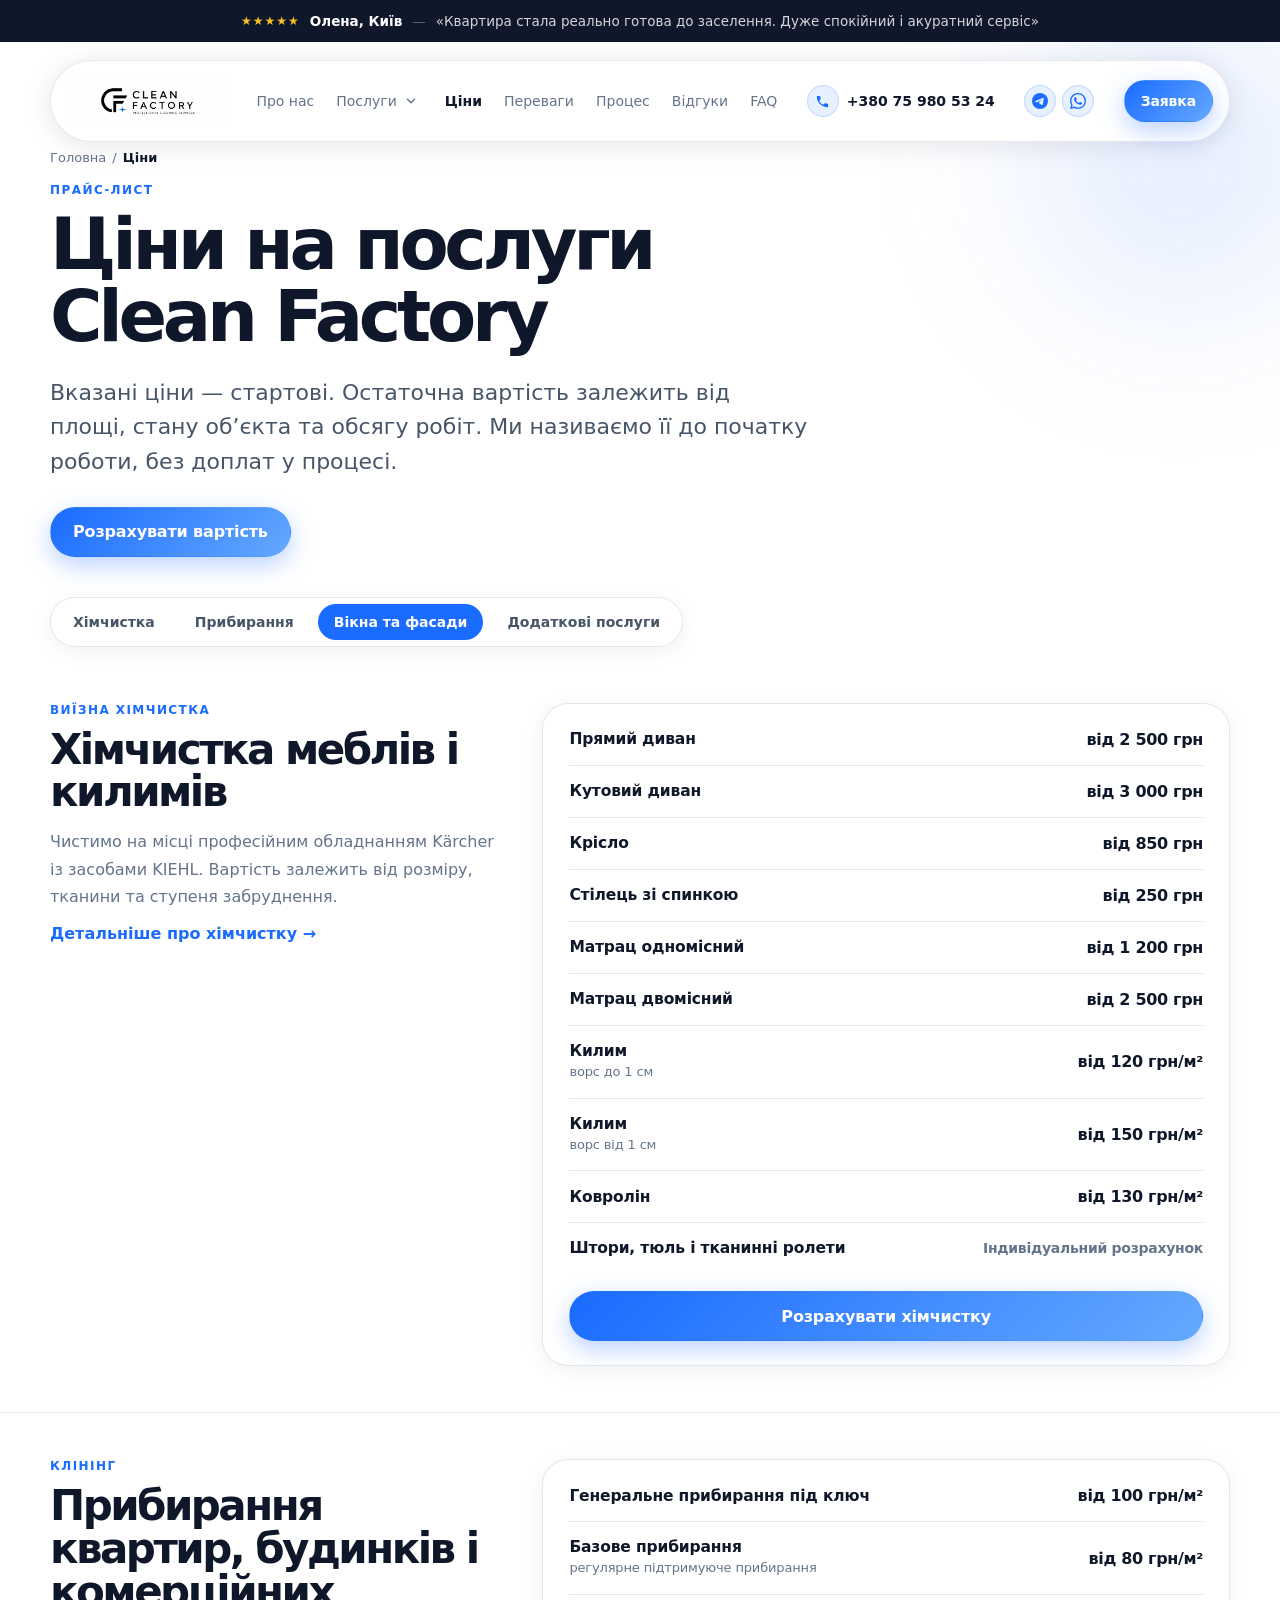
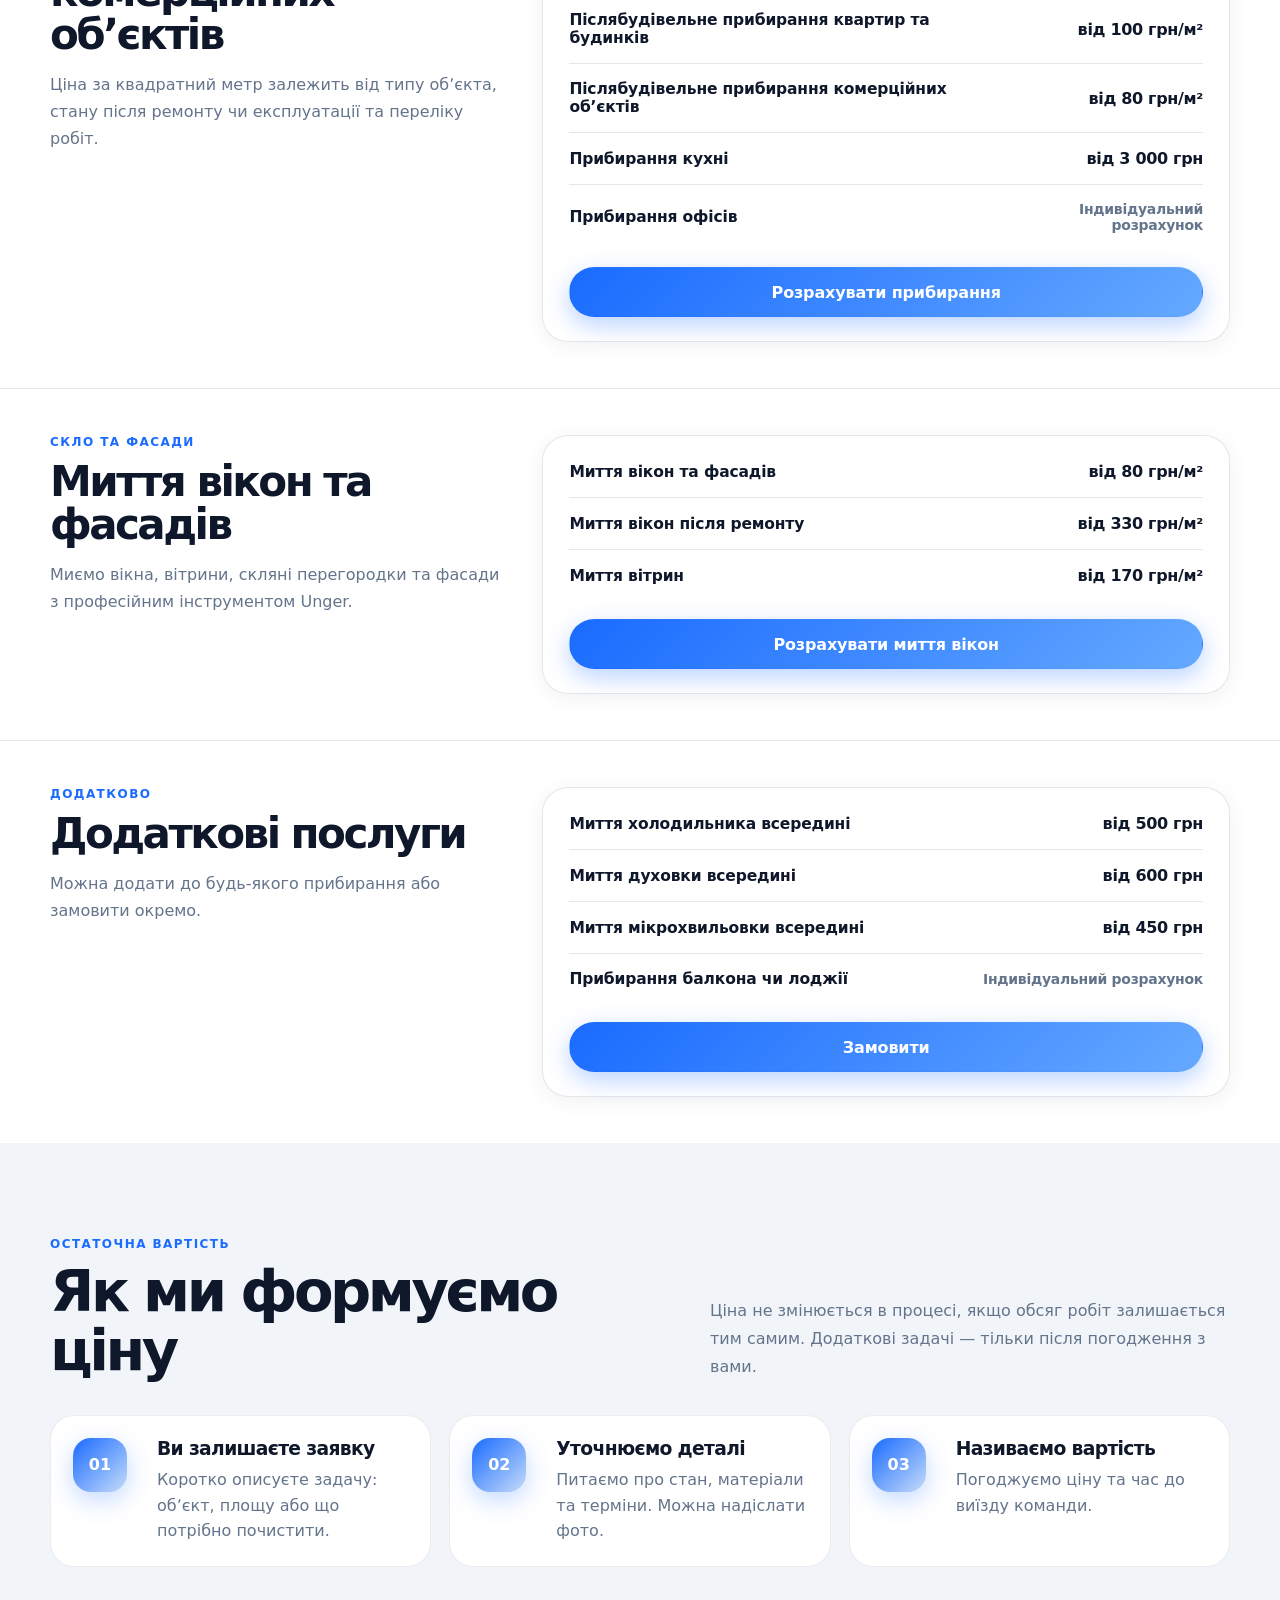
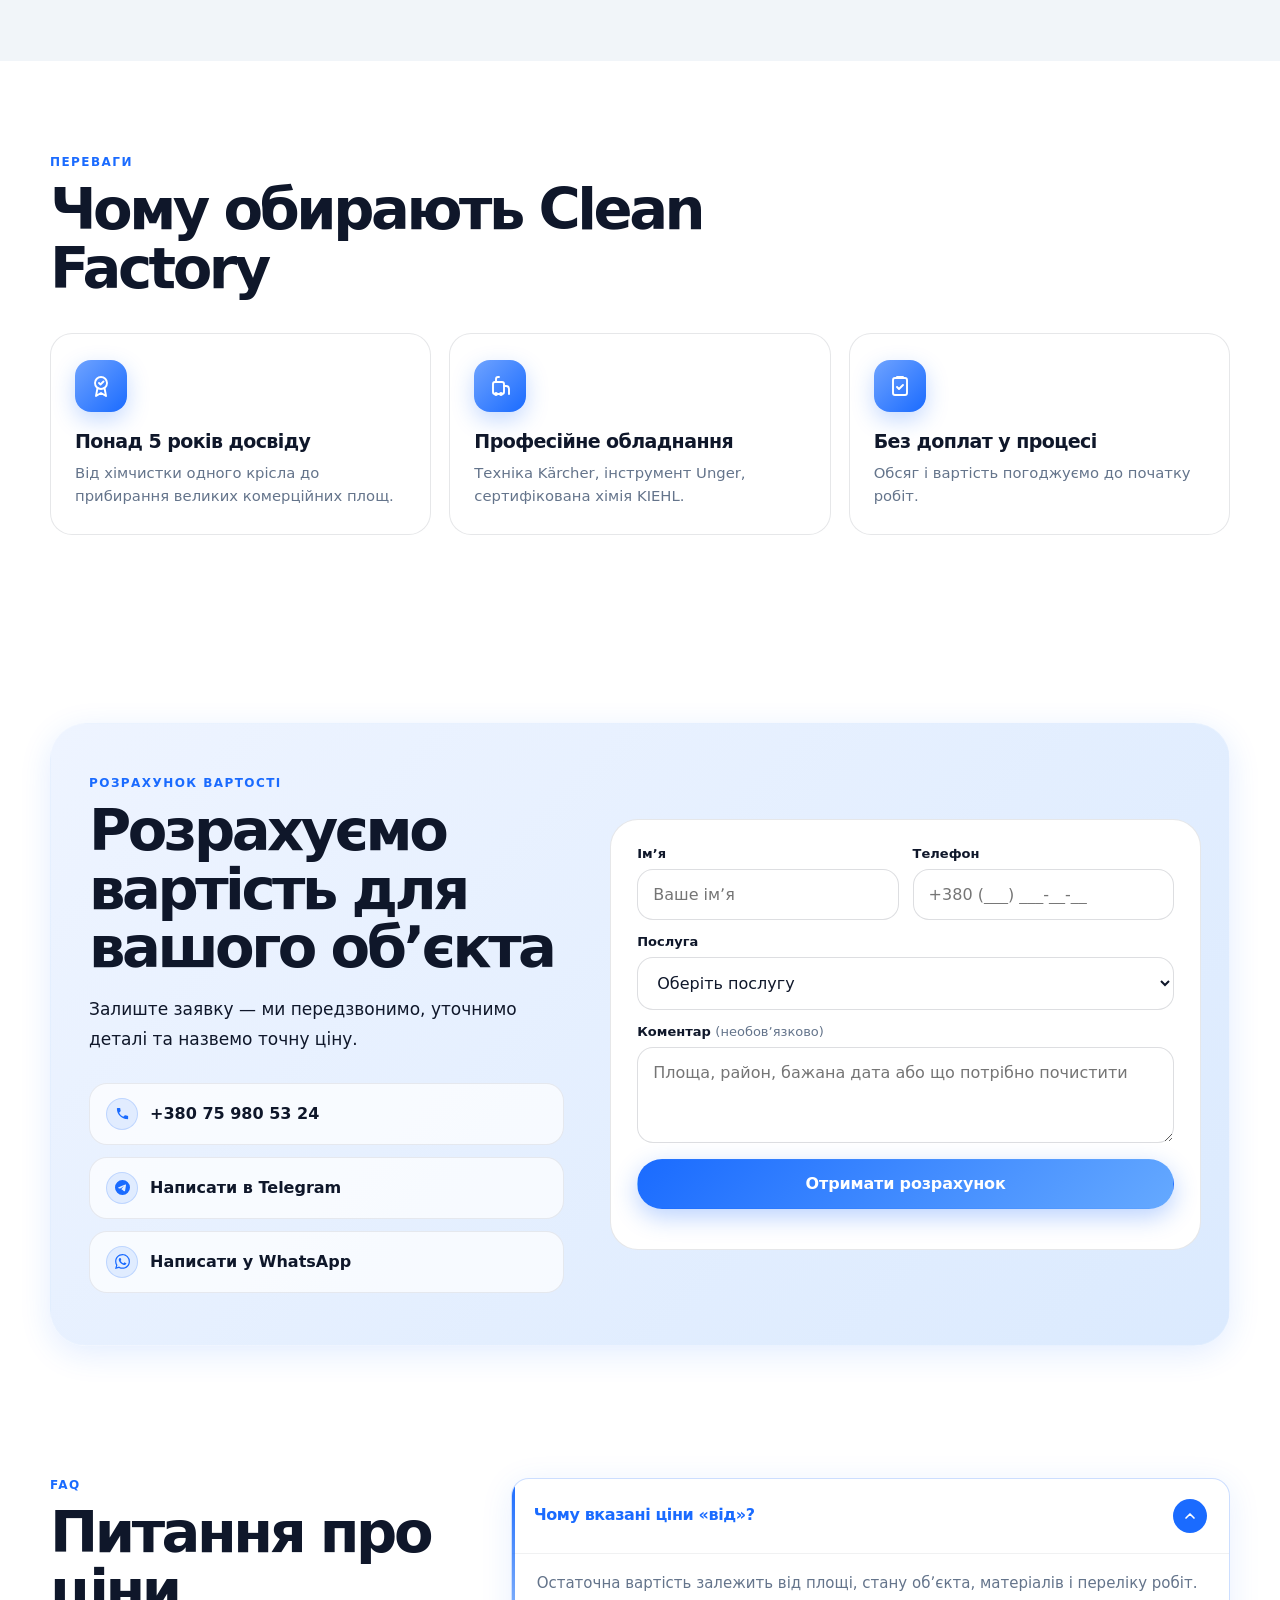
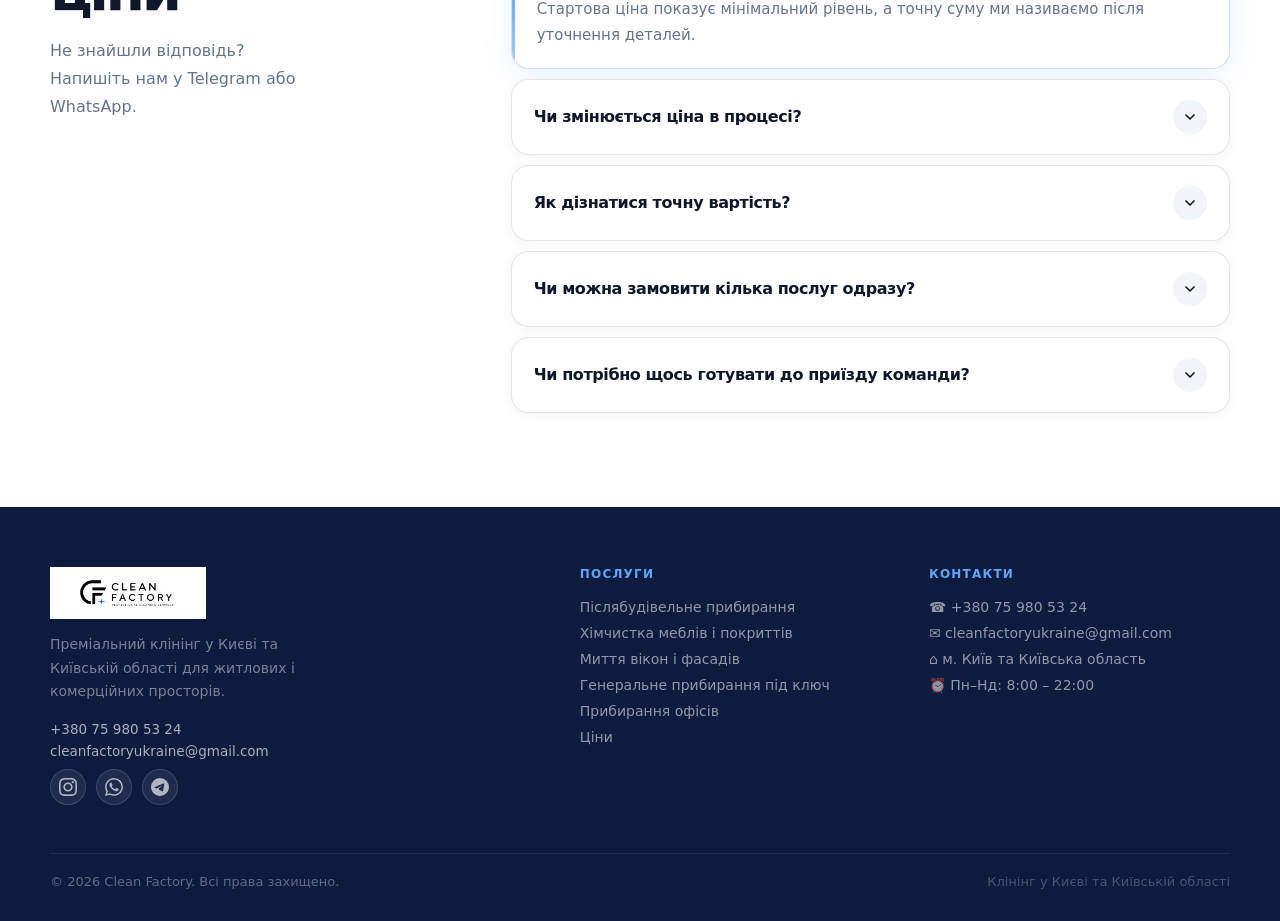
<file: prices/index.html>
<!doctype html>
<html lang="uk">
<head>
    <!-- Google Tag Manager -->
<script>(function(w,d,s,l,i){w[l]=w[l]||[];w[l].push({'gtm.start':
new Date().getTime(),event:'gtm.js'});var f=d.getElementsByTagName(s)[0],
j=d.createElement(s),dl=l!='dataLayer'?'&l='+l:'';j.async=true;j.src=
'https://www.googletagmanager.com/gtm.js?id='+i+dl;f.parentNode.insertBefore(j,f);
})(window,document,'script','dataLayer','GTM-N98GH2J8');</script>
<!-- End Google Tag Manager -->
  <meta charset="UTF-8" />
  <meta name="viewport" content="width=device-width, initial-scale=1.0" />
  <title>Ціни на клінінг і хімчистку у Києві | Clean Factory</title>
  <meta name="description" content="Прайс Clean Factory: хімчистка меблів і килимів, генеральне та післябудівельне прибирання, миття вікон і фасадів у Києві та області. Ціни від 80 грн/м²." />
  <link rel="canonical" href="https://www.cleanfactory.com.ua/prices/" />
  <meta property="og:type" content="website" />
  <meta property="og:locale" content="uk_UA" />
  <meta property="og:site_name" content="Clean Factory" />
  <meta property="og:title" content="Ціни на клінінг і хімчистку у Києві | Clean Factory" />
  <meta property="og:description" content="Прайс Clean Factory: хімчистка меблів і килимів, генеральне та післябудівельне прибирання, миття вікон і фасадів у Києві та області. Ціни від 80 грн/м²." />
  <meta property="og:url" content="https://www.cleanfactory.com.ua/prices/" />
  <meta property="og:image" content="https://www.cleanfactory.com.ua/assets/img/khimchystka-dyvan.jpg" />
  <link rel="stylesheet" href="/assets/css/base.css" />
  <link rel="stylesheet" href="/assets/css/nav.css" />
  <link rel="stylesheet" href="/assets/css/pages.css" />
  <script type="application/ld+json">
{
  "@context": "https://schema.org",
  "@type": "FAQPage",
  "mainEntity": [
    {
      "@type": "Question",
      "name": "Чому вказані ціни «від»?",
      "acceptedAnswer": {
        "@type": "Answer",
        "text": "Остаточна вартість залежить від площі, стану обʼєкта, матеріалів і переліку робіт. Стартова ціна показує мінімальний рівень, а точну суму ми називаємо після уточнення деталей."
      }
    },
    {
      "@type": "Question",
      "name": "Чи змінюється ціна в процесі?",
      "acceptedAnswer": {
        "@type": "Answer",
        "text": "Ні, якщо обсяг робіт не змінюється. Додаткові задачі виконуємо тільки після погодження з вами."
      }
    },
    {
      "@type": "Question",
      "name": "Як дізнатися точну вартість?",
      "acceptedAnswer": {
        "@type": "Answer",
        "text": "Залиште заявку на сайті або напишіть нам у Telegram чи WhatsApp. Ми уточнимо деталі — за потреби попросимо фото — і назвемо вартість до виїзду."
      }
    },
    {
      "@type": "Question",
      "name": "Чи можна замовити кілька послуг одразу?",
      "acceptedAnswer": {
        "@type": "Answer",
        "text": "Так. Наприклад, генеральне прибирання разом із хімчисткою дивана чи миттям вікон. Розрахуємо все одним замовленням."
      }
    },
    {
      "@type": "Question",
      "name": "Чи потрібно щось готувати до приїзду команди?",
      "acceptedAnswer": {
        "@type": "Answer",
        "text": "Бажано прибрати особисті речі та цінності. Обладнання, інвентар і засоби ми привозимо з собою."
      }
    }
  ]
}
  </script>
  <script type="application/ld+json">
{
  "@context": "https://schema.org",
  "@type": "BreadcrumbList",
  "itemListElement": [
    {
      "@type": "ListItem",
      "position": 1,
      "name": "Головна",
      "item": "https://www.cleanfactory.com.ua/"
    },
    {
      "@type": "ListItem",
      "position": 2,
      "name": "Ціни",
      "item": "https://www.cleanfactory.com.ua/prices/"
    }
  ]
}
  </script>
</head>
<body>
<!-- Google Tag Manager (noscript) -->
<noscript><iframe src="https://www.googletagmanager.com/ns.html?id=GTM-N98GH2J8"
height="0" width="0" style="display:none;visibility:hidden"></iframe></noscript>
<!-- End Google Tag Manager (noscript) -->
  <div class="topbar" id="topbar">
    <div class="topbar-item active">
      <span class="topbar-stars">★★★★★</span>
      <span class="topbar-name">Олена, Київ</span>
      <span class="topbar-sep">—</span>
      <span>«Квартира стала реально готова до заселення. Дуже спокійний і акуратний сервіс»</span>
    </div>
    <div class="topbar-item">
      <span class="topbar-stars">★★★★★</span>
      <span class="topbar-name">Максим, Ірпінь</span>
      <span class="topbar-sep">—</span>
      <span>«До вечора офіс виглядав так, що не соромно було запускати людей»</span>
    </div>
    <div class="topbar-item">
      <span class="topbar-stars">★★★★★</span>
      <span class="topbar-name">Ірина, Борщагівка</span>
      <span class="topbar-sep">—</span>
      <span>«Тканина стала світлішою, зник запах. Все зробили акуратно, без різкого запаху хімії»</span>
    </div>
    <div class="topbar-item">
      <span class="topbar-stars">★★★★★</span>
      <span class="topbar-name">Андрій, Київ</span>
      <span class="topbar-sep">—</span>
      <span>«Приїхали вчасно, все своє привезли. Виправили одразу без суперечок»</span>
    </div>
    <div class="topbar-item">
      <span class="topbar-stars">★★★★★</span>
      <span class="topbar-name">Наталія, Бровари</span>
      <span class="topbar-sep">—</span>
      <span>«Нарешті зʼявилось відчуття не ремонту, а дому»</span>
    </div>
  </div>
  <header class="nav">
    <a href="/" class="logo" aria-label="Clean Factory">
      <img src="/logo.jpg" alt="Clean Factory" class="logo-img">
    </a>
    <nav class="nav-links" aria-label="Основна навігація">
      <button class="nav-close" aria-label="Закрити меню">&#x2715;</button>
      <a href="/#about">Про нас</a>
      <div class="nav-dd">
        <a href="/#services">Послуги</a>
        <button class="nav-dd-toggle" type="button" aria-expanded="false" aria-controls="nav-services-menu" aria-label="Показати список послуг"><svg width="14" height="14" viewBox="0 0 24 24" fill="none" stroke="currentColor" stroke-width="2.5" stroke-linecap="round" stroke-linejoin="round" aria-hidden="true"><polyline points="6 9 12 15 18 9"/></svg></button>
        <div class="nav-dd-menu" id="nav-services-menu">
          <ul class="nav-dd-menu-inner">
            <li><a href="/#service-general">Генеральне прибирання під ключ</a></li>
            <li><a href="/#service-windows">Миття вікон та фасадів</a></li>
            <li><a href="/#service-postbuild-home">Післябудівельне прибирання квартир та будинків</a></li>
            <li><a href="/#service-postbuild-commercial">Післябудівельне прибирання комерційних об'єктів</a></li>
            <li><a href="/khimchystka-mebliv-i-kylymiv/" class="is-page">Хімчистка меблів та підлогових покриттів</a></li>
            <li><a href="/#service-basic">Базове прибирання</a></li>
          </ul>
        </div>
      </div>
      <a href="/prices/" class="is-current" aria-current="page">Ціни</a>
      <a href="/#benefits">Переваги</a>
      <a href="/#process">Процес</a>
      <a href="/#reviews">Відгуки</a>
      <a href="/#faq">FAQ</a>
      <a href="#request" class="btn btn-primary nav-cta-mobile">Замовити клінінг</a>
    </nav>
    <a href="tel:+380759805324" class="nav-phone" aria-label="Зателефонувати">
      <span class="nav-phone-icon">
        <svg width="15" height="15" viewBox="0 0 24 24" fill="currentColor"><path d="M6.62 10.79c1.44 2.83 3.76 5.14 6.59 6.59l2.2-2.2c.27-.27.67-.36 1.02-.24 1.12.37 2.33.57 3.57.57.55 0 1 .45 1 1V20c0 .55-.45 1-1 1-9.39 0-17-7.61-17-17 0-.55.45-1 1-1h3.5c.55 0 1 .45 1 1 0 1.25.2 2.45.57 3.57.11.35.03.74-.25 1.02l-2.2 2.2z"/></svg>
      </span>
      <span class="nav-phone-text">+380 75 980 53 24</span>
    </a>
    <div class="nav-social">
      <a href="https://t.me/cleanfactoryukraine" class="nav-social-link" target="_blank" rel="noopener" aria-label="Telegram">
        <svg width="16" height="16" viewBox="0 0 24 24" fill="currentColor"><path d="M11.944 0A12 12 0 0 0 0 12a12 12 0 0 0 12 12 12 12 0 0 0 12-12A12 12 0 0 0 12 0a12 12 0 0 0-.056 0zm4.962 7.224c.1-.002.321.023.465.14a.506.506 0 0 1 .171.325c.016.093.036.306.02.472-.18 1.898-.962 6.502-1.36 8.627-.168.9-.499 1.201-.82 1.23-.696.065-1.225-.46-1.9-.902-1.056-.693-1.653-1.124-2.678-1.8-1.185-.78-.417-1.21.258-1.91.177-.184 3.247-2.977 3.307-3.23.007-.032.014-.15-.056-.212s-.174-.041-.249-.024c-.106.024-1.793 1.14-5.061 3.345-.48.33-.913.49-1.302.48-.428-.008-1.252-.241-1.865-.44-.752-.245-1.349-.374-1.297-.789.027-.216.325-.437.893-.663 3.498-1.524 5.83-2.529 6.998-3.014 3.332-1.386 4.025-1.627 4.476-1.635z"/></svg>
      </a>
      <a href="https://wa.me/380759805324" class="nav-social-link" target="_blank" rel="noopener" aria-label="WhatsApp">
        <svg width="16" height="16" viewBox="0 0 24 24" fill="currentColor"><path d="M17.472 14.382c-.297-.149-1.758-.867-2.03-.967-.273-.099-.471-.148-.67.15-.197.297-.767.966-.94 1.164-.173.199-.347.223-.644.075-.297-.15-1.255-.463-2.39-1.475-.883-.788-1.48-1.761-1.653-2.059-.173-.297-.018-.458.13-.606.134-.133.298-.347.446-.52.149-.174.198-.298.298-.497.099-.198.05-.371-.025-.52-.075-.149-.669-1.612-.916-2.207-.242-.579-.487-.5-.669-.51-.173-.008-.371-.01-.57-.01-.198 0-.52.074-.792.372-.272.297-1.04 1.016-1.04 2.479 0 1.462 1.065 2.875 1.213 3.074.149.198 2.096 3.2 5.077 4.487.709.306 1.262.489 1.694.625.712.227 1.36.195 1.871.118.571-.085 1.758-.719 2.006-1.413.248-.694.248-1.289.173-1.413-.074-.124-.272-.198-.57-.347m-5.421 7.403h-.004a9.87 9.87 0 01-5.031-1.378l-.361-.214-3.741.982.998-3.648-.235-.374a9.86 9.86 0 01-1.51-5.26c.001-5.45 4.436-9.884 9.888-9.884 2.64 0 5.122 1.03 6.988 2.898a9.825 9.825 0 012.893 6.994c-.003 5.45-4.437 9.884-9.885 9.884m8.413-18.297A11.815 11.815 0 0012.05 0C5.495 0 .16 5.335.157 11.892c0 2.096.547 4.142 1.588 5.945L.057 24l6.305-1.654a11.882 11.882 0 005.683 1.448h.005c6.554 0 11.89-5.335 11.893-11.893a11.821 11.821 0 00-3.48-8.413z"/></svg>
      </a>
    </div>
    <a class="btn btn-primary nav-cta" href="#request">Заявка</a>
    <button class="nav-burger" aria-label="Відкрити меню" aria-expanded="false">
      <span></span><span></span><span></span>
    </button>
  </header>
  <div class="nav-overlay" aria-hidden="true"></div>

  <main id="top">
    <section class="page-hero">
      <div class="container">
        <nav class="breadcrumbs" aria-label="Навігаційний ланцюжок">
          <a href="/">Головна</a><span aria-hidden="true">/</span><span aria-current="page">Ціни</span>
        </nav>
        <div class="section-kicker">Прайс-лист</div>
        <h1>Ціни на послуги Clean Factory</h1>
        <p class="hero-lead">Вказані ціни — стартові. Остаточна вартість залежить від площі, стану обʼєкта та обсягу робіт. Ми називаємо її до початку роботи, без доплат у процесі.</p>
        <div class="hero-actions" style="margin-top:28px;margin-bottom:0">
          <a href="#request" class="btn btn-primary">Розрахувати вартість</a>
        </div>
      </div>
    </section>

    <div class="price-nav-wrap">
      <div class="container">
        <nav class="price-nav" aria-label="Категорії послуг">
          <a href="#khimchystka">Хімчистка</a>
          <a href="#prybyrannia">Прибирання</a>
          <a href="#vikna">Вікна та фасади</a>
          <a href="#dodatkovo">Додаткові послуги</a>
        </nav>
      </div>
    </div>

    <section class="price-section" id="khimchystka">
      <div class="container price-section-grid">
        <div class="price-section-intro reveal">
          <div class="section-kicker">Виїзна хімчистка</div>
          <h2>Хімчистка меблів і килимів</h2>
          <p>Чистимо на місці професійним обладнанням Kärcher із засобами KIEHL. Вартість залежить від розміру, тканини та ступеня забруднення.</p>
          <a href="/khimchystka-mebliv-i-kylymiv/" class="link-more">Детальніше про хімчистку →</a>
        </div>
        <div class="price-card reveal">
          <table class="price-table">
            <caption class="visually-hidden">Ціни на хімчистку меблів і килимів</caption>
            <tbody>
              <tr><th scope="row">Прямий диван</th><td>від 2 500 грн</td></tr>
              <tr><th scope="row">Кутовий диван</th><td>від 3 000 грн</td></tr>
              <tr><th scope="row">Крісло</th><td>від 850 грн</td></tr>
              <tr><th scope="row">Стілець зі спинкою</th><td>від 250 грн</td></tr>
              <tr><th scope="row">Матрац одномісний</th><td>від 1 200 грн</td></tr>
              <tr><th scope="row">Матрац двомісний</th><td>від 2 500 грн</td></tr>
              <tr><th scope="row">Килим<small>ворс до 1 см</small></th><td>від 120 грн/м²</td></tr>
              <tr><th scope="row">Килим<small>ворс від 1 см</small></th><td>від 150 грн/м²</td></tr>
              <tr><th scope="row">Ковролін</th><td>від 130 грн/м²</td></tr>
              <tr><th scope="row">Штори, тюль і тканинні ролети</th><td class="ind">Індивідуальний розрахунок</td></tr>
            </tbody>
          </table>
          <a href="#request" class="btn btn-primary" style="width:100%">Розрахувати хімчистку</a>
        </div>
      </div>
    </section>

    <section class="price-section" id="prybyrannia">
      <div class="container price-section-grid">
        <div class="price-section-intro reveal">
          <div class="section-kicker">Клінінг</div>
          <h2>Прибирання квартир, будинків і комерційних обʼєктів</h2>
          <p>Ціна за квадратний метр залежить від типу обʼєкта, стану після ремонту чи експлуатації та переліку робіт.</p>
        </div>
        <div class="price-card reveal">
          <table class="price-table">
            <caption class="visually-hidden">Ціни на прибирання</caption>
            <tbody>
              <tr><th scope="row">Генеральне прибирання під ключ</th><td>від 100 грн/м²</td></tr>
              <tr><th scope="row">Базове прибирання<small>регулярне підтримуюче прибирання</small></th><td>від 80 грн/м²</td></tr>
              <tr><th scope="row">Післябудівельне прибирання квартир та будинків</th><td>від 100 грн/м²</td></tr>
              <tr><th scope="row">Післябудівельне прибирання комерційних обʼєктів</th><td>від 80 грн/м²</td></tr>
              <tr><th scope="row">Прибирання кухні</th><td>від 3 000 грн</td></tr>
              <tr><th scope="row">Прибирання офісів</th><td class="ind">Індивідуальний розрахунок</td></tr>
            </tbody>
          </table>
          <a href="#request" class="btn btn-primary" style="width:100%">Розрахувати прибирання</a>
        </div>
      </div>
    </section>

    <section class="price-section" id="vikna">
      <div class="container price-section-grid">
        <div class="price-section-intro reveal">
          <div class="section-kicker">Скло та фасади</div>
          <h2>Миття вікон та фасадів</h2>
          <p>Миємо вікна, вітрини, скляні перегородки та фасади з професійним інструментом Unger.</p>
        </div>
        <div class="price-card reveal">
          <table class="price-table">
            <caption class="visually-hidden">Ціни на миття вікон та фасадів</caption>
            <tbody>
              <tr><th scope="row">Миття вікон та фасадів</th><td>від 80 грн/м²</td></tr>
              <tr><th scope="row">Миття вікон після ремонту</th><td>від 330 грн/м²</td></tr>
              <tr><th scope="row">Миття вітрин</th><td>від 170 грн/м²</td></tr>
            </tbody>
          </table>
          <a href="#request" class="btn btn-primary" style="width:100%">Розрахувати миття вікон</a>
        </div>
      </div>
    </section>

    <section class="price-section" id="dodatkovo">
      <div class="container price-section-grid">
        <div class="price-section-intro reveal">
          <div class="section-kicker">Додатково</div>
          <h2>Додаткові послуги</h2>
          <p>Можна додати до будь-якого прибирання або замовити окремо.</p>
        </div>
        <div class="price-card reveal">
          <table class="price-table">
            <caption class="visually-hidden">Ціни на додаткові послуги</caption>
            <tbody>
              <tr><th scope="row">Миття холодильника всередині</th><td>від 500 грн</td></tr>
              <tr><th scope="row">Миття духовки всередині</th><td>від 600 грн</td></tr>
              <tr><th scope="row">Миття мікрохвильовки всередині</th><td>від 450 грн</td></tr>
              <tr><th scope="row">Прибирання балкона чи лоджії</th><td class="ind">Індивідуальний розрахунок</td></tr>
            </tbody>
          </table>
          <a href="#request" class="btn btn-primary" style="width:100%">Замовити</a>
        </div>
      </div>
    </section>

    <section id="how-price" class="section-dark">
      <div class="container">
        <div class="section-head reveal">
          <div>
            <div class="section-kicker">Остаточна вартість</div>
            <h2>Як ми формуємо ціну</h2>
          </div>
          <p class="section-text">Ціна не змінюється в процесі, якщо обсяг робіт залишається тим самим. Додаткові задачі — тільки після погодження з вами.</p>
        </div>
        <div class="steps icon-grid">
          <div class="step reveal"><div class="step-number">01</div><div><h3>Ви залишаєте заявку</h3><p>Коротко описуєте задачу: обʼєкт, площу або що потрібно почистити.</p></div></div>
          <div class="step reveal"><div class="step-number">02</div><div><h3>Уточнюємо деталі</h3><p>Питаємо про стан, матеріали та терміни. Можна надіслати фото.</p></div></div>
          <div class="step reveal"><div class="step-number">03</div><div><h3>Називаємо вартість</h3><p>Погоджуємо ціну та час до виїзду команди.</p></div></div>
        </div>
      </div>
    </section>

    <section id="benefits">
      <div class="container">
        <div class="section-head reveal">
          <div>
            <div class="section-kicker">Переваги</div>
            <h2>Чому обирають Clean Factory</h2>
          </div>
        </div>
        <div class="icon-grid">
          <div class="icon-card reveal"><div class="icon-badge"><svg width="24" height="24" viewBox="0 0 24 24" fill="none" stroke="currentColor" stroke-width="1.9" stroke-linecap="round" stroke-linejoin="round" aria-hidden="true"><circle cx="12" cy="9" r="6"/><path d="M8.5 14 7 22l5-3 5 3-1.5-8"/><path d="m10 9 1.5 1.5L14.5 7.5"/></svg></div><h3>Понад 5 років досвіду</h3><p>Від хімчистки одного крісла до прибирання великих комерційних площ.</p></div>
          <div class="icon-card reveal"><div class="icon-badge"><svg width="24" height="24" viewBox="0 0 24 24" fill="none" stroke="currentColor" stroke-width="1.9" stroke-linecap="round" stroke-linejoin="round" aria-hidden="true"><rect x="5" y="8" width="11" height="12" rx="2"/><path d="M8 8V5a2 2 0 0 1 2-2h1"/><path d="M16 12h2a3 3 0 0 1 3 3v5"/><circle cx="8" cy="20" r="1"/><circle cx="13" cy="20" r="1"/></svg></div><h3>Професійне обладнання</h3><p>Техніка Kärcher, інструмент Unger, сертифікована хімія KIEHL.</p></div>
          <div class="icon-card reveal"><div class="icon-badge"><svg width="24" height="24" viewBox="0 0 24 24" fill="none" stroke="currentColor" stroke-width="1.9" stroke-linecap="round" stroke-linejoin="round" aria-hidden="true"><rect x="5" y="4" width="14" height="17" rx="2"/><path d="M9 4V3h6v1"/><path d="m9 13 2 2 4-4"/></svg></div><h3>Без доплат у процесі</h3><p>Обсяг і вартість погоджуємо до початку робіт.</p></div>
        </div>
      </div>
    </section>

    <section id="request" class="cta-section">
      <div class="container">
        <div class="cta-card reveal">
          <div class="cta-info">
            <div class="section-kicker">Розрахунок вартості</div>
            <h2>Розрахуємо вартість для вашого обʼєкта</h2>
            <p>Залиште заявку — ми передзвонимо, уточнимо деталі та назвемо точну ціну.</p>
            <div class="contact-list">
              <a href="tel:+380759805324"><i class="contact-ico"><svg width="15" height="15" viewBox="0 0 24 24" fill="currentColor"><path d="M6.62 10.79c1.44 2.83 3.76 5.14 6.59 6.59l2.2-2.2c.27-.27.67-.36 1.02-.24 1.12.37 2.33.57 3.57.57.55 0 1 .45 1 1V20c0 .55-.45 1-1 1-9.39 0-17-7.61-17-17 0-.55.45-1 1-1h3.5c.55 0 1 .45 1 1 0 1.25.2 2.45.57 3.57.11.35.03.74-.25 1.02l-2.2 2.2z"/></svg></i>+380 75 980 53 24</a>
              <a href="https://t.me/cleanfactoryukraine" target="_blank" rel="noopener"><i class="contact-ico"><svg width="16" height="16" viewBox="0 0 24 24" fill="currentColor"><path d="M11.944 0A12 12 0 0 0 0 12a12 12 0 0 0 12 12 12 12 0 0 0 12-12A12 12 0 0 0 12 0a12 12 0 0 0-.056 0zm4.962 7.224c.1-.002.321.023.465.14a.506.506 0 0 1 .171.325c.016.093.036.306.02.472-.18 1.898-.962 6.502-1.36 8.627-.168.9-.499 1.201-.82 1.23-.696.065-1.225-.46-1.9-.902-1.056-.693-1.653-1.124-2.678-1.8-1.185-.78-.417-1.21.258-1.91.177-.184 3.247-2.977 3.307-3.23.007-.032.014-.15-.056-.212s-.174-.041-.249-.024c-.106.024-1.793 1.14-5.061 3.345-.48.33-.913.49-1.302.48-.428-.008-1.252-.241-1.865-.44-.752-.245-1.349-.374-1.297-.789.027-.216.325-.437.893-.663 3.498-1.524 5.83-2.529 6.998-3.014 3.332-1.386 4.025-1.627 4.476-1.635z"/></svg></i>Написати в Telegram</a>
              <a href="https://wa.me/380759805324" target="_blank" rel="noopener"><i class="contact-ico"><svg width="16" height="16" viewBox="0 0 24 24" fill="currentColor"><path d="M17.472 14.382c-.297-.149-1.758-.867-2.03-.967-.273-.099-.471-.148-.67.15-.197.297-.767.966-.94 1.164-.173.199-.347.223-.644.075-.297-.15-1.255-.463-2.39-1.475-.883-.788-1.48-1.761-1.653-2.059-.173-.297-.018-.458.13-.606.134-.133.298-.347.446-.52.149-.174.198-.298.298-.497.099-.198.05-.371-.025-.52-.075-.149-.669-1.612-.916-2.207-.242-.579-.487-.5-.669-.51-.173-.008-.371-.01-.57-.01-.198 0-.52.074-.792.372-.272.297-1.04 1.016-1.04 2.479 0 1.462 1.065 2.875 1.213 3.074.149.198 2.096 3.2 5.077 4.487.709.306 1.262.489 1.694.625.712.227 1.36.195 1.871.118.571-.085 1.758-.719 2.006-1.413.248-.694.248-1.289.173-1.413-.074-.124-.272-.198-.57-.347m-5.421 7.403h-.004a9.87 9.87 0 01-5.031-1.378l-.361-.214-3.741.982.998-3.648-.235-.374a9.86 9.86 0 01-1.51-5.26c.001-5.45 4.436-9.884 9.888-9.884 2.64 0 5.122 1.03 6.988 2.898a9.825 9.825 0 012.893 6.994c-.003 5.45-4.437 9.884-9.885 9.884m8.413-18.297A11.815 11.815 0 0012.05 0C5.495 0 .16 5.335.157 11.892c0 2.096.547 4.142 1.588 5.945L.057 24l6.305-1.654a11.882 11.882 0 005.683 1.448h.005c6.554 0 11.89-5.335 11.893-11.893a11.821 11.821 0 00-3.48-8.413z"/></svg></i>Написати у WhatsApp</a>
            </div>
          </div>
          <form class="form" onsubmit="return handleSubmit(event)">
            <div class="form-grid">
              <div class="field">
                <label for="name">Імʼя</label>
                <input id="name" name="name" type="text" autocomplete="name" required placeholder="Ваше імʼя" />
              </div>
              <div class="field">
                <label for="phone">Телефон</label>
                <input id="phone" name="phone" type="tel" autocomplete="tel" required placeholder="+380 (___) ___-__-__" />
                <p class="phone-error" id="phoneError">Введіть коректний номер: +380XXXXXXXXX або 0XXXXXXXXX</p>
              </div>
              <div class="field full">
                <label for="service">Послуга</label>
                <select id="service" name="service" required>
                  <option value="">Оберіть послугу</option>
                  <option>Хімчистка меблів</option>
                  <option>Генеральне прибирання</option>
                  <option>Базове прибирання</option>
                  <option>Післябудівельне прибирання</option>
                  <option>Миття вікон / фасадів</option>
                  <option>Комерційний клінінг</option>
                  <option>Ще не знаю</option>
                </select>
              </div>
              <div class="field full">
                <label for="comment">Коментар <span class="label-opt">(необовʼязково)</span></label>
                <textarea id="comment" name="comment" placeholder="Площа, район, бажана дата або що потрібно почистити"></textarea>
              </div>
            </div>
            <button class="btn btn-primary" type="submit">Отримати розрахунок</button>
            <p class="form-note"></p>
          </form>
        </div>
      </div>
    </section>

    <section id="faq">
      <div class="container faq-wrap">
        <div class="faq-intro reveal">
          <div class="section-kicker">FAQ</div>
          <h2>Питання про ціни</h2>
          <p class="section-text">Не знайшли відповідь? Напишіть нам у Telegram або WhatsApp.</p>
        </div>
        <div class="faq-list reveal">
          <div class="faq-item open">
            <button class="faq-question" aria-expanded="true">
              Чому вказані ціни «від»?
              <span class="faq-chevron"><svg width="16" height="16" viewBox="0 0 24 24" fill="none" stroke="currentColor" stroke-width="2.5" stroke-linecap="round" stroke-linejoin="round"><polyline points="6 9 12 15 18 9"/></svg></span>
            </button>
            <div class="faq-answer" role="region">
              <div class="faq-answer-inner">
                <div class="faq-answer-body">Остаточна вартість залежить від площі, стану обʼєкта, матеріалів і переліку робіт. Стартова ціна показує мінімальний рівень, а точну суму ми називаємо після уточнення деталей.</div>
              </div>
            </div>
          </div>

          <div class="faq-item">
            <button class="faq-question" aria-expanded="false">
              Чи змінюється ціна в процесі?
              <span class="faq-chevron"><svg width="16" height="16" viewBox="0 0 24 24" fill="none" stroke="currentColor" stroke-width="2.5" stroke-linecap="round" stroke-linejoin="round"><polyline points="6 9 12 15 18 9"/></svg></span>
            </button>
            <div class="faq-answer" role="region">
              <div class="faq-answer-inner">
                <div class="faq-answer-body">Ні, якщо обсяг робіт не змінюється. Додаткові задачі виконуємо тільки після погодження з вами.</div>
              </div>
            </div>
          </div>

          <div class="faq-item">
            <button class="faq-question" aria-expanded="false">
              Як дізнатися точну вартість?
              <span class="faq-chevron"><svg width="16" height="16" viewBox="0 0 24 24" fill="none" stroke="currentColor" stroke-width="2.5" stroke-linecap="round" stroke-linejoin="round"><polyline points="6 9 12 15 18 9"/></svg></span>
            </button>
            <div class="faq-answer" role="region">
              <div class="faq-answer-inner">
                <div class="faq-answer-body">Залиште заявку на сайті або напишіть нам у Telegram чи WhatsApp. Ми уточнимо деталі — за потреби попросимо фото — і назвемо вартість до виїзду.</div>
              </div>
            </div>
          </div>

          <div class="faq-item">
            <button class="faq-question" aria-expanded="false">
              Чи можна замовити кілька послуг одразу?
              <span class="faq-chevron"><svg width="16" height="16" viewBox="0 0 24 24" fill="none" stroke="currentColor" stroke-width="2.5" stroke-linecap="round" stroke-linejoin="round"><polyline points="6 9 12 15 18 9"/></svg></span>
            </button>
            <div class="faq-answer" role="region">
              <div class="faq-answer-inner">
                <div class="faq-answer-body">Так. Наприклад, генеральне прибирання разом із хімчисткою дивана чи миттям вікон. Розрахуємо все одним замовленням.</div>
              </div>
            </div>
          </div>

          <div class="faq-item">
            <button class="faq-question" aria-expanded="false">
              Чи потрібно щось готувати до приїзду команди?
              <span class="faq-chevron"><svg width="16" height="16" viewBox="0 0 24 24" fill="none" stroke="currentColor" stroke-width="2.5" stroke-linecap="round" stroke-linejoin="round"><polyline points="6 9 12 15 18 9"/></svg></span>
            </button>
            <div class="faq-answer" role="region">
              <div class="faq-answer-inner">
                <div class="faq-answer-body">Бажано прибрати особисті речі та цінності. Обладнання, інвентар і засоби ми привозимо з собою.</div>
              </div>
            </div>
          </div>
        </div>
      </div>
    </section>
  </main>

  <footer class="site-footer">
    <div class="container">
      <div class="footer-top">
        <div class="footer-brand">
          <a href="/" class="logo footer-logo" aria-label="Clean Factory">
            <img src="/logo.jpg" alt="Clean Factory" class="logo-img">
          </a>
          <p class="footer-desc">Преміальний клінінг у Києві та Київській області для житлових і комерційних просторів.</p>
          <div class="footer-contacts-inline">
            <a href="tel:+380759805324">+380 75 980 53 24</a>
            <a href="mailto:cleanfactoryukraine@gmail.com">cleanfactoryukraine@gmail.com</a>
          </div>
          <div class="footer-social">
            <a href="https://www.instagram.com/cleanfactory_ukraine?igsh=MWpsdWN5bjRqcGxq&utm_source=qr" class="footer-social-link" target="_blank" rel="noopener" aria-label="Instagram">
              <svg width="18" height="18" viewBox="0 0 24 24" fill="currentColor"><path d="M12 2.163c3.204 0 3.584.012 4.85.07 3.252.148 4.771 1.691 4.919 4.919.058 1.265.069 1.645.069 4.849 0 3.205-.012 3.584-.069 4.849-.149 3.225-1.664 4.771-4.919 4.919-1.266.058-1.644.07-4.85.07-3.204 0-3.584-.012-4.849-.07-3.26-.149-4.771-1.699-4.919-4.92-.058-1.265-.07-1.644-.07-4.849 0-3.204.013-3.583.07-4.849.149-3.227 1.664-4.771 4.919-4.919 1.266-.057 1.645-.069 4.849-.069zm0-2.163c-3.259 0-3.667.014-4.947.072-4.358.2-6.78 2.618-6.98 6.98-.059 1.281-.073 1.689-.073 4.948 0 3.259.014 3.668.072 4.948.2 4.358 2.618 6.78 6.98 6.98 1.281.058 1.689.072 4.948.072 3.259 0 3.668-.014 4.948-.072 4.354-.2 6.782-2.618 6.979-6.98.059-1.28.073-1.689.073-4.948 0-3.259-.014-3.667-.072-4.947-.196-4.354-2.617-6.78-6.979-6.98-1.281-.059-1.69-.073-4.949-.073zm0 5.838c-3.403 0-6.162 2.759-6.162 6.162s2.759 6.163 6.162 6.163 6.162-2.759 6.162-6.163c0-3.403-2.759-6.162-6.162-6.162zm0 10.162c-2.209 0-4-1.79-4-4 0-2.209 1.791-4 4-4s4 1.791 4 4c0 2.21-1.791 4-4 4zm6.406-11.845c-.796 0-1.441.645-1.441 1.44s.645 1.44 1.441 1.44c.795 0 1.439-.645 1.439-1.44s-.644-1.44-1.439-1.44z"/></svg>
            </a>
            <a href="https://wa.me/380759805324" class="footer-social-link" target="_blank" rel="noopener" aria-label="WhatsApp">
              <svg width="18" height="18" viewBox="0 0 24 24" fill="currentColor"><path d="M17.472 14.382c-.297-.149-1.758-.867-2.03-.967-.273-.099-.471-.148-.67.15-.197.297-.767.966-.94 1.164-.173.199-.347.223-.644.075-.297-.15-1.255-.463-2.39-1.475-.883-.788-1.48-1.761-1.653-2.059-.173-.297-.018-.458.13-.606.134-.133.298-.347.446-.52.149-.174.198-.298.298-.497.099-.198.05-.371-.025-.52-.075-.149-.669-1.612-.916-2.207-.242-.579-.487-.5-.669-.51-.173-.008-.371-.01-.57-.01-.198 0-.52.074-.792.372-.272.297-1.04 1.016-1.04 2.479 0 1.462 1.065 2.875 1.213 3.074.149.198 2.096 3.2 5.077 4.487.709.306 1.262.489 1.694.625.712.227 1.36.195 1.871.118.571-.085 1.758-.719 2.006-1.413.248-.694.248-1.289.173-1.413-.074-.124-.272-.198-.57-.347m-5.421 7.403h-.004a9.87 9.87 0 01-5.031-1.378l-.361-.214-3.741.982.998-3.648-.235-.374a9.86 9.86 0 01-1.51-5.26c.001-5.45 4.436-9.884 9.888-9.884 2.64 0 5.122 1.03 6.988 2.898a9.825 9.825 0 012.893 6.994c-.003 5.45-4.437 9.884-9.885 9.884m8.413-18.297A11.815 11.815 0 0012.05 0C5.495 0 .16 5.335.157 11.892c0 2.096.547 4.142 1.588 5.945L.057 24l6.305-1.654a11.882 11.882 0 005.683 1.448h.005c6.554 0 11.89-5.335 11.893-11.893a11.821 11.821 0 00-3.48-8.413z"/></svg>
            </a>
            <a href="https://t.me/cleanfactoryukraine" class="footer-social-link" target="_blank" rel="noopener" aria-label="Telegram">
              <svg width="18" height="18" viewBox="0 0 24 24" fill="currentColor"><path d="M11.944 0A12 12 0 0 0 0 12a12 12 0 0 0 12 12 12 12 0 0 0 12-12A12 12 0 0 0 12 0a12 12 0 0 0-.056 0zm4.962 7.224c.1-.002.321.023.465.14a.506.506 0 0 1 .171.325c.016.093.036.306.02.472-.18 1.898-.962 6.502-1.36 8.627-.168.9-.499 1.201-.82 1.23-.696.065-1.225-.46-1.9-.902-1.056-.693-1.653-1.124-2.678-1.8-1.185-.78-.417-1.21.258-1.91.177-.184 3.247-2.977 3.307-3.23.007-.032.014-.15-.056-.212s-.174-.041-.249-.024c-.106.024-1.793 1.14-5.061 3.345-.48.33-.913.49-1.302.48-.428-.008-1.252-.241-1.865-.44-.752-.245-1.349-.374-1.297-.789.027-.216.325-.437.893-.663 3.498-1.524 5.83-2.529 6.998-3.014 3.332-1.386 4.025-1.627 4.476-1.635z"/></svg>
            </a>
          </div>
        </div>

        <div class="footer-col">
          <div class="footer-col-title">Послуги</div>
          <ul>
            <li><a href="/#services">Післябудівельне прибирання</a></li>
            <li><a href="/khimchystka-mebliv-i-kylymiv/">Хімчистка меблів і покриттів</a></li>
            <li><a href="/#services">Миття вікон і фасадів</a></li>
            <li><a href="/#services">Генеральне прибирання під ключ</a></li>
            <li><a href="/#services">Прибирання офісів</a></li>
            <li><a href="/prices/">Ціни</a></li>
          </ul>
        </div>

        <div class="footer-col">
          <div class="footer-col-title">Контакти</div>
          <ul>
            <li><a href="tel:+380759805324">☎ +380 75 980 53 24</a></li>
            <li><a href="mailto:cleanfactoryukraine@gmail.com">✉ cleanfactoryukraine@gmail.com</a></li>
            <li><span>⌂ м. Київ та Київська область</span></li>
            <li><span>⏰ Пн–Нд: 8:00 – 22:00</span></li>
          </ul>
        </div>
      </div>

      <div class="footer-bottom">
        <span>© <span id="year"></span> Clean Factory. Всі права захищено.</span>
        <span class="footer-tagline">Клінінг у Києві та Київській області</span>
      </div>
    </div>
  </footer>

  <div class="success-popup" id="successPopup" role="alert" aria-live="polite">
    <div class="success-popup__inner">
      <div class="success-popup__icon">✓</div>
      <div class="success-popup__body">
        <p class="success-popup__title">Заявку прийнято!</p>
        <p class="success-popup__subtitle">Ми звʼяжемось з вами найближчим часом.</p>
      </div>
      <button class="success-popup__close" onclick="closeSuccessPopup()" aria-label="Закрити">×</button>
    </div>
    <div class="success-popup__progress-track">
      <div class="success-popup__progress-bar" id="popupProgressBar"></div>
    </div>
  </div>

  <div class="mobile-social-bar" aria-label="Зв'язатись">
    <a href="https://t.me/cleanfactoryukraine" class="mobile-social-btn mobile-social-btn--tg" target="_blank" rel="noopener" aria-label="Telegram">
      <svg width="24" height="24" viewBox="0 0 24 24" fill="currentColor"><path d="M11.944 0A12 12 0 0 0 0 12a12 12 0 0 0 12 12 12 12 0 0 0 12-12A12 12 0 0 0 12 0a12 12 0 0 0-.056 0zm4.962 7.224c.1-.002.321.023.465.14a.506.506 0 0 1 .171.325c.016.093.036.306.02.472-.18 1.898-.962 6.502-1.36 8.627-.168.9-.499 1.201-.82 1.23-.696.065-1.225-.46-1.9-.902-1.056-.693-1.653-1.124-2.678-1.8-1.185-.78-.417-1.21.258-1.91.177-.184 3.247-2.977 3.307-3.23.007-.032.014-.15-.056-.212s-.174-.041-.249-.024c-.106.024-1.793 1.14-5.061 3.345-.48.33-.913.49-1.302.48-.428-.008-1.252-.241-1.865-.44-.752-.245-1.349-.374-1.297-.789.027-.216.325-.437.893-.663 3.498-1.524 5.83-2.529 6.998-3.014 3.332-1.386 4.025-1.627 4.476-1.635z"/></svg>
    </a>
    <a href="https://wa.me/380759805324" class="mobile-social-btn mobile-social-btn--wa" target="_blank" rel="noopener" aria-label="WhatsApp">
      <svg width="24" height="24" viewBox="0 0 24 24" fill="currentColor"><path d="M17.472 14.382c-.297-.149-1.758-.867-2.03-.967-.273-.099-.471-.148-.67.15-.197.297-.767.966-.94 1.164-.173.199-.347.223-.644.075-.297-.15-1.255-.463-2.39-1.475-.883-.788-1.48-1.761-1.653-2.059-.173-.297-.018-.458.13-.606.134-.133.298-.347.446-.52.149-.174.198-.298.298-.497.099-.198.05-.371-.025-.52-.075-.149-.669-1.612-.916-2.207-.242-.579-.487-.5-.669-.51-.173-.008-.371-.01-.57-.01-.198 0-.52.074-.792.372-.272.297-1.04 1.016-1.04 2.479 0 1.462 1.065 2.875 1.213 3.074.149.198 2.096 3.2 5.077 4.487.709.306 1.262.489 1.694.625.712.227 1.36.195 1.871.118.571-.085 1.758-.719 2.006-1.413.248-.694.248-1.289.173-1.413-.074-.124-.272-.198-.57-.347m-5.421 7.403h-.004a9.87 9.87 0 01-5.031-1.378l-.361-.214-3.741.982.998-3.648-.235-.374a9.86 9.86 0 01-1.51-5.26c.001-5.45 4.436-9.884 9.888-9.884 2.64 0 5.122 1.03 6.988 2.898a9.825 9.825 0 012.893 6.994c-.003 5.45-4.437 9.884-9.885 9.884m8.413-18.297A11.815 11.815 0 0012.05 0C5.495 0 .16 5.335.157 11.892c0 2.096.547 4.142 1.588 5.945L.057 24l6.305-1.654a11.882 11.882 0 005.683 1.448h.005c6.554 0 11.89-5.335 11.893-11.893a11.821 11.821 0 00-3.48-8.413z"/></svg>
    </a>
  </div>

  <script src="/assets/js/nav.js" defer></script>
  <script src="/assets/js/site.js"></script>
</body>
</html>
</file>
<file: assets/css/nav.css>
/* Services dropdown in the main menu (shared by all pages) */
.nav-dd {
  position: relative;
  display: flex;
  align-items: center;
  gap: 2px;
}
.nav-dd-toggle {
  display: inline-grid;
  place-items: center;
  width: 24px;
  height: 24px;
  padding: 0;
  border: 0;
  border-radius: 8px;
  background: transparent;
  color: inherit;
  cursor: pointer;
  transition: background .2s ease, color .2s ease;
}
.nav-dd-toggle:hover,
.nav-dd-toggle:focus-visible { background: rgba(26,107,255,.08); color: var(--blue); }
.nav-dd-toggle svg { transition: transform .25s ease; }
.nav-dd.open .nav-dd-toggle svg { transform: rotate(180deg); }

.nav-dd-menu {
  position: absolute;
  top: 100%;
  left: -18px;
  min-width: 380px;
  margin: 0;
  padding: 22px 0 0;
  list-style: none;
  display: none;
  z-index: 70;
}
.nav-dd-menu-inner {
  margin: 0;
  list-style: none;
  padding: 8px;
  border-radius: 20px;
  background: #ffffff;
  border: 1px solid var(--line);
  box-shadow: 0 16px 44px rgba(15,23,42,.14);
}
.nav-dd-menu a {
  display: block;
  padding: 11px 14px;
  border-radius: 12px;
  color: var(--black);
  font-size: 14px;
  font-weight: 550;
  line-height: 1.35;
  transition: background .2s ease, color .2s ease;
}
.nav-dd-menu a:hover,
.nav-dd-menu a:focus-visible { background: rgba(26,107,255,.07); color: var(--blue); outline: none; }
.nav-dd-menu a.is-page::after {
  content: "→";
  margin-left: 6px;
  color: var(--blue);
}
.nav-dd.open .nav-dd-menu { display: block; }
@media (hover: hover) and (min-width: 1025px) {
  .nav-dd:hover .nav-dd-menu { display: block; }
  .nav-dd:hover .nav-dd-toggle svg { transform: rotate(180deg); }
}
.nav-links a.is-current { color: var(--black); font-weight: 650; }

/* Mobile / tablet: the menu is the dark full-width panel from base styles */
@media (max-width: 1024px) {
  .nav-links.open .nav-dd {
    width: 100%;
    flex-wrap: wrap;
    border-bottom: 1px solid var(--line);
  }
  .nav-links.open .nav-dd > a { flex: 1; border-bottom: none; }
  .nav-links.open .nav-dd-toggle {
    width: 44px;
    height: 44px;
    color: #fff;
    background: rgba(255,255,255,.08);
    border-radius: 12px;
  }
  .nav-links.open .nav-dd-menu {
    position: static;
    min-width: 0;
    width: 100%;
    padding: 0 0 10px;
  }
  .nav-links.open .nav-dd-menu-inner {
    padding: 0;
    background: transparent;
    border: 0;
    box-shadow: none;
  }
  .nav-links.open .nav-dd-menu a {
    font-size: 15px;
    font-weight: 500;
    color: rgba(255,255,255,.72);
    padding: 10px 0 10px 14px;
    border-bottom: none;
    border-left: 2px solid rgba(255,255,255,.12);
    border-radius: 0;
  }
  .nav-links.open .nav-dd-menu a:hover { background: transparent; color: #fff; }
  .nav-links.open { max-height: 100svh; overflow-y: auto; }
}

/* Service card title link (homepage chemistry card) */
.service-title-link { transition: color .2s ease; }
.service-title-link:hover, .service-title-link:focus-visible { color: var(--blue); }

/* Keep the desktop menu on one line after adding "Ціни" + dropdown */
.nav-links > a, .nav-dd > a { white-space: nowrap; }
@media (min-width: 1025px) and (max-width: 1240px) {
  .nav-links { gap: 15px; font-size: 13.5px; }
  .nav-phone-text { display: none; }
}
</file>
<file: assets/css/base.css>
:root {
      --black: #0f172a;
      --dark: #f1f5f9;
      --gray: #475569;
      --blue: #1A6BFF;
      --white: #ffffff;
      --glass: rgba(15,23,42,.05);
      --line: rgba(15,23,42,.1);
      --muted: #64748b;
      --shadow: 0 4px 24px rgba(15,23,42,.08);
      --radius: 28px;
      --radius-sm: 18px;
      --container: 1180px;
    }

    * { box-sizing: border-box; }
    html {
      scroll-behavior: smooth;
      scroll-padding-top: 132px; /* topbar 42px + nav gap + nav height */
    }
    @media (max-width: 1024px) {
      html { scroll-padding-top: 120px; }
    }
    @media (max-width: 720px) {
      html { scroll-padding-top: 108px; }
    }
    @media (max-width: 480px) {
      html { scroll-padding-top: 134px; }
    }
    body {
      margin: 0;
      font-family: Inter, Montserrat, ui-sans-serif, system-ui, -apple-system, BlinkMacSystemFont, "Segoe UI", sans-serif;
      background: #ffffff;
      color: var(--black);
      overflow-x: hidden;
    }

    body::before {
      content: "";
      position: fixed;
      inset: 0;
      pointer-events: none;
      background-image: none;
      z-index: -1;
    }

    a { color: inherit; text-decoration: none; }
    img { display: block; width: 100%; height: auto; }
    button, input, select, textarea { font: inherit; }

    .container {
      width: min(var(--container), calc(100% - 40px));
      margin: 0 auto;
    }


    /* Topbar reviews */
    .topbar {
      position: fixed;
      top: 0;
      left: 0;
      right: 0;
      height: 42px;
      background: #0f172a;
      display: flex;
      align-items: center;
      justify-content: center;
      z-index: 60;
      overflow: hidden;
    }
    .topbar-item {
      position: absolute;
      display: flex;
      align-items: center;
      gap: 10px;
      font-size: 13.5px;
      color: rgba(255,255,255,.82);
      opacity: 0;
      transition: opacity .6s ease;
      pointer-events: none;
      padding: 0 16px;
      text-align: center;
      white-space: nowrap;
    }
    .topbar-item.active { opacity: 1; pointer-events: auto; }
    .topbar-stars { color: #fbbf24; letter-spacing: 1px; font-size: 12px; }
    .topbar-name { font-weight: 700; color: #fff; }
    .topbar-sep { color: rgba(255,255,255,.3); }

    @media (max-width: 720px) {
      .topbar { height: 38px; }
      .topbar-item { font-size: 12.5px; gap: 7px; }
      .topbar-sep,
      .topbar-item > span:last-child { display: none; }
    }
    @media (max-width: 480px) {
      .topbar { height: 36px; }
      .topbar-item { font-size: 12px; }
      .topbar-stars { font-size: 11px; }
    }


    .nav {
      position: fixed;
      top: 60px;
      left: 50%;
      transform: translateX(-50%);
      width: min(var(--container), calc(100% - 32px));
      z-index: 50;
      display: flex;
      align-items: center;
      justify-content: space-between;
      gap: 20px;
      padding: 14px 16px 14px 20px;
      border: 1px solid var(--line);
      border-radius: 999px;
      background: rgba(255,255,255,.96);
      backdrop-filter: blur(12px);
      box-shadow: 0 4px 28px rgba(15,23,42,.1);
    }

    .logo {
      display: flex;
      align-items: center;
    }
    .logo-img {
      height: 52px;
      width: auto;
      object-fit: contain;
      display: block;
    }
    .nav-close { display: none !important; }
    .nav-cta-mobile { display: none !important; }

    .nav-phone {
      display: flex;
      align-items: center;
      gap: 8px;
      color: var(--black);
      font-size: 14px;
      font-weight: 600;
      white-space: nowrap;
      text-decoration: none;
      flex-shrink: 0;
      transition: color .25s ease;
    }
    .nav-phone:hover { color: var(--blue); }
    .nav-phone-icon {
      width: 32px;
      height: 32px;
      border-radius: 50%;
      background: rgba(26,107,255,.1);
      border: 1px solid rgba(26,107,255,.18);
      display: flex;
      align-items: center;
      justify-content: center;
      color: var(--blue);
      flex-shrink: 0;
      transition: background .25s ease;
    }
    .nav-phone:hover .nav-phone-icon { background: rgba(26,107,255,.2); }
    .nav-social {
      display: flex;
      align-items: center;
      gap: 6px;
    }
    .nav-social-link {
      width: 32px;
      height: 32px;
      border-radius: 50%;
      background: rgba(26,107,255,.1);
      border: 1px solid rgba(26,107,255,.18);
      display: flex;
      align-items: center;
      justify-content: center;
      color: var(--blue);
      flex-shrink: 0;
      transition: background .25s ease;
      text-decoration: none;
    }
    .nav-social-link:hover { background: rgba(26,107,255,.2); }
    .footer-social { display: flex; gap: 10px; margin-top: 10px; }
    .footer-social-link {
      width: 36px;
      height: 36px;
      border-radius: 50%;
      background: rgba(255,255,255,.08);
      border: 1px solid rgba(255,255,255,.14);
      display: flex;
      align-items: center;
      justify-content: center;
      color: rgba(255,255,255,.65);
      transition: background .2s, color .2s;
      text-decoration: none;
    }
    .footer-social-link:hover { background: rgba(255,255,255,.18); color: #fff; }
    @media (max-width: 720px) {
      .nav-phone-text { display: none; }
      .nav-phone-icon { width: 38px; height: 38px; }
    }
    .nav-links {
      display: flex;
      align-items: center;
      gap: 22px;
      color: var(--muted);
      font-size: 14px;
    }
    .nav-links a { transition: color .25s ease; }
    .nav-links a:hover { color: var(--black); }

    .btn {
      display: inline-flex;
      align-items: center;
      justify-content: center;
      gap: 10px;
      min-height: 50px;
      padding: 0 22px;
      border-radius: 999px;
      border: 1px solid transparent;
      font-weight: 750;
      letter-spacing: -.01em;
      cursor: pointer;
      transition: transform .25s ease, box-shadow .25s ease, border-color .25s ease, background .25s ease;
    }
    .btn-primary {
      background: linear-gradient(135deg, var(--blue), #65a9ff);
      color: var(--white);
      box-shadow: 0 8px 24px rgba(26,107,255,.3);
    }
    @media (hover: hover) {
      .btn-primary:hover { transform: translateY(-3px); box-shadow: 0 12px 32px rgba(26,107,255,.4); }
    }
    .btn-ghost {
      background: transparent;
      color: var(--black);
      border-color: rgba(15,23,42,.2);
    }
    @media (hover: hover) {
      .btn-ghost:hover { transform: translateY(-3px); background: rgba(15,23,42,.04); border-color: rgba(15,23,42,.3); }
    }
    .nav .btn { min-height: 42px; padding: 0 16px; font-size: 14px; }

    .hero {
      min-height: 100svh;
      display: grid;
      align-items: center;
      padding: 148px 0 74px;
      position: relative;
    }
    .hero-grid {
      display: grid;
      grid-template-columns: 1.02fr .98fr;
      gap: 42px;
      align-items: center;
    }
    .eyebrow {
      display: inline-flex;
      align-items: center;
      gap: 10px;
      padding: 9px 13px;
      border-radius: 999px;
      color: var(--blue);
      background: rgba(26,107,255,.08);
      border: 1px solid rgba(26,107,255,.2);
      font-size: 13px;
      letter-spacing: .02em;
      margin-bottom: 24px;
    }
    .dot { width: 8px; height: 8px; border-radius: 999px; background: var(--blue); box-shadow: 0 0 24px var(--blue); }
    h1 {
      margin: 0;
      font-size: clamp(46px, 7vw, 92px);
      line-height: .92;
      letter-spacing: -.075em;
      max-width: 760px;
    }
    .blue-text { color: var(--blue); }
    .hero-lead {
      margin: 24px 0 0;
      max-width: 670px;
      color: var(--gray);
      font-size: clamp(18px, 2vw, 22px);
      line-height: 1.55;
    }
    .hero-copy {
      margin: 14px 0 32px;
      max-width: 620px;
      color: var(--muted);
      line-height: 1.75;
    }
    .hero-actions { display: flex; flex-wrap: wrap; gap: 14px; margin-bottom: 32px; }
    .micro-benefits {
      display: flex;
      flex-wrap: wrap;
      gap: 8px;
      max-width: 640px;
    }
    .micro-benefits span {
      display: inline-flex;
      align-items: center;
      gap: 6px;
      padding: 7px 16px;
      border-radius: 999px;
      border: 1px solid rgba(26,107,255,.18);
      background: rgba(26,107,255,.05);
      color: var(--black);
      font-size: 13px;
      font-weight: 550;
      letter-spacing: -.01em;
      white-space: nowrap;
    }
    .micro-benefits span::before {
      content: '';
      display: inline-block;
      width: 6px;
      height: 6px;
      border-radius: 50%;
      background: var(--blue);
      flex-shrink: 0;
      opacity: .7;
    }

    .hero-visual {
      position: relative;
      min-height: 610px;
      border-radius: 38px;
      overflow: hidden;
      background: var(--dark);
      box-shadow: var(--shadow);
      border: 1px solid rgba(255,255,255,.14);
      isolation: isolate;
    }
    .hero-visual img { height: 100%; min-height: 610px; object-fit: cover; filter: saturate(.96) contrast(1.05); }
    .hero-visual::before {
      content: "";
      position: absolute;
      inset: 0;
      background: linear-gradient(180deg, transparent, rgba(0,0,0,.18)), radial-gradient(circle at 25% 20%, rgba(26,107,255,.12), transparent 38%);
      z-index: 1;
    }
    .hero-card {
      position: absolute;
      left: 22px;
      right: 22px;
      bottom: 22px;
      z-index: 2;
      display: grid;
      grid-template-columns: 1fr auto;
      gap: 16px;
      align-items: end;
      padding: 22px;
      border-radius: 26px;
      background: #ffffff;
      border: 1px solid rgba(15,23,42,.1);
      backdrop-filter: blur(0px);
    }
    .hero-card strong { display: block; font-size: 22px; letter-spacing: -.04em; }
    .hero-card p { margin: 7px 0 0; color: var(--gray); line-height: 1.5; }
    .score {
      min-width: 112px;
      max-width: 130px;
      padding: 14px 16px;
      border-radius: 20px;
      display: flex;
      flex-direction: column;
      align-items: center;
      justify-content: center;
      text-align: center;
      gap: 6px;
      background: linear-gradient(135deg, rgba(47,128,237,.92), rgba(100,160,255,.55));
      border: 1px solid rgba(255,255,255,.22);
    }
    .score::before {
      content: '✓';
      display: block;
      font-size: 20px;
      font-weight: 800;
      color: #fff;
      line-height: 1;
    }
    .score small { display: block; font-size: 11px; color: rgba(255,255,255,.88); font-weight: 600; letter-spacing: 0; line-height: 1.4; }

    section { padding: 94px 0; }
    .section-head {
      display: flex;
      justify-content: space-between;
      gap: 28px;
      align-items: end;
      margin-bottom: 34px;
    }
    .section-kicker { color: var(--blue); font-weight: 800; letter-spacing: .12em; text-transform: uppercase; font-size: 12px; margin-bottom: 12px; }
    h2 {
      margin: 0;
      font-size: clamp(34px, 4.5vw, 58px);
      line-height: 1.02;
      letter-spacing: -.06em;
      max-width: 760px;
    }
    .section-text { color: var(--muted); line-height: 1.75; max-width: 520px; margin: 0; }

    .about-grid {
      display: grid;
      grid-template-columns: .88fr 1.12fr;
      gap: 28px;
      align-items: stretch;
    }
    .about-photo {
      border-radius: var(--radius);
      overflow: hidden;
      border: 1px solid rgba(15,23,42,.08);
      min-height: 520px;
      box-shadow: var(--shadow);
    }
    .about-photo img { height: 100%; object-fit: cover; }
    .about-content {
      border-radius: var(--radius);
      background: #ffffff;
      border: 1px solid rgba(15,23,42,.08);
      padding: 38px;
      display: flex;
      flex-direction: column;
      justify-content: space-between;
      overflow: hidden;
      position: relative;
    }
    .about-content::after {
      content: "";
      position: absolute;
      width: 260px;
      height: 260px;
      border-radius: 999px;
      right: -90px;
      top: -90px;
      background: rgba(26,107,255,.1);
      filter: blur(10px);
    }
    .about-content p { color: var(--gray); line-height: 1.8; font-size: 17px; max-width: 720px; position: relative; z-index: 2; }
    .stats {
      display: grid;
      grid-template-columns: repeat(3,1fr);
      gap: 12px;
      position: relative;
      z-index: 2;
      margin-top: 28px;
    }
    .stat { padding: 20px; border: 1px solid var(--line); border-radius: 20px; background: #ffffff; }
    .stat b { display: block; font-size: 34px; letter-spacing: -.05em; }
    .stat span { color: var(--muted); font-size: 13px; }

    .services-grid {
      display: grid;
      grid-template-columns: repeat(3, 1fr);
      gap: 18px;
    }
    .service-card {
      position: relative;
      min-height: 465px;
      border-radius: 26px;
      overflow: hidden;
      border: 1px solid var(--line);
      background: var(--dark);
      box-shadow: 0 4px 20px rgba(15,23,42,.08);
      transition: transform .28s ease, border-color .28s ease, box-shadow .28s ease;
      display: flex;
      flex-direction: column;
    }
    @media (hover: hover) {
      .service-card:hover { transform: translateY(-8px); border-color: rgba(26,107,255,.45); box-shadow: 0 12px 40px rgba(15,23,42,.12); }
    }
    .service-card img { height: 215px; object-fit: cover; filter: saturate(.95) contrast(1.03); flex-shrink: 0; }
    .service-card::before {
      content: "";
      position: absolute;
      inset: 0;
      background: linear-gradient(to bottom, transparent 50%, rgba(15,23,42,.08));
      pointer-events: none;
    }
    .service-body { padding: 24px; position: relative; flex: 1; display: flex; flex-direction: column; }
    .service-index { color: var(--blue); font-weight: 800; font-size: 12px; letter-spacing: .14em; }
    .service-body h3 { margin: 10px 0 10px; font-size: 22px; line-height: 1.15; letter-spacing: -.04em; }
    .service-body p { margin: 0; color: var(--muted); line-height: 1.62; font-size: 14.8px; }
    .service-bottom {
      display: flex;
      align-items: center;
      justify-content: space-between;
      gap: 12px;
      margin-top: auto;
      padding-top: 20px;
    }
    .price { color: var(--black); font-weight: 850; letter-spacing: -.03em; }
    .service-bottom .btn { min-height: 40px; padding: 0 14px; font-size: 13px; }


    /* Benefit cards */
    .benefit-cards {
      display: grid;
      grid-template-columns: repeat(2, 1fr);
      gap: 24px;
      margin: 48px 0;
    }
    .benefit-card {
      background: var(--white);
      border: 1px solid var(--line);
      border-radius: 20px;
      padding: 36px 32px;
      transition: border-color .25s, box-shadow .25s;
    }
    .benefit-card:hover { border-color: rgba(26,107,255,.35); box-shadow: 0 8px 28px rgba(15,23,42,.08); }
    .benefit-card-num {
      display: inline-flex;
      width: 44px;
      height: 44px;
      border-radius: 12px;
      background: linear-gradient(135deg, #6fa3ff, #1a6bff);
      color: #fff;
      font-weight: 800;
      font-size: 13px;
      align-items: center;
      justify-content: center;
      margin-bottom: 20px;
      letter-spacing: .04em;
    }
    .benefit-card h3 { font-size: 19px; margin: 0 0 10px; letter-spacing: -.03em; }
    .benefit-card p { color: var(--muted); line-height: 1.65; margin: 0; font-size: 14.8px; }

    /* Reviews slider */
    #reviews { padding: 80px 0; background: var(--dark); }
    .reviews-wrap { position: relative; margin-top: 48px; }
    .reviews-overflow { overflow: hidden; border-radius: 20px; }
    .reviews-track {
      display: flex;
      transition: transform .55s cubic-bezier(.4,0,.2,1);
    }
    .review-card {
      min-width: 100%;
      padding: 0;
    }
    .review-inner {
      background: var(--white);
      border: 1px solid var(--line);
      border-radius: 20px;
      padding: 44px 52px;
      max-width: 780px;
      margin: 0 auto;
      position: relative;
    }
    .review-inner::before {
      content: "\201C";
      position: absolute;
      top: 20px;
      left: 40px;
      font-size: 96px;
      line-height: 1;
      color: rgba(26,107,255,.12);
      font-family: Georgia, serif;
      pointer-events: none;
    }
    .review-stars { color: var(--blue); font-size: 16px; margin-bottom: 18px; letter-spacing: 2px; }
    .review-quote { font-size: 17px; line-height: 1.68; color: var(--black); margin: 0 0 22px; font-style: italic; position: relative; z-index: 1; }
    .review-footer { display: flex; align-items: center; justify-content: space-between; gap: 12px; flex-wrap: wrap; }
    .review-author { font-weight: 700; font-size: 15px; color: var(--blue); }
    .review-service { font-size: 13px; color: var(--muted); margin-top: 3px; }
    .review-expand-btn { background: none; border: 1px solid rgba(26,107,255,.35); color: var(--blue); font-size: 13px; padding: 6px 16px; border-radius: 999px; cursor: pointer; transition: background .2s, color .2s; white-space: nowrap; flex-shrink: 0; }
    .review-expand-btn:hover { background: var(--blue); color: #fff; border-color: var(--blue); }
    .review-full-text { font-size: 15px; line-height: 1.7; color: var(--muted); margin: 18px 0 0; display: none; }
    .review-full-text.open { display: block; }
    .reviews-controls {
      display: flex;
      align-items: center;
      justify-content: center;
      gap: 16px;
      margin-top: 32px;
    }
    .reviews-btn {
      width: 44px;
      height: 44px;
      border-radius: 50%;
      border: 2px solid var(--blue);
      background: transparent;
      color: var(--blue);
      font-size: 18px;
      cursor: pointer;
      display: flex;
      align-items: center;
      justify-content: center;
      transition: background .2s, color .2s;
      flex-shrink: 0;
    }
    .reviews-btn:hover { background: var(--blue); color: #fff; }
    .reviews-dots { display: flex; gap: 8px; align-items: center; }
    .reviews-dot {
      width: 8px;
      height: 8px;
      border-radius: 50%;
      background: rgba(26,107,255,.25);
      cursor: pointer;
      transition: background .25s, transform .25s;
      border: none;
    }
    .reviews-dot.active { background: var(--blue); transform: scale(1.3); }

    /* Feature blocks (Equipment / Team / etc.) */
    .feat-blocks { margin-top: 16px; }
    .feat-block {
      padding: 48px 0;
      border-top: 1px solid var(--line);
    }
    .feat-block-head {
      display: grid;
      grid-template-columns: 68px 1fr;
      gap: 32px;
      align-items: start;
      margin-bottom: 32px;
    }
    .feat-num {
      font-size: 12px;
      font-weight: 800;
      letter-spacing: .14em;
      text-transform: uppercase;
      color: var(--blue);
      padding-top: 10px;
    }
    .feat-title {
      margin: 0 0 12px;
      font-size: clamp(26px, 3vw, 38px);
      letter-spacing: -.05em;
      line-height: 1.08;
    }
    .feat-desc {
      margin: 0;
      color: var(--muted);
      line-height: 1.74;
      font-size: 16px;
      max-width: 740px;
    }
    .feat-block--full .feat-block-head { grid-template-columns: 1fr; }

    .process-wrap {
      display: grid;
      grid-template-columns: .9fr 1.1fr;
      gap: 28px;
      align-items: center;
    }
    .process-visual { position: relative; border-radius: var(--radius); overflow: hidden; border: 1px solid rgba(15,23,42,.08); min-height: 570px; box-shadow: var(--shadow); }
    .process-visual img { position: absolute; inset: 0; width: 100%; height: 100%; object-fit: cover; display: block; }
    .steps { display: grid; gap: 14px; }
    .step {
      display: grid;
      grid-template-columns: 66px 1fr;
      gap: 18px;
      align-items: start;
      padding: 22px;
      border-radius: 24px;
      border: 1px solid rgba(15,23,42,.08);
      background: #ffffff;
    }
    .step-number {
      color: #ffffff;
      width: 54px;
      height: 54px;
      border-radius: 18px;
      display: grid;
      place-items: center;
      background: linear-gradient(135deg, var(--blue), rgba(47,128,237,.28));
      font-weight: 850;
      box-shadow: 0 8px 24px rgba(26,107,255,.25);
    }
    .step h3 { margin: 0 0 8px; letter-spacing: -.035em; }
    .step p { margin: 0; color: var(--muted); line-height: 1.62; }
    .process-actions { margin-top: 22px; }

    /* FAQ */
    .faq-wrap {
      display: grid;
      grid-template-columns: minmax(210px, .9fr) 1.6fr;
      gap: 56px;
      align-items: start;
    }
    .faq-intro { position: sticky; top: 140px; }
    .faq-intro .section-text { margin-top: 16px; max-width: 270px; }
    .faq-list { display: flex; flex-direction: column; gap: 10px; }
    .faq-item {
      position: relative;
      background: var(--white);
      border-radius: var(--radius-sm);
      border: 1px solid var(--line);
      box-shadow: 0 2px 12px rgba(15,23,42,.05);
      overflow: hidden;
      transition: border-color .25s, box-shadow .25s;
    }
    .faq-item::before {
      content: '';
      position: absolute;
      left: 0; top: 0; bottom: 0;
      width: 3px;
      background: linear-gradient(180deg, var(--blue), rgba(47,128,237,.4));
      opacity: 0;
      transition: opacity .3s;
    }
    .faq-item.open {
      border-color: rgba(26,107,255,.22);
      box-shadow: 0 6px 32px rgba(26,107,255,.1);
    }
    .faq-item.open::before { opacity: 1; }
    .faq-question {
      width: 100%;
      background: none;
      border: none;
      cursor: pointer;
      display: flex;
      justify-content: space-between;
      align-items: center;
      gap: 16px;
      padding: 20px 22px;
      text-align: left;
      font-size: 16px;
      font-weight: 700;
      color: var(--black);
      letter-spacing: -.025em;
      line-height: 1.4;
      transition: color .2s;
    }
    .faq-question:hover { color: var(--blue); }
    .faq-item.open .faq-question { color: var(--blue); }
    .faq-chevron {
      flex-shrink: 0;
      width: 34px; height: 34px;
      border-radius: 50%;
      background: var(--dark);
      display: grid;
      place-items: center;
      transition: background .25s, transform .38s cubic-bezier(.4,0,.2,1);
    }
    .faq-chevron svg { stroke: var(--black); transition: stroke .25s; }
    .faq-item.open .faq-chevron { background: var(--blue); transform: rotate(180deg); }
    .faq-item.open .faq-chevron svg { stroke: #fff; }
    .faq-answer {
      display: grid;
      grid-template-rows: 0fr;
      transition: grid-template-rows .38s cubic-bezier(.4,0,.2,1);
    }
    .faq-item.open .faq-answer { grid-template-rows: 1fr; }
    .faq-answer-inner { overflow: hidden; }
    .faq-answer-body {
      padding: 0 22px 20px 25px;
      color: var(--muted);
      line-height: 1.75;
      font-size: 15px;
      border-top: 1px solid rgba(15,23,42,.06);
      padding-top: 16px;
    }

    .gallery {
      display: grid;
      grid-template-columns: 1.18fr .82fr .82fr;
      grid-auto-rows: 260px;
      gap: 16px;
    }
    .gallery-item {
      position: relative;
      overflow: hidden;
      border-radius: 26px;
      border: 1px solid var(--line);
      background: var(--dark);
      box-shadow: 0 4px 16px rgba(15,23,42,.08);
    }
    .gallery-item:nth-child(1) { grid-row: span 2; }
    .gallery-item:nth-child(4) { grid-column: span 2; }
    .gallery-item img { height: 100%; object-fit: cover; transition: transform .6s ease; }
    @media (hover: hover) {
      .gallery-item:hover img { transform: scale(1.055); }
    }
    .caption {
      position: absolute;
      left: 14px;
      bottom: 14px;
      padding: 10px 13px;
      border-radius: 999px;
      background: rgba(26,107,255,.25);
      border: 1px solid rgba(255,255,255,.16);
      backdrop-filter: blur(14px);
      color: rgb(255, 255, 255);
      font-size: 13px;
      font-weight: 700;
    }

    /* Team photo grid */
    .team-grid {
      display: grid;
      grid-template-columns: repeat(4, 1fr);
      gap: 16px;
    }
    .team-card {
      border-radius: 22px;
      overflow: hidden;
      border: 1px solid var(--line);
      background: var(--dark);
      box-shadow: 0 4px 20px rgba(15,23,42,.07);
      transition: transform .28s ease, box-shadow .28s ease;
    }
    @media (hover: hover) {
      .team-card:hover { transform: translateY(-6px); box-shadow: 0 12px 36px rgba(15,23,42,.13); }
    }
    .team-card img {
      width: 100%;
      aspect-ratio: 3 / 4;
      object-fit: cover;
      object-position: top center;
      display: block;
    }

    /* Equipment showcase */
    .equip-grid {
      display: grid;
      grid-template-columns: repeat(4, 1fr);
      gap: 16px;
      margin-top: 40px;
    }
    .equip-card {
      border-radius: 22px;
      overflow: hidden;
      border: 1px solid var(--line);
      background: var(--dark);
      box-shadow: 0 4px 20px rgba(15,23,42,.07);
      transition: transform .28s ease, box-shadow .28s ease;
    }
    @media (hover: hover) {
      .equip-card:hover { transform: translateY(-6px); box-shadow: 0 12px 36px rgba(15,23,42,.13); }
    }
    .equip-card-img {
      width: 100%;
      aspect-ratio: 1 / 1;
      object-fit: contain;
      background: #f8fafc;
      padding: 24px;
    }
    .equip-card-label {
      padding: 14px 18px 16px;
      background: #ffffff;
      border-top: 1px solid var(--line);
    }
    .equip-card-label span {
      display: block;
      font-size: 11px;
      font-weight: 800;
      letter-spacing: .1em;
      text-transform: uppercase;
      color: var(--blue);
      margin-bottom: 4px;
    }
    .equip-card-label p {
      margin: 0;
      font-size: 14px;
      font-weight: 650;
      color: var(--black);
      letter-spacing: -.02em;
      line-height: 1.3;
    }

    .cta-section { padding-bottom: 38px; }
    .cta-card {
      display: grid;
      grid-template-columns: .92fr 1.08fr;
      gap: 28px;
      padding: 28px;
      border-radius: 36px;
      border: 1px solid rgba(255,255,255,.16);
      background: linear-gradient(135deg, #EEF4FF 0%, #DBEAFE 100%);
      box-shadow: 0 8px 32px rgba(26,107,255,.12);
      overflow: hidden;
      position: relative;
    }
    .cta-info { padding: 24px 18px 24px 10px; }
    .cta-info p { color: var(--black); line-height: 1.75; font-size: 17px; }
    .contact-list { display: grid; gap: 12px; margin-top: 28px; }
    .contact-list a, .contact-list span {
      display: flex;
      gap: 12px;
      align-items: center;
      color: var(--gray);
      padding: 14px 16px;
      border-radius: 18px;
      background: rgba(255,255,255,.7);
      border: 1px solid rgba(15,23,42,.08);
    }
    .form {
      padding: 26px;
      border-radius: 28px;
      background: #ffffff;
      border: 1px solid rgba(15,23,42,.1);
      backdrop-filter: none;
    }
    .form-grid { display: grid; grid-template-columns: repeat(2,1fr); gap: 14px; }
    .field { display: grid; gap: 8px; }
    .field.full { grid-column: 1 / -1; }
    label { color: var(--black); font-size: 13px; font-weight: 700; }
    input, select, textarea {
      width: 100%;
      border: 1px solid rgba(15,23,42,.14);
      background: #ffffff;
      color: var(--black);
      border-radius: 16px;
      padding: 15px 15px;
      outline: none;
      transition: border-color .25s ease, box-shadow .25s ease, background .25s ease;
    }
    select option { background: #ffffff; color: #0f172a; }
    textarea { min-height: 122px; resize: vertical; }
    input:focus, select:focus, textarea:focus {
      border-color: rgba(26,107,255,.7);
      box-shadow: 0 0 0 4px rgba(26,107,255,.12);
      background: #ffffff;
    }
    .form .btn { width: 100%; margin-top: 16px; }
    .form-note { color: var(--gray); font-size: 12.5px; line-height: 1.5; margin: 14px 0 0; }

    .site-footer {
      padding: 60px 0 0;
      color: rgba(255,255,255,.55);
      font-size: 14px;
      border-top: none;
      background: #0d1b3e;
    }
    .footer-top {
      display: grid;
      grid-template-columns: 1.6fr 1fr 1fr;
      gap: 48px;
      padding-bottom: 48px;
    }
    .footer-logo { font-size: 16px; margin-bottom: 14px; }
    .footer-desc { color: rgba(255,255,255,.45); line-height: 1.65; margin: 0 0 18px; max-width: 280px; }
    .footer-contacts-inline { display: flex; flex-direction: column; gap: 6px; }
    .footer-contacts-inline a { color: rgba(255,255,255,.65); font-size: 13.5px; transition: color .2s; }
    .footer-contacts-inline a:hover { color: var(--white); }
    .footer-col-title {
      font-weight: 700;
      font-size: 12px;
      letter-spacing: .1em;
      text-transform: uppercase;
      color: #60a5fa;
      margin-bottom: 18px;
    }
    .footer-col ul { list-style: none; margin: 0; padding: 0; display: flex; flex-direction: column; gap: 10px; }
    .footer-col ul li a,
    .footer-col ul li span { color: rgba(255,255,255,.55); transition: color .2s; font-size: 14px; }
    .footer-col ul li a:hover { color: var(--white); }
    .footer-bottom {
      display: flex;
      justify-content: space-between;
      align-items: center;
      gap: 16px;
      border-top: 1px solid rgba(255,255,255,.08);
      padding: 20px 0 32px;
      font-size: 13px;
      color: rgba(255,255,255,.35);
    }
    .footer-tagline { color: rgba(255,255,255,.25); }

    .reveal { opacity: 0; transform: translateY(26px); transition: opacity .75s ease, transform .75s ease; }
    .reveal.in-view { opacity: 1; transform: translateY(0); }

    .mobile-menu-btn { display: none; }

    .nav-burger {
      display: none;
      flex-direction: column;
      justify-content: center;
      gap: 5px;
      width: 40px;
      height: 40px;
      padding: 8px;
      background: var(--glass);
      border: 1px solid var(--line);
      border-radius: 10px;
      cursor: pointer;
      flex-shrink: 0;
    }
    .nav-burger span {
      display: block;
      width: 100%;
      height: 2px;
      background: var(--black);
      border-radius: 2px;
      transition: transform .25s ease, opacity .25s ease;
      transform-origin: center;
    }
    .nav-burger.open span:nth-child(1) { transform: translateY(7px) rotate(45deg); }
    .nav-burger.open span:nth-child(2) { opacity: 0; transform: scaleX(0); }
    .nav-burger.open span:nth-child(3) { transform: translateY(-7px) rotate(-45deg); }

    .nav-overlay {
      display: none;
      position: fixed;
      inset: 0;
      background: rgba(0,0,0,.55);
      z-index: 40;
      backdrop-filter: blur(4px);
      opacity: 0;
      pointer-events: none;
      transition: opacity .25s ease;
    }
    .nav-overlay.open { opacity: 1; pointer-events: auto; }

    @media (max-width: 1024px) {
      .hero-grid, .about-grid, .process-wrap, .faq-wrap, .cta-card { grid-template-columns: 1fr; }
      .faq-intro { position: static; }
      .services-grid, .benefits { grid-template-columns: repeat(2, 1fr); }
      .equip-grid, .team-grid { grid-template-columns: repeat(2, 1fr); }
      .review-inner { padding: 36px 40px; }
      .services-grid { grid-template-columns: repeat(2, 1fr); }
      .gallery { grid-template-columns: repeat(2, 1fr); }
      .gallery-item:nth-child(1), .gallery-item:nth-child(4) { grid-row: auto; grid-column: auto; }
      .nav-links { display: none; }
      .nav-burger { display: flex; }
      .nav-links.open {
        display: flex;
        flex-direction: column;
        align-items: flex-start;
        gap: 0;
        position: fixed;
        top: 0;
        left: 0;
        right: 0;
        background: rgba(17,17,17,.97);
        backdrop-filter: blur(24px);
        border-bottom: 1px solid var(--line);
        padding: 72px 24px 32px;
        z-index: 65;
        animation: slideDown .28s ease;
      }
      .nav-links.open a {
        width: 100%;
        font-size: 18px;
        font-weight: 600;
        color: var(--white);
        padding: 14px 0;
        border-bottom: 1px solid var(--line);
      }
      .nav-links.open a:last-child { border-bottom: none; }
      .nav-close {
        display: none;
        position: absolute;
        top: 16px;
        right: 16px;
        width: 40px;
        height: 40px;
        align-items: center;
        justify-content: center;
        background: #ffffff;
        border: 1px solid var(--line);
        border-radius: 10px;
        color: var(--black);
        font-size: 22px;
        line-height: 1;
        cursor: pointer;
      }
      .nav-links.open .nav-close { display: flex !important; }
      .nav-links.open .nav-cta-mobile {
        display: inline-flex;
        margin-top: 20px;
        width: 100%;
        justify-content: center;
        padding: 0 22px;
        min-height: 50px;
        border-bottom: none !important;
        font-size: 15px;
      }
      .nav-overlay { display: block; }

      .hero {
        overflow: hidden;
        background:
          radial-gradient(ellipse 65% 55% at 94% 6%, rgba(26,107,255,.11) 0%, transparent 60%),
          radial-gradient(ellipse 55% 45% at 6% 90%, rgba(26,107,255,.07) 0%, transparent 55%),
          #fff;
      }
      .hero::before {
        content: '';
        position: absolute;
        width: 380px;
        height: 380px;
        border-radius: 50%;
        background: radial-gradient(circle, rgba(26,107,255,.24) 0%, rgba(101,169,255,.07) 55%, transparent 100%);
        right: -110px;
        top: 10px;
        filter: blur(56px);
        animation: orbDrift 7s ease-in-out infinite;
        pointer-events: none;
        z-index: 0;
      }
      .hero::after {
        content: '';
        position: absolute;
        width: 270px;
        height: 270px;
        border-radius: 50%;
        background: radial-gradient(circle, rgba(26,107,255,.18) 0%, rgba(101,169,255,.05) 60%, transparent 100%);
        left: -80px;
        bottom: 30px;
        filter: blur(48px);
        animation: orbDrift 9s ease-in-out infinite reverse;
        pointer-events: none;
        z-index: 0;
      }
      .hero .container { position: relative; z-index: 1; }
      .footer-top { grid-template-columns: 1fr 1fr; gap: 32px; }
      .footer-brand { grid-column: 1 / -1; }

      /* Hero: hide visual on tablet/mobile */
      .hero { padding-bottom: 40px; }
      .hero-visual { display: none; }
      .about-photo { display: none !important; }
      .process-visual { display: none !important; }
      .br-desktop { display: none; }
    }

    @media (max-width: 720px) {
      .benefit-cards { grid-template-columns: 1fr; }
      .review-inner { padding: 32px 28px; }
      .container { width: min(100% - 28px, var(--container)); }
      .nav { top: 52px; border-radius: 22px; width: calc(100% - 20px); gap: 8px; padding: 10px 12px 10px 16px; }
      .nav-social { display: none; }
      .nav-burger { display: flex; }
      .nav-links.open {
        display: flex;
        flex-direction: column;
        align-items: flex-start;
        gap: 0;
        position: fixed;
        top: 0;
        left: 0;
        right: 0;
        background: rgba(17,17,17,.97);
        backdrop-filter: blur(24px);
        border-bottom: 1px solid var(--line);
        padding: 72px 24px 32px;
        z-index: 45;
        animation: slideDown .28s ease;
      }
      .nav-links.open a {
        width: 100%;
        font-size: 18px;
        font-weight: 600;
        color: var(--white);
        padding: 14px 0;
        border-bottom: 1px solid var(--line);
      }
      .nav-links.open a:last-child { border-bottom: none; }
      .nav-close {
        display: none;
        position: absolute;
        top: 16px;
        right: 16px;
        width: 40px;
        height: 40px;
        align-items: center;
        justify-content: center;
        background: #ffffff;
        border: 1px solid var(--line);
        border-radius: 10px;
        color: var(--black);
        font-size: 22px;
        line-height: 1;
        cursor: pointer;
      }
      .nav-links.open .nav-close { display: flex !important; }
      .nav-links.open .nav-cta-mobile {
        display: inline-flex;
        margin-top: 20px;
        width: 100%;
        justify-content: center;
        padding: 0 22px;
        min-height: 50px;
        border-bottom: none !important;
        font-size: 15px;
      }
      .nav-overlay { display: block; }
      @keyframes slideDown { from { transform: translateY(-100%); opacity: 0; } to { transform: translateY(0); opacity: 1; } }
      .hero { padding-top: 132px; padding-bottom: 60px; }
      .hero-grid { gap: 0; }
      h1 { font-size: clamp(36px, 11vw, 56px); }
      .hero-lead { font-size: 16px; }
      .hero-actions { flex-direction: column; }
      .btn { width: 100%; }
      .nav .btn { width: auto; }
      .micro-benefits { display: none; }
      .score { min-width: 100px; max-width: 120px; padding: 12px; }
      section { padding: 56px 0; }
      .section-head { display: block; }
      .section-text { margin-top: 16px; }
      .about-content { padding: 24px; }
      .stats, .services-grid, .benefits, .form-grid { grid-template-columns: 1fr; }
      .feat-block { padding: 32px 0; }
      .feat-block-head { grid-template-columns: 1fr; gap: 12px; }
      .feat-num { padding-top: 0; }
      .equip-grid { grid-template-columns: repeat(2, 1fr); gap: 12px; }
      .service-card { min-height: auto; }
      .gallery { grid-template-columns: 1fr; grid-auto-rows: 220px; }
      .step { grid-template-columns: 1fr; }
      .cta-card { padding: 18px; border-radius: 28px; }
      .form { padding: 18px; }
      textarea { min-height: 100px; }
      .footer-top { grid-template-columns: 1fr; gap: 32px; }
      .footer-brand { grid-column: auto; }
      .footer-bottom { flex-direction: column; align-items: flex-start; gap: 8px; }
      .footer-tagline { display: none; }
      .br-desktop { display: none; }
      .about-photo { display: none !important; }
    }

    @media (max-width: 480px) {
      .container { width: min(100% - 20px, var(--container)); }
      .nav { width: calc(100% - 16px); padding: 10px 12px 10px 16px; top: 52px; }
      h1 { font-size: clamp(30px, 9vw, 46px); }
      .hero { padding-top: 134px; padding-bottom: 48px; min-height: auto; }
      .micro-benefits { display: none; }
      .services-grid, .benefits { grid-template-columns: 1fr; }
      .stat-number { font-size: 34px; }
      .section-kicker { font-size: 11px; }
      section { padding: 48px 0; }
      .cta-card { padding: 16px; border-radius: 22px; }
      .form { padding: 14px; gap: 14px; }
      .gallery { grid-auto-rows: 200px; }
      .footer-top { gap: 24px; }
      .footer-contacts-inline { flex-direction: column; }
      .review-inner { padding: 28px 20px; }
      .review-inner::before { font-size: 64px; left: 16px; top: 12px; }
    }

    /* ── 375px ── */
    @media (max-width: 390px) {
      .container { width: min(100% - 16px, var(--container)); }
      html { scroll-padding-top: 134px; }
      h1 { font-size: clamp(26px, 8vw, 34px); line-height: 1.06; }
      .hero { padding-top: 134px; padding-bottom: 32px; min-height: auto; }
      .hero-lead { font-size: 14.5px; line-height: 1.58; margin-top: 16px; }
      .hero-copy { font-size: 14px; line-height: 1.55; }
      .hero-actions { gap: 10px; margin-bottom: 0; }
      .btn { min-height: 48px; font-size: 14.5px; }
      section { padding: 38px 0; }
      .section-kicker { font-size: 10px; }
      h2 { font-size: clamp(22px, 7vw, 30px); }
      .stat-number { font-size: 30px; }
      .step { gap: 10px; padding: 16px; }
      .step-number { width: 46px; height: 46px; border-radius: 14px; font-size: 15px; }
      .step h3 { font-size: 15px; }
      .service-card { border-radius: 20px; }
      .cta-card { padding: 14px; }
      .form { padding: 12px; gap: 12px; }
      .faq-question { font-size: 14.5px; padding: 16px 18px; }
      .faq-answer-body { font-size: 14px; padding: 12px 18px 16px 20px; }
      .review-inner { padding: 24px 18px; }
      .footer-top { gap: 20px; }
    }

    @keyframes wordSlideIn {
      from { opacity: 0; transform: translateY(16px); }
      to   { opacity: 1; transform: translateY(0); }
    }
    .rotating-phrase {
      display: inline-block;
      animation: wordSlideIn .4s cubic-bezier(.22,.61,.36,1) forwards;
    }
    @media (max-width: 1024px) {
      .rotating-phrase { margin-left: 0.25em; }
    }

    @keyframes orbDrift {
      0%, 100% { transform: translate(0, 0) scale(1); }
      33%       { transform: translate(14px, -20px) scale(1.05); }
      66%       { transform: translate(-10px, 12px) scale(.96); }
    }

    .mobile-social-bar {
      display: none;
    }
    @media (max-width: 720px) {
      .mobile-social-bar {
        display: flex;
        position: fixed;
        bottom: 20px;
        right: 16px;
        flex-direction: column;
        gap: 12px;
        z-index: 999;
      }
      .mobile-social-btn {
        width: 50px;
        height: 50px;
        border-radius: 50%;
        display: flex;
        align-items: center;
        justify-content: center;
        color: #fff;
        box-shadow: 0 4px 16px rgba(0,0,0,.3);
        transition: transform .2s, box-shadow .2s;
        text-decoration: none;
      }
      .mobile-social-btn:hover { transform: scale(1.08); box-shadow: 0 6px 20px rgba(0,0,0,.4); }
      .mobile-social-btn--tg  { background: #2AABEE; }
      .mobile-social-btn--wa  { background: #25D366; }
    }

  /* ── Success popup ─────────────────────────────────────────── */
  .success-popup {
    position: fixed;
    top: 24px;
    left: 50%;
    transform: translateX(-50%) translateY(-140%);
    width: min(440px, calc(100vw - 32px));
    background: linear-gradient(135deg, #EEF4FF 0%, #DBEAFE 100%);
    border: 1px solid rgba(26,107,255,.3);
    border-radius: 28px;
    box-shadow: 0 8px 32px rgba(26,107,255,.18);
    padding: 18px 20px 14px;
    z-index: 9999;
    opacity: 0;
    transition: transform .35s cubic-bezier(.34,1.56,.64,1), opacity .3s ease;
  }
  .success-popup.show {
    transform: translateX(-50%) translateY(0);
    opacity: 1;
  }
  .success-popup__inner {
    display: flex;
    align-items: flex-start;
    gap: 14px;
  }
  .success-popup__icon {
    flex-shrink: 0;
    width: 36px;
    height: 36px;
    background: #1A6BFF;
    border-radius: 50%;
    display: flex;
    align-items: center;
    justify-content: center;
    color: #fff;
    font-size: 17px;
    font-weight: 700;
    line-height: 1;
  }
  .success-popup__body { flex: 1; }
  .success-popup__title {
    font-weight: 700;
    font-size: 15px;
    color: #0f172a;
    margin: 0 0 3px;
  }
  .success-popup__subtitle {
    font-size: 13px;
    color: #475569;
    margin: 0;
  }
  .success-popup__close {
    flex-shrink: 0;
    background: none;
    border: none;
    cursor: pointer;
    color: #64748b;
    font-size: 22px;
    line-height: 1;
    padding: 0;
    margin-top: -2px;
    transition: color .2s;
  }
  .success-popup__close:hover { color: #0f172a; }
  .success-popup__progress-track {
    height: 3px;
    background: rgba(26,107,255,.15);
    border-radius: 99px;
    margin-top: 14px;
    overflow: hidden;
  }
  .success-popup__progress-bar {
    height: 100%;
    width: 100%;
    background: #1A6BFF;
    border-radius: 99px;
    transform-origin: left;
  }
  /* ── Phone validation ───────────────────────────────────────── */
  .phone-error {
    font-size: 12px;
    color: #ef4444;
    margin: 4px 0 0;
    display: none;
  }
  input.input-error {
    border-color: #ef4444 !important;
    box-shadow: 0 0 0 4px rgba(239,68,68,.12) !important;
  }
</file>
<file: assets/css/pages.css>
/* Components for inner pages (/khimchystka-mebliv-i-kylymiv/, /prices/).
   Built on top of base.css tokens: --blue, --black, --muted, --line, --radius. */

.breadcrumbs { display: flex; flex-wrap: wrap; gap: 6px; font-size: 13px; color: var(--muted); margin-bottom: 18px; }
.breadcrumbs a { color: var(--muted); transition: color .2s; }
.breadcrumbs a:hover { color: var(--blue); }
.breadcrumbs span[aria-current] { color: var(--black); font-weight: 600; }

/* ---------- Landing hero ---------- */
.lp-hero { padding: 150px 0 70px; position: relative; overflow: hidden; }
.lp-hero::before {
  content: ""; position: absolute; width: 520px; height: 520px; border-radius: 50%;
  right: -160px; top: -60px; z-index: -1; filter: blur(60px);
  background: radial-gradient(circle, rgba(26,107,255,.16), transparent 70%);
}
.lp-hero-grid { display: grid; grid-template-columns: 1.05fr .95fr; gap: 44px; align-items: center; }
.lp-hero h1 { font-size: clamp(38px, 5.2vw, 68px); line-height: 1; letter-spacing: -.06em; }
.lp-hero .hero-lead { font-size: clamp(17px, 1.7vw, 20px); }
.lp-chips { display: flex; flex-wrap: wrap; gap: 8px; margin-top: 26px; padding: 0; list-style: none; }
.lp-chips li {
  display: inline-flex; align-items: center; gap: 7px; padding: 8px 14px; border-radius: 999px;
  border: 1px solid rgba(26,107,255,.18); background: rgba(26,107,255,.05);
  font-size: 13px; font-weight: 600; color: var(--black);
}
.lp-chips li svg { color: var(--blue); flex-shrink: 0; }
.lp-hero-visual {
  position: relative; border-radius: 36px; overflow: hidden; min-height: 540px;
  box-shadow: var(--shadow); border: 1px solid rgba(15,23,42,.06); background: var(--dark);
}
.lp-hero-visual img { position: absolute; inset: 0; width: 100%; height: 100%; object-fit: cover; }
.lp-hero-price {
  position: absolute; left: 20px; bottom: 20px; right: 20px; z-index: 2;
  display: flex; align-items: center; justify-content: space-between; gap: 14px;
  padding: 18px 20px; border-radius: 22px; background: rgba(255,255,255,.96);
  border: 1px solid rgba(15,23,42,.08); box-shadow: 0 8px 28px rgba(15,23,42,.12);
}
.lp-hero-price small { display: block; color: var(--muted); font-size: 13px; margin-bottom: 2px; }
.lp-hero-price b { font-size: 22px; letter-spacing: -.04em; }
.lp-hero-price a { color: var(--blue); font-weight: 700; font-size: 14px; white-space: nowrap; }

/* ---------- Icon cards (problems, what we clean, advantages) ---------- */
.icon-grid { display: grid; grid-template-columns: repeat(3, 1fr); gap: 18px; }
.icon-card {
  background: #fff; border: 1px solid var(--line); border-radius: 22px; padding: 26px 24px;
  transition: border-color .25s, box-shadow .25s, transform .25s;
}
@media (hover: hover) {
  .icon-card:hover { border-color: rgba(26,107,255,.35); box-shadow: 0 10px 30px rgba(15,23,42,.08); transform: translateY(-4px); }
}
.icon-badge {
  width: 52px; height: 52px; border-radius: 16px; display: grid; place-items: center; margin-bottom: 18px;
  color: #fff; background: linear-gradient(135deg, #6fa3ff, #1a6bff); box-shadow: 0 8px 22px rgba(26,107,255,.25);
}
.icon-badge--soft { color: var(--blue); background: rgba(26,107,255,.09); box-shadow: none; }
.icon-card h3 { margin: 0 0 8px; font-size: 19px; letter-spacing: -.03em; line-height: 1.2; }
.icon-card p { margin: 0; color: var(--muted); line-height: 1.6; font-size: 14.8px; }
.icon-card .from { display: inline-block; margin-top: 14px; font-weight: 800; color: var(--black); letter-spacing: -.02em; }
.section-dark { background: var(--dark); }

/* ---------- Split block: photo + content ---------- */
.split { display: grid; grid-template-columns: .9fr 1.1fr; gap: 28px; align-items: stretch; }
.split-photo { position: relative; border-radius: var(--radius); overflow: hidden; min-height: 460px; box-shadow: var(--shadow); background: var(--dark); }
.split-photo img { position: absolute; inset: 0; width: 100%; height: 100%; object-fit: cover; }
.split .icon-grid { grid-template-columns: repeat(2, 1fr); gap: 14px; }
.split .icon-card { padding: 22px; }
.split .icon-badge { width: 44px; height: 44px; border-radius: 14px; margin-bottom: 14px; }

.quote-card {
  margin-top: 18px; padding: 26px 28px; border-radius: 22px; background: #fff; border: 1px solid var(--line);
}
.quote-card p { margin: 0 0 12px; font-style: italic; line-height: 1.65; font-size: 16px; }
.quote-card footer { font-size: 13.5px; color: var(--muted); }
.quote-card footer b { color: var(--blue); }
.quote-card .review-stars { margin-bottom: 10px; }

/* ---------- Before / after ---------- */
.ba-grid { display: grid; grid-template-columns: repeat(2, 1fr); gap: 18px; }
.ba-item figcaption { margin-top: 12px; font-weight: 700; letter-spacing: -.02em; }
.ba-slider {
  --pos: 50%;
  position: relative; aspect-ratio: 4 / 3; border-radius: 22px; overflow: hidden;
  background: var(--dark); border: 1px solid var(--line); user-select: none; touch-action: pan-y;
}
.ba-slider img { position: absolute; inset: 0; width: 100%; height: 100%; object-fit: cover; pointer-events: none; }
.ba-slider .ba-after { clip-path: inset(0 0 0 var(--pos)); }
.ba-slider .ba-line { position: absolute; top: 0; bottom: 0; left: var(--pos); width: 3px; margin-left: -1.5px; background: #fff; box-shadow: 0 0 12px rgba(0,0,0,.3); pointer-events: none; }
.ba-slider .ba-knob {
  position: absolute; top: 50%; left: var(--pos); width: 46px; height: 46px; margin: -23px 0 0 -23px; border-radius: 50%;
  background: #fff; color: var(--blue); display: grid; place-items: center; box-shadow: 0 6px 18px rgba(0,0,0,.25); pointer-events: none;
}
.ba-slider input[type=range] { position: absolute; inset: 0; width: 100%; height: 100%; opacity: 0; cursor: ew-resize; margin: 0; padding: 0; border: 0; }
.ba-slider input[type=range]:focus-visible ~ .ba-knob { outline: 3px solid rgba(26,107,255,.6); outline-offset: 3px; }
.ba-tag { position: absolute; top: 14px; z-index: 2; padding: 6px 12px; border-radius: 999px; font-size: 12px; font-weight: 800; letter-spacing: .08em; pointer-events: none; }
.ba-tag--before { left: 14px; background: rgba(15,23,42,.72); color: #fff; }
.ba-tag--after { right: 14px; background: var(--blue); color: #fff; }

/* ---------- Price factors + mini price list ---------- */
.price-block { display: grid; grid-template-columns: 1.15fr .85fr; gap: 20px; align-items: stretch; }
.price-card { background: #fff; border: 1px solid var(--line); border-radius: 26px; padding: 10px 26px 24px; box-shadow: 0 4px 22px rgba(15,23,42,.06); }
.price-card .btn { margin-top: 18px; width: 100%; }
.factors {
  display: flex; flex-direction: column; padding: 28px; border-radius: 26px; color: #fff;
  background: linear-gradient(150deg, #1a6bff 0%, #4c8dff 60%, #7aaeff 100%);
  box-shadow: 0 12px 34px rgba(26,107,255,.25);
}
.factors h3 { margin: 0 0 18px; font-size: 22px; letter-spacing: -.03em; }
.factor-chips { list-style: none; margin: 0; padding: 0; display: grid; gap: 10px; }
.factor-chips li {
  display: flex; align-items: center; gap: 12px; padding: 13px 14px; border-radius: 14px;
  background: rgba(255,255,255,.14); border: 1px solid rgba(255,255,255,.2); font-weight: 600; font-size: 15px;
}
.factor-chips li svg { width: 20px; height: 20px; flex-shrink: 0; }
.factors .btn { margin-top: auto; background: #fff; color: var(--blue); box-shadow: none; }
.factors .factor-chips { margin-bottom: 22px; }

/* ---------- Why Clean Factory: real equipment photos + short facts ---------- */
.why-grid { display: grid; grid-template-columns: 1fr 1fr 1.05fr; gap: 18px; align-items: stretch; }
.why-photo { margin: 0; border-radius: 24px; overflow: hidden; background: #fff; border: 1px solid var(--line); display: flex; flex-direction: column; box-shadow: 0 4px 20px rgba(15,23,42,.06); }
.why-photo img { flex: none; width: 100%; aspect-ratio: 4 / 3; object-fit: contain; padding: 18px; background: #fff; }
.why-photo figcaption { flex: 1; padding: 16px 20px 18px; border-top: 1px solid var(--line); font-weight: 650; font-size: 15px; letter-spacing: -.02em; line-height: 1.35; }
.why-photo figcaption span { display: block; font-size: 11px; font-weight: 800; letter-spacing: .1em; text-transform: uppercase; color: var(--blue); margin-bottom: 4px; }
.why-list { list-style: none; margin: 0; padding: 8px 22px; border-radius: 24px; background: #fff; border: 1px solid var(--line); display: flex; flex-direction: column; justify-content: center; }
.why-list li { display: flex; gap: 14px; align-items: center; padding: 16px 0; border-bottom: 1px solid var(--line); }
.why-list li:last-child { border-bottom: 0; }
.why-ico { width: 44px; height: 44px; border-radius: 14px; display: grid; place-items: center; flex-shrink: 0; color: #fff; background: linear-gradient(135deg, #6fa3ff, #1a6bff); }
.why-ico svg { width: 22px; height: 22px; }
.why-list b { display: block; font-size: 16px; letter-spacing: -.02em; }
.why-list span { display: block; color: var(--muted); font-size: 14px; margin-top: 2px; }

.quote-band { padding: 0 0 20px; background: var(--dark); }
.quote-band .quote-card { margin: 0 auto; max-width: 760px; text-align: center; padding: 30px 32px; }
.quote-band .quote-card p { font-size: 18px; }

/* Lead form on inner pages */
.cta-card { align-items: center; }
.label-opt { font-weight: 400; color: var(--muted); }
.form textarea { min-height: 96px; }

/* ---------- Price table (shared by landing + /prices/) ---------- */
.price-table { width: 100%; border-collapse: collapse; }
.price-table caption { text-align: left; }
.price-table th, .price-table td { padding: 16px 0; border-bottom: 1px solid var(--line); vertical-align: middle; }
.price-table tr:last-child th, .price-table tr:last-child td { border-bottom: 0; }
.price-table th { text-align: left; font-weight: 600; font-size: 15.5px; letter-spacing: -.01em; padding-right: 16px; }
.price-table th small { display: block; font-weight: 400; color: var(--muted); font-size: 13px; margin-top: 3px; line-height: 1.45; }
.price-table td { text-align: right; white-space: nowrap; font-weight: 800; letter-spacing: -.02em; color: var(--black); }
.price-table td.ind { font-weight: 600; color: var(--muted); font-size: 14px; white-space: normal; }

/* ---------- /prices/ page ---------- */
.page-hero { padding: 150px 0 30px; position: relative; overflow: hidden; }
.page-hero::before {
  content: ""; position: absolute; width: 480px; height: 480px; border-radius: 50%;
  right: -140px; top: -80px; z-index: -1; filter: blur(60px);
  background: radial-gradient(circle, rgba(26,107,255,.14), transparent 70%);
}
.page-hero h1 { font-size: clamp(38px, 5.6vw, 72px); line-height: 1; letter-spacing: -.06em; }
.page-hero .hero-lead { max-width: 760px; }
.price-nav-wrap { position: sticky; top: 140px; z-index: 20; padding: 10px 0; }
.price-nav {
  margin: 0;
  display: flex; gap: 8px; overflow-x: auto; padding: 6px; border-radius: 999px; width: max-content; max-width: 100%;
  background: rgba(255,255,255,.94); border: 1px solid var(--line); box-shadow: 0 4px 20px rgba(15,23,42,.06);
  scrollbar-width: none;
}
.price-nav::-webkit-scrollbar { display: none; }
.price-nav a {
  flex-shrink: 0; padding: 10px 16px; border-radius: 999px; font-size: 14px; font-weight: 650; color: var(--gray);
  transition: background .2s, color .2s;
}
.price-nav a:hover, .price-nav a.active { background: var(--blue); color: #fff; }
.notice {
  display: flex; gap: 14px; align-items: flex-start; margin-top: 22px; padding: 18px 20px; border-radius: 20px;
  background: linear-gradient(135deg, #EEF4FF 0%, #DBEAFE 100%); border: 1px solid rgba(26,107,255,.2);
  max-width: 820px; line-height: 1.6; font-size: 15px;
}
.notice svg { color: var(--blue); flex-shrink: 0; margin-top: 2px; }
.price-section { padding: 46px 0; }
.price-section-grid { display: grid; grid-template-columns: .8fr 1.2fr; gap: 34px; align-items: start; }
.price-section-intro h2 { font-size: clamp(28px, 3.4vw, 42px); }
.price-section-intro p { color: var(--muted); line-height: 1.7; margin: 14px 0 0; }
.price-section-intro .btn { margin-top: 22px; }
.price-section-intro .link-more { display: inline-flex; margin-top: 14px; color: var(--blue); font-weight: 700; }
.price-section + .price-section { border-top: 1px solid var(--line); }

/* ---------- Responsive ---------- */
@media (max-width: 1024px) {
  .lp-hero-grid, .split, .price-block, .price-section-grid { grid-template-columns: 1fr; }
  .icon-grid { grid-template-columns: repeat(2, 1fr); }
  .lp-hero { padding-top: 140px; }
  .lp-hero-visual { display: none; }
  .split-photo { min-height: 340px; }
  .price-nav-wrap { top: 120px; }
  .why-grid { grid-template-columns: 1fr 1fr; }
  .why-list { grid-column: 1 / -1; }
}
@media (max-width: 720px) {
  .lp-hero, .page-hero { padding-top: 124px; }
  .lp-hero { padding-bottom: 40px; }
  .lp-hero-grid { gap: 24px; }
  .lp-hero h1, .page-hero h1 { font-size: clamp(30px, 8.6vw, 44px); line-height: 1.04; }
  .lp-hero-visual { display: none; }
  .lp-chips { margin-top: 18px; }
  .lp-chips li { font-size: 12.5px; padding: 7px 12px; }
  .icon-grid, .split .icon-grid, .ba-grid { grid-template-columns: 1fr; }
  .icon-card { padding: 22px 20px; }
  .icon-grid--compact { grid-template-columns: repeat(2, 1fr); gap: 12px; }
  .icon-grid--compact .icon-card { padding: 18px 16px; }
  .icon-grid--compact .icon-badge { width: 42px; height: 42px; border-radius: 13px; margin-bottom: 12px; }
  .icon-grid--compact h3 { font-size: 16px; }
  .icon-grid--compact p { font-size: 13.5px; }
  .split-photo { min-height: 260px; }
  .price-card { padding: 4px 18px 18px; border-radius: 22px; }
  .factors { padding: 20px 18px; border-radius: 22px; }
  .factors h3 { font-size: 19px; margin-bottom: 14px; }
  .factor-chips { grid-template-columns: 1fr 1fr; gap: 8px; }
  .factor-chips li { flex-direction: column; align-items: flex-start; gap: 8px; padding: 12px; font-size: 13.5px; line-height: 1.3; }
  .factor-chips li:last-child { grid-column: 1 / -1; flex-direction: row; align-items: center; }
  .why-grid { gap: 12px; }
  .why-photo img { padding: 10px; }
  .why-photo figcaption { padding: 12px 14px 14px; font-size: 13.5px; }
  .why-list { padding: 4px 18px; }
  .quote-band .quote-card { padding: 22px 20px; }
  .quote-band .quote-card p { font-size: 16px; }
  .price-table th { font-size: 15px; }
  .price-nav-wrap { top: 100px; }
  .price-nav { border-radius: 18px; }
  .price-section { padding: 34px 0; }
  .quote-card { padding: 22px; }
}
@media (max-width: 390px) {
  .icon-grid--compact { grid-template-columns: 1fr; }
  .price-table td { font-size: 14.5px; }
}

.visually-hidden { position: absolute !important; width: 1px; height: 1px; padding: 0; margin: -1px; overflow: hidden; clip: rect(0,0,0,0); white-space: nowrap; border: 0; }
.contact-ico { width: 32px; height: 32px; border-radius: 50%; display: grid; place-items: center; flex-shrink: 0; color: var(--blue); background: rgba(26,107,255,.1); border: 1px solid rgba(26,107,255,.18); }
.contact-ico svg { width: 15px; height: 15px; }
.contact-list a { color: var(--black); font-weight: 600; transition: border-color .2s; }
.contact-list a:hover { border-color: rgba(26,107,255,.35); }
.price-section { scroll-margin-top: 64px; }

/* base.css sets body{overflow-x:hidden}, which breaks position:sticky; clip keeps the no-horizontal-scroll guarantee without that side effect */
body { overflow-x: clip; }
@media (max-width: 720px) { .cta-info .contact-list { display: none; } }

/* ---------- Photo cards (problems / what we clean) ---------- */
.photo-grid { display: grid; grid-template-columns: repeat(3, 1fr); gap: 18px; }
.photo-card { background: #fff; border: 1px solid var(--line); border-radius: 22px; overflow: hidden; display: flex; flex-direction: column; transition: transform .25s, box-shadow .25s, border-color .25s; }
@media (hover: hover) {
  .photo-card:hover { transform: translateY(-4px); border-color: rgba(26,107,255,.35); box-shadow: 0 12px 32px rgba(15,23,42,.1); }
  .photo-card:hover .photo-card-img img { transform: scale(1.04); }
}
.photo-card-img { aspect-ratio: 4 / 3; overflow: hidden; background: var(--dark); }
.photo-card-img img { width: 100%; height: 100%; object-fit: cover; transition: transform .5s ease; }
.photo-card-body { padding: 18px 20px 20px; display: flex; flex-direction: column; flex: 1; }
.photo-card h3 { margin: 0 0 6px; font-size: 18px; letter-spacing: -.03em; line-height: 1.2; }
.photo-card p { margin: 0; color: var(--muted); line-height: 1.55; font-size: 14.5px; }
.photo-card .from { margin-top: auto; padding-top: 12px; font-weight: 800; letter-spacing: -.02em; color: var(--blue); }
@media (max-width: 1024px) { .photo-grid { grid-template-columns: repeat(2, 1fr); } }
@media (max-width: 720px) {
  .photo-grid { grid-template-columns: repeat(2, 1fr); gap: 10px; }
  .photo-card { border-radius: 16px; }
  .photo-card-body { padding: 12px 12px 14px; }
  .photo-card h3 { font-size: 15px; }
  .photo-card p { font-size: 12.8px; line-height: 1.45; }
  .photo-card .from { font-size: 14px; padding-top: 8px; }
}
@media (max-width: 360px) { .photo-grid { grid-template-columns: 1fr; } }
</file>
